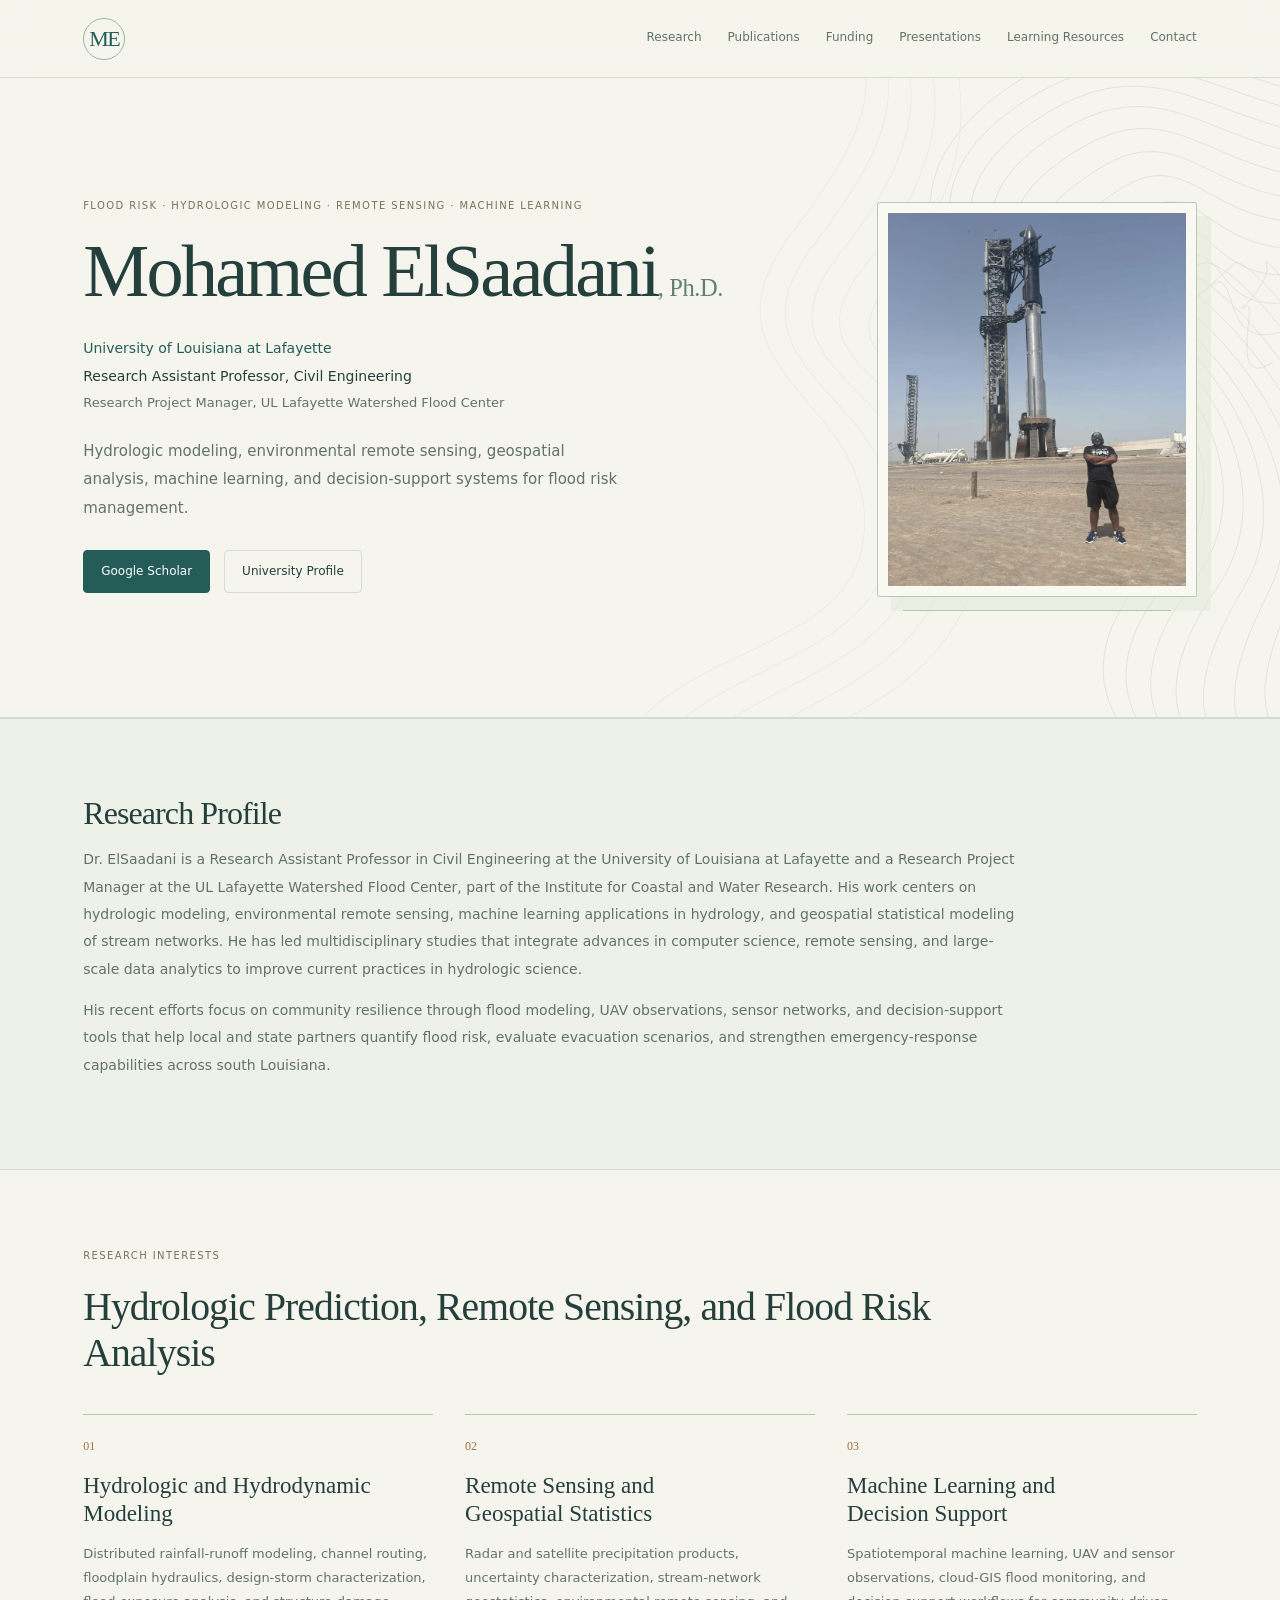
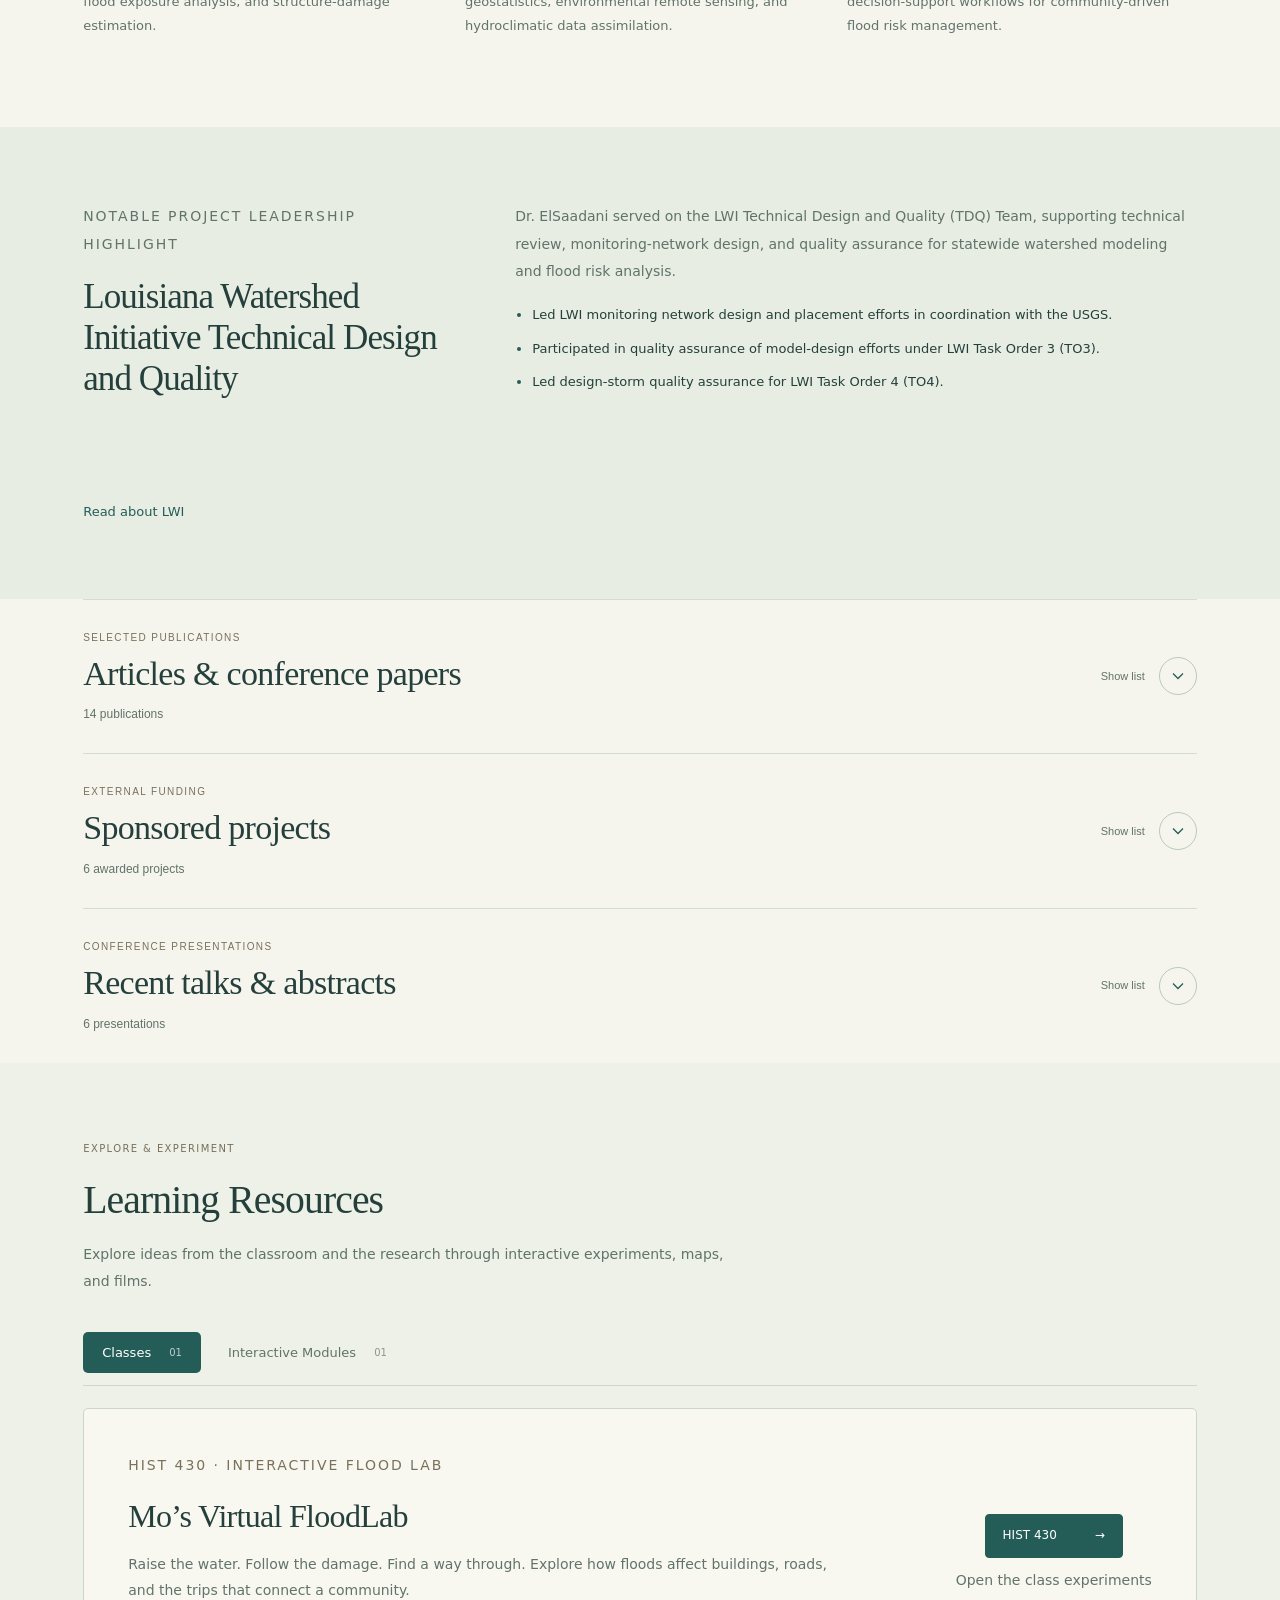
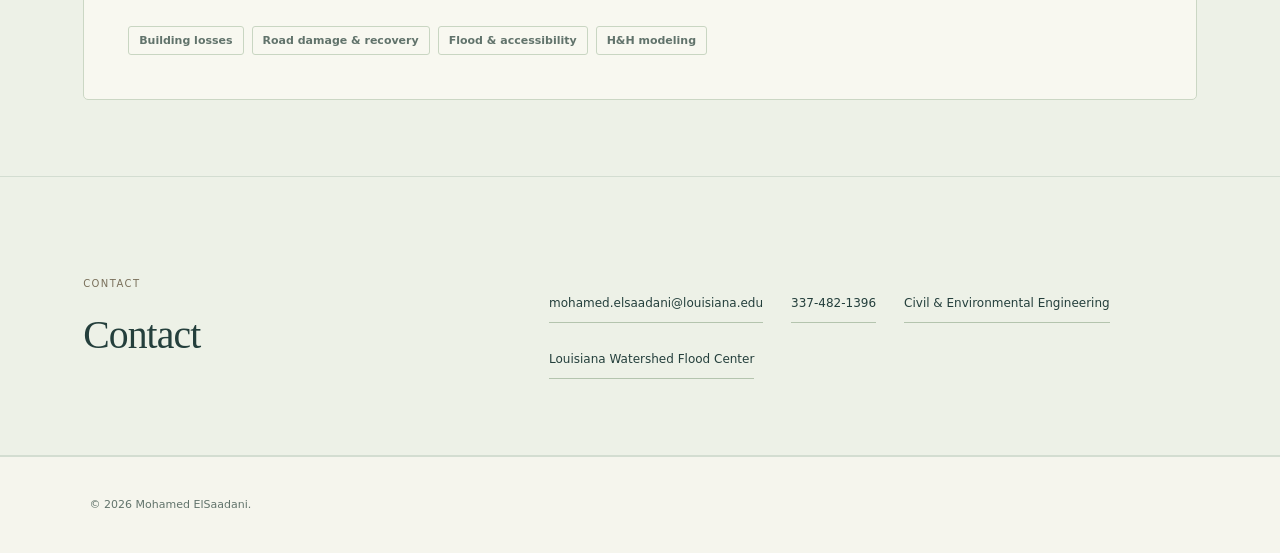
<file: index.html>
<!doctype html>
<html lang="en">
  <head>
    <meta charset="utf-8" />
    <meta http-equiv="Content-Security-Policy" content="default-src 'self'; script-src 'self' 'sha256-aiAibdXr4zorrBHYoEK4pJ7aDcI/mE4SyURngaMQX2s='; style-src 'self' 'unsafe-inline' https://fonts.googleapis.com; font-src 'self' https://fonts.gstatic.com; img-src 'self' data: blob: https://tile.openstreetmap.org; connect-src 'self'; worker-src 'self'; object-src 'none'; base-uri 'none'; form-action 'none'; frame-src 'none'">
    <meta name="referrer" content="strict-origin-when-cross-origin">
    <meta name="viewport" content="width=device-width, initial-scale=1" />
    <title>Mohamed ElSaadani, Ph.D. | Hydrology, Remote Sensing &amp; Flood Risk | UL Lafayette</title>
    <meta
      name="description"
      content="Mohamed ElSaadani, Ph.D. — Research Assistant Professor in Civil Engineering at the University of Louisiana at Lafayette and Research Project Manager at the UL Lafayette Watershed Flood Center. Hydrologic modeling, remote sensing, machine learning, and flood risk analysis."
    />
    <meta name="author" content="Mohamed ElSaadani" />
    <meta name="keywords" content="Mohamed ElSaadani, Elsaadani, mohamed elsaadani ph.d., mohamed elsaadani louisiana, UL Lafayette Watershed Flood Center, hydrologic modeling, remote sensing, flood risk, machine learning, Louisiana Watershed Initiative, Institute for Coastal and Water Research" />


    <meta name="robots" content="index,follow,max-image-preview:large,max-snippet:-1" />
    <meta name="googlebot" content="index,follow" />


    <link rel="canonical" href="https://melsaadani1.github.io/" />


    <meta property="og:type" content="profile" />
    <meta property="og:title" content="Mohamed ElSaadani, Ph.D. — UL Lafayette" />
    <meta property="og:description" content="Research Assistant Professor of Civil Engineering &amp; Research Project Manager, UL Lafayette Watershed Flood Center. Hydrologic modeling, remote sensing, machine learning, and flood risk analysis." />
    <meta property="og:site_name" content="Mohamed ElSaadani, Ph.D." />
    <meta property="og:url" content="https://melsaadani1.github.io/" />
    <meta property="og:image" content="https://melsaadani1.github.io/profile.jpg" />
    <meta property="og:image:alt" content="Mohamed ElSaadani, Ph.D." />
    <meta property="profile:first_name" content="Mohamed" />
    <meta property="profile:last_name" content="ElSaadani" />


    <meta name="twitter:card" content="summary_large_image" />
    <meta name="twitter:title" content="Mohamed ElSaadani, Ph.D. — UL Lafayette" />
    <meta name="twitter:description" content="Research Assistant Professor, UL Lafayette. Hydrology, remote sensing, and flood risk." />
    <meta name="twitter:image" content="https://melsaadani1.github.io/profile.jpg" />


    <script type="application/ld+json">
    {
      "@context": "https://schema.org",
      "@type": "Person",
      "name": "Mohamed ElSaadani",
      "givenName": "Mohamed",
      "familyName": "ElSaadani",
      "alternateName": ["Mohamed El Saadani", "Mohamed A. ElSaadani", "Mohamed ElSaadany"],
      "honorificSuffix": "Ph.D.",
      "jobTitle": "Research Assistant Professor of Civil Engineering; Research Project Manager, UL Lafayette Watershed Flood Center",
      "email": "mailto:mohamed.elsaadani@louisiana.edu",
      "url": "https://melsaadani1.github.io/",
      "image": "https://melsaadani1.github.io/profile.jpg",
      "worksFor": {
        "@type": "CollegeOrUniversity",
        "name": "University of Louisiana at Lafayette",
        "url": "https://louisiana.edu/",
        "department": "Civil Engineering; UL Lafayette Watershed Flood Center; Institute for Coastal and Water Research"
      },
      "alumniOf": [
        {"@type": "CollegeOrUniversity", "name": "University of Iowa"},
        {"@type": "CollegeOrUniversity", "name": "University of Louisiana at Lafayette"},
        {"@type": "CollegeOrUniversity", "name": "Cairo University"}
      ],
      "knowsAbout": [
        "Flood Risk", "Hydrologic Modeling", "Remote Sensing", "Machine Learning for Hydrology",
        "Louisiana Watershed Initiative", "Community Resilience", "Design Storms",
        "Radar Rainfall", "Satellite Rainfall"
      ],
      "sameAs": [
        "https://scholar.google.com/citations?user=o0lgBhgAAAAJ&hl=en",
        "https://orcid.org/0000-0002-0113-6175",
        "https://www.researchgate.net/profile/Mohamed-Elsaadani",
        "https://www.linkedin.com/in/mohamed-elsaadani-ph-d-9a96617b/",
        "https://louisiana.edu/directory/people/mohamed-elsaadani",
        "https://floodcenter.louisiana.edu/"
      ]
    }
    </script>

    <link rel="preconnect" href="https://fonts.googleapis.com" />
    <link rel="preconnect" href="https://fonts.gstatic.com" crossorigin />
    <link
      href="https://fonts.googleapis.com/css2?family=Inter:wght@400;500;600;700;800&family=Lora:wght@500;600&display=swap"
      rel="stylesheet"
    />
    <link rel="stylesheet" href="styles.css?v=20260926-learning" />
    <link rel="stylesheet" href="refinement.css?v=20261119-profile">
  </head>
  <body>
    <header class="site-header">
      <a class="brand" href="#top" aria-label="Mohamed ElSaadani home">
        <span>ME</span>
      </a>
      <nav aria-label="Primary navigation">
        <a href="#research">Research</a>
        <a href="#publications">Publications</a>
        <a href="#funding">Funding</a>
        <a href="#presentations">Presentations</a>
        <a href="#learning-resources">Learning Resources</a>
        <a href="#contact">Contact</a>
      </nav>
    </header>

    <main id="top">
      <section class="hero">
        <div class="hero-copy">
          <p class="eyebrow">Flood Risk &middot; Hydrologic Modeling &middot; Remote Sensing &middot; Machine Learning</p>
          <h1>Mohamed ElSaadani<span class="degree">, Ph.D.</span></h1>
          <p class="appointment">University of Louisiana at Lafayette</p>
          <p class="appointment professor">Research Assistant Professor, Civil Engineering</p>
          <p class="appointment secondary">Research Project Manager, UL Lafayette Watershed Flood Center</p>
          <p class="lede">
            Hydrologic modeling, environmental remote sensing, geospatial analysis, machine learning, and
            decision-support systems for flood risk management.
          </p>
          <div class="hero-actions" aria-label="Profile links">
            <a class="button primary" href="https://scholar.google.com/citations?user=o0lgBhgAAAAJ&hl=en">Google Scholar</a>
            <a class="button" href="https://louisiana.edu/directory/people/mohamed-elsaadani">University Profile</a>
          </div>
        </div>
        <aside class="profile-card" aria-label="Profile photo">
          <img
            class="profile-photo"
            src="profile.jpg"
            alt="Mohamed ElSaadani, Ph.D. — Research Assistant Professor, University of Louisiana at Lafayette"
            width="320" height="320"
            loading="eager"
            decoding="async"
          />
        </aside>
      </section>

      <section class="intro band">
        <div>
          <h2>Research Profile</h2>
          <p>
            Dr. ElSaadani is a Research Assistant Professor in Civil Engineering at the University of
            Louisiana at Lafayette and a Research Project Manager at the UL Lafayette Watershed Flood Center,
            part of the Institute for Coastal and Water Research. His work centers on hydrologic modeling,
            environmental remote sensing, machine learning applications in hydrology, and geospatial
            statistical modeling of stream networks. He has led multidisciplinary studies that integrate
            advances in computer science, remote sensing, and large-scale data analytics to improve current
            practices in hydrologic science.
          </p>
          <p>
            His recent efforts focus on community resilience through flood modeling, UAV observations, sensor
            networks, and decision-support tools that help local and state partners quantify flood risk,
            evaluate evacuation scenarios, and strengthen emergency-response capabilities across south
            Louisiana.
          </p>
        </div>
      </section>

      <section id="research" class="section">
        <div class="section-heading">
          <p class="eyebrow">Research Interests</p>
          <h2>Hydrologic Prediction, Remote Sensing, and Flood Risk Analysis</h2>
        </div>
        <div class="focus-grid">
          <article>
            <h3>Hydrologic and Hydrodynamic Modeling</h3>
            <p>
              Distributed rainfall-runoff modeling, channel routing, floodplain hydraulics, design-storm
              characterization, flood exposure analysis, and structure-damage estimation.
            </p>
          </article>
          <article>
            <h3>Remote Sensing and Geospatial Statistics</h3>
            <p>
              Radar and satellite precipitation products, uncertainty characterization, stream-network
              geostatistics, environmental remote sensing, and hydroclimatic data assimilation.
            </p>
          </article>
          <article>
            <h3>Machine Learning and Decision Support</h3>
            <p>
              Spatiotemporal machine learning, UAV and sensor observations, cloud-GIS flood monitoring, and
              decision-support workflows for community-driven flood risk management.
            </p>
          </article>
        </div>
      </section>

      <section class="lwi band">
        <div class="section-heading">
          <p class="eyebrow">Notable Project Leadership Highlight</p>
          <h2>Louisiana Watershed Initiative Technical Design and Quality</h2>
        </div>
        <div class="lwi-details">
          <p>
            Dr. ElSaadani served on the LWI Technical Design and Quality (TDQ) Team, supporting technical
            review, monitoring-network design, and quality assurance for statewide watershed modeling and flood
            risk analysis.
          </p>
          <ul>
            <li>Led LWI monitoring network design and placement efforts in coordination with the USGS.</li>
            <li>Participated in quality assurance of model-design efforts under LWI Task Order 3 (TO3).</li>
            <li>Led design-storm quality assurance for LWI Task Order 4 (TO4).</li>
          </ul>
        </div>
        <a class="text-link" href="https://locddr.la.gov/programs/louisiana-watershed-initiative">Read about LWI</a>
      </section>

      <section id="publications" class="section fold-section" aria-labelledby="publications-heading">
        <details class="section-disclosure">
          <summary>
            <h2 class="fold-heading" id="publications-heading">
              <span class="fold-title"><span class="eyebrow">Selected publications</span><span>Articles &amp; conference papers</span><span class="fold-count">14 publications</span></span>
              <span class="fold-control" aria-hidden="true"><span class="fold-open-label">Show list</span><span class="fold-close-label">Hide list</span><svg viewBox="0 0 24 24" fill="none"><path d="m6 9 6 6 6-6"/></svg></span>
            </h2>
          </summary>
          <div class="fold-content">
        <div class="publication-list">
          <article>
            <div class="pub-body">
              <h3><a href="https://doi.org/10.5194/nhess-26-5201-2026">Flood exposure and structure damage under deterministic design-storm and stochastic storm transposition rainfall scenarios: a case study in South Louisiana, USA</a></h3>
              <p><strong>M. ElSaadani</strong>, E. Habib, M. M. Morsy (2026). <em>Natural Hazards and Earth System Sciences</em>, 26, 5201–5218.</p>
              <p class="publication-recognition"><span>NHESS Highlight Paper</span></p>
            </div>
          </article>
          <article>
            <div class="pub-body">
              <h3><a href="https://www.sciencedirect.com/science/article/pii/S2212420926004073">Disparities in the identification of vulnerable communities due to design storm methods: A case study in the Vermilion River Watershed, Southern Louisiana, USA</a></h3>
              <p>C. Orgeron, <strong>M. ElSaadani</strong>, S. Hinojos, E. Habib (2026). <em>International Journal of Disaster Risk Reduction</em>, 144, 106395.</p>
            </div>
          </article>
          <article>
            <div class="pub-body">
              <h3><a href="https://www.frontiersin.org/journals/water/articles/10.3389/frwa.2026.1815142/full">Sustaining flood modeling systems as knowledge infrastructures: multi-level governance and inclusive stewardship—findings from Louisiana</a></h3>
              <p>E. H. Habib, L. Skilton, B. Miles, E. Meselhe, <strong>M. ElSaadani</strong>, K. Hu (2026). <em>Frontiers in Water</em>, 8, 1815142.</p>
            </div>
          </article>
          <article>
            <div class="pub-body">
              <div class="pub-title-line">
                <h3>A Stakeholder-Driven Approach for Enhancing Streamflow Monitoring Networks in Louisiana, USA</h3>
              </div>
              <p>E. Habib, <strong>M. ElSaadani</strong>, B. Miles, R. Miller, E. Meselhe, M. Allison, K. Hu (2025). <em>JAWRA Journal of the American Water Resources Association</em>, 61(2), e70007.</p>
            </div>
          </article>
          <article>
            <div class="pub-body">
              <h3><a href="https://ieeexplore.ieee.org/abstract/document/10646868">From Virtual Touch to Tesla Command: Unlocking Unauthenticated Control Chains From Smart Glasses for Vehicle Takeover</a></h3>
              <p>X. Zhang, Y. Tu, Y. Long, L. Shan, <strong>M. A. ElSaadani</strong>, K. Fu, Z. Lin, X. Hei (2024). <em>2024 IEEE Symposium on Security and Privacy (SP)</em>.</p>
              <p class="publication-award">Recipient of the prestigious <a href="https://sciences.louisiana.edu/node/599">Distinguished Paper Award</a> at IEEE S&amp;P 2024.</p>
            </div>
          </article>
          <article>
            <div class="pub-body">
              <div class="pub-title-line">
                <h3><a href="https://doi.org/10.3389/frwa.2023.1087076">Anchoring Tools to Communities: Perceptions of Flood Informational Tools</a></h3>
              </div>
              <p>E. H. Habib, B. Miles, L. Skilton, <strong>M. ElSaadani</strong>, A. C. Osland, E. Willis, R. Miller, T. Do, S. R. Barnes (2023). <em>Frontiers in Water</em>, 5, 1087076. <a class="publication-doi" href="https://doi.org/10.3389/frwa.2023.1087076">doi:10.3389/frwa.2023.1087076</a>.</p>
            </div>
          </article>
          <article>
            <div class="pub-body">
              <div class="pub-title-line">
                <h3><a href="https://doi.org/10.3389/frwa.2022.1016362">We Don't Want Your Water: Broadening Community Understandings of Flood Risk and Mitigation</a></h3>
              </div>
              <p>L. Skilton, A. C. Osland, E. Willis, E. H. Habib, S. R. Barnes, <strong>M. ElSaadani</strong>, B. Miles, T. Q. Do (2022). <em>Frontiers in Water</em>, 4, 1016362. <a class="publication-doi" href="https://doi.org/10.3389/frwa.2022.1016362">doi:10.3389/frwa.2022.1016362</a>.</p>
            </div>
          </article>
          <article>
            <div class="pub-body">
              <div class="pub-title-line">
                <h3><a href="https://doi.org/10.3389/frai.2021.636234">Assessment of a Spatiotemporal Deep Learning Approach for Hydroclimatic Prediction</a></h3>
              </div>
              <p><strong>M. ElSaadani</strong>, E. Habib, A. M. Abdelhameed, M. Bayoumi (2021). <em>Frontiers in Artificial Intelligence</em>, 4, 636234. <a class="publication-doi" href="https://doi.org/10.3389/frai.2021.636234">doi:10.3389/frai.2021.636234</a>.</p>
            </div>
          </article>
          <article>
            <div class="pub-body">
              <div class="pub-title-line">
                <h3><a href="https://doi.org/10.3390/rs12091477">Evaluation of Radar-Rainfall Products over Coastal Louisiana</a></h3>
              </div>
              <p>R. B. Sharif, E. H. Habib, <strong>M. ElSaadani</strong> (2020). <em>Remote Sensing</em>, 12(9), 1477. <a class="publication-doi" href="https://doi.org/10.3390/rs12091477">doi:10.3390/rs12091477</a>.</p>
            </div>
          </article>
          <article>
            <div class="pub-body">
              <div class="pub-title-line">
                <h3><a href="https://doi.org/10.1111/1752-1688.12627">An Investigation of Errors in Distributed Models' Stream Discharge Prediction Due to Channel Routing</a></h3>
              </div>
              <p><strong>M. ElSaadani</strong>, W. F. Krajewski, R. Goska, M. B. Smith (2018). <em>JAWRA Journal of the American Water Resources Association</em>, 54(3), 742-751. <a class="publication-doi" href="https://doi.org/10.1111/1752-1688.12627">doi:10.1111/1752-1688.12627</a>.</p>
            </div>
          </article>
          <article>
            <div class="pub-body">
              <div class="pub-title-line">
                <h3><a href="https://doi.org/10.1080/2150704X.2018.1475768">River-Network Based Characterization of Errors in Remotely Sensed Rainfall Products</a></h3>
              </div>
              <p><strong>M. ElSaadani</strong>, W. F. Krajewski, D. L. Zimmerman (2018). <em>Remote Sensing Letters</em>, 9(8), 743-752. <a class="publication-doi" href="https://doi.org/10.1080/2150704X.2018.1475768">doi:10.1080/2150704X.2018.1475768</a>.</p>
            </div>
          </article>
          <article>
            <div class="pub-body">
              <div class="pub-title-line">
                <h3><a href="https://doi.org/10.4236/jwarp.2017.97048">A Time-Based Framework for Evaluating Hydrologic Routing Methodologies Using Wavelet Transform</a></h3>
              </div>
              <p><strong>M. ElSaadani</strong>, W. F. Krajewski (2017). <em>Journal of Water Resource and Protection</em>, 9(7), 723-744. <a class="publication-doi" href="https://doi.org/10.4236/jwarp.2017.97048">doi:10.4236/jwarp.2017.97048</a>.</p>
            </div>
          </article>
          <article>
            <div class="pub-body">
              <div class="pub-title-line">
                <h3><a href="https://doi.org/10.1016/j.jag.2012.08.012">Inter-Comparison of Satellite Rainfall Products for Representing Rainfall Diurnal Cycle over the Nile Basin</a></h3>
              </div>
              <p>A. T. Haile, E. Habib, <strong>M. ElSaadani</strong>, T. H. M. Rientjes (2013). <em>International Journal of Applied Earth Observation and Geoinformation</em>, 21(1), 230-240. <a class="publication-doi" href="https://doi.org/10.1016/j.jag.2012.08.012">doi:10.1016/j.jag.2012.08.012</a>.</p>
            </div>
          </article>
          <article>
            <div class="pub-body">
              <div class="pub-title-line">
                <h3><a href="https://doi.org/10.1175/JAMC-D-11-0252.1">Climatology-Focused Evaluation of CMORPH and TMPA Satellite Rainfall Products over the Nile Basin</a></h3>
              </div>
              <p>E. Habib, <strong>M. ElSaadani</strong>, A. T. Haile (2012). <em>Journal of Applied Meteorology and Climatology</em>, 51(12), 2105-2121. <a class="publication-doi" href="https://doi.org/10.1175/JAMC-D-11-0252.1">doi:10.1175/JAMC-D-11-0252.1</a>.</p>
            </div>
          </article>
        </div>
          </div>
        </details>
      </section>

      <section id="funding" class="section fold-section" aria-labelledby="funding-heading">
        <details class="section-disclosure">
          <summary>
            <h2 class="fold-heading" id="funding-heading">
              <span class="fold-title"><span class="eyebrow">External funding</span><span>Sponsored projects</span><span class="fold-count">6 awarded projects</span></span>
              <span class="fold-control" aria-hidden="true"><span class="fold-open-label">Show list</span><span class="fold-close-label">Hide list</span><svg viewBox="0 0 24 24" fill="none"><path d="m6 9 6 6 6-6"/></svg></span>
            </h2>
          </summary>
          <div class="fold-content">
        <div class="funding-list">
          <article>
            <div>
              <div class="funding-title"><h3>Louisiana Watershed Initiative</h3><span>Project Manager</span></div>
              <p>Louisiana Office of Community Development &middot; watershed models, data, and flood-risk decision support</p>
            </div>
            <div class="funding-meta"><strong>$2.92M</strong><span class="status completed">Completed</span></div>
          </article>
          <article>
            <div>
              <div class="funding-title"><h3>Collaborative Research: RII Track-2 FEC: Reversing Disproportionate Climate Impacts of Hydroclimatic Extremes in Water-Rich Regions via Justice-Minded Research and Collaborative Adaptation Planning</h3><span>Senior Personnel</span></div>
              <p>National Science Foundation &middot; justice-minded adaptation planning for hydroclimatic extremes</p>
            </div>
            <div class="funding-meta"><strong>$2.95M</strong><span class="status ongoing">Ongoing</span></div>
          </article>
          <article>
            <div>
              <div class="funding-title"><h3>NSF-NFRF: A Collaboratively Designed and Managed Flood Resilience Framework for Affected Communities in the Caribbean Region</h3><span>Senior Personnel</span></div>
              <p>National Science Foundation NFRF &middot; collaboratively designed flood resilience</p>
            </div>
            <div class="funding-meta"><strong>$648.6K</strong><span class="status ongoing">Ongoing</span></div>
          </article>
          <article>
            <div>
              <div class="funding-title"><h3>Community-Scale Flood Prediction and Monitoring Using Machine-Learning Enabled Sensors and Cloud-Based GIS Solutions</h3><span>Co-PI</span></div>
              <p>Louisiana Board of Regents &middot; neighborhood-scale flood prediction, sensors, and cloud GIS</p>
            </div>
            <div class="funding-meta"><strong>$195.6K</strong><span class="status ongoing">Ongoing</span></div>
          </article>
          <article>
            <div>
              <div class="funding-title"><h3>CIVIC-PG Track A: Co-Created Pathways: Establishing Community and First Responder Collaboration for Equitable Evacuation and Emergency Sheltering During Extreme Floods</h3><span>Co-PI</span></div>
              <p>National Science Foundation CIVIC-PG &middot; community and first-responder collaboration</p>
            </div>
            <div class="funding-meta"><strong>$74.9K</strong><span class="status completed">Completed</span></div>
          </article>
          <article>
            <div>
              <div class="funding-title"><h3>Weather, Water, and Climate Forecasting (ETCD)</h3><span>Co-PI</span></div>
              <p>NOAA / UCAR &middot; operational water and climate forecasting applications</p>
            </div>
            <div class="funding-meta"><strong>$74.8K</strong><span class="status completed">Completed</span></div>
          </article>
        </div>
          </div>
        </details>
      </section>

      <section id="presentations" class="section fold-section" aria-labelledby="presentations-heading">
        <details class="section-disclosure">
          <summary>
            <h2 class="fold-heading" id="presentations-heading">
              <span class="fold-title"><span class="eyebrow">Conference presentations</span><span>Recent talks &amp; abstracts</span><span class="fold-count">6 presentations</span></span>
              <span class="fold-control" aria-hidden="true"><span class="fold-open-label">Show list</span><span class="fold-close-label">Hide list</span><svg viewBox="0 0 24 24" fill="none"><path d="m6 9 6 6 6-6"/></svg></span>
            </h2>
          </summary>
          <div class="fold-content">
        <div class="cards presentation-list">
          <article>
            <span>AGU25 &middot; Oral</span>
            <h3>Connecting Science and Communities</h3>
            <p>Cocreated and integrated approaches for understanding and addressing water hazards in a shifting hydroclimatic landscape.</p>
          </article>
          <article>
            <span>AGU25</span>
            <h3>Design Storm Methods & Vulnerable Communities</h3>
            <p>Disparities in identifying vulnerable communities due to design storm methods and spatial scale selection.</p>
          </article>
          <article>
            <span>AGU 2024</span>
            <h3>Neighborhood-Scale Flood Monitoring</h3>
            <p>Machine-learning enabled sensors and cloud-based GIS solutions for local flood monitoring.</p>
          </article>
          <article>
            <span>AGU 2024</span>
            <h3>Design Storm Selection & Structural Damage</h3>
            <p>Evaluating how design storm selection affects flood-induced structural damage assessments.</p>
          </article>
          <article>
            <span>AGU 2022</span>
            <h3>Community Flood Risk Understanding</h3>
            <p>Insights from a flood-prone community in South Louisiana.</p>
          </article>
          <article>
            <span>AGU 2020</span>
            <h3>Flood-Inducing Variables with Spatiotemporal ML</h3>
            <p>Modeling and forecasting hydroclimatic variables with machine-learning based approaches.</p>
          </article>
        </div>
          </div>
        </details>
      </section>

      <section id="learning-resources" class="section teaching" aria-labelledby="resources-title">
        <div class="section-heading">
          <p class="eyebrow">Explore &amp; Experiment</p>
          <h2 id="resources-title">Learning Resources</h2>
          <p>Explore ideas from the classroom and the research through interactive experiments, maps, and films.</p>
        </div>
        <div class="resource-tabs" role="tablist" aria-label="Learning resources">
          <button id="classes-tab" role="tab" aria-selected="true" aria-controls="classes">Classes <span>01</span></button>
          <button id="modules-tab" role="tab" aria-selected="false" aria-controls="interactive-modules" tabindex="-1">Interactive Modules <span>01</span></button>
        </div>
        <div id="classes" role="tabpanel" aria-labelledby="classes-tab" tabindex="0">
          <article class="course-card" aria-labelledby="course-title">
            <div class="course-copy">
              <p class="eyebrow">HIST 430 &middot; Interactive Flood Lab</p>
              <h3 id="course-title">Mo&rsquo;s Virtual FloodLab</h3>
              <p>Raise the water. Follow the damage. Find a way through. Explore how floods affect buildings, roads, and the trips that connect a community.</p>
              <ul class="course-topics" aria-label="Available experiments"><li>Building losses</li><li>Road damage &amp; recovery</li><li>Flood &amp; accessibility</li><li>H&amp;H modeling</li></ul>
            </div>
            <div class="course-action">
              <a class="button primary course-button" href="./mos-virtual-floodlab/" aria-describedby="course-help">HIST 430 <span aria-hidden="true">&rarr;</span></a>
              <p id="course-help">Open the class experiments</p>
            </div>
          </article>
        </div>
        <div id="interactive-modules" role="tabpanel" aria-labelledby="modules-tab" tabindex="0" hidden>
          <article class="course-card research-module" aria-labelledby="module-title">
            <div class="course-copy">
              <p class="eyebrow">ElSaadani et al. &middot; NHESS 2026</p>
              <h3 id="module-title">One watershed. Different design storms.</h3>
              <p>How does the rainfall pattern change who gets flooded? Follow the Vermilion River Basin study, then explore its rainfall, flood depth, building exposure, and terrain maps.</p>
              <ul class="course-topics" aria-label="Module contents"><li>Narrated research film</li><li>Interactive 3D watershed</li><li>Study maps</li></ul>
            </div>
            <div class="course-action">
              <a class="button primary course-button" href="./modules/nhess-2026/">Explore the module <span aria-hidden="true">&rarr;</span></a>
              <p>Watch the story. Explore the evidence.</p>
            </div>
          </article>
        </div>
      </section>


      <section id="contact" class="contact band">
        <div>
          <p class="eyebrow">Contact</p>
          <h2>Contact</h2>
        </div>
        <div class="contact-links">
          <a href="mailto:mohamed.elsaadani@louisiana.edu">mohamed.elsaadani@louisiana.edu</a>
          <a href="tel:+13374821396">337-482-1396</a>
          <a href="https://civil.louisiana.edu/about-us/faculty-staff">Civil & Environmental Engineering</a>
          <a href="https://floodcenter.louisiana.edu/">Louisiana Watershed Flood Center</a>
        </div>
      </section>
    </main>

    <footer>
      <p>&copy; <span id="year"></span> Mohamed ElSaadani.</p>
    </footer>

    <script src="script.js?v=20260927-folds"></script>
  </body>
</html>
</file>
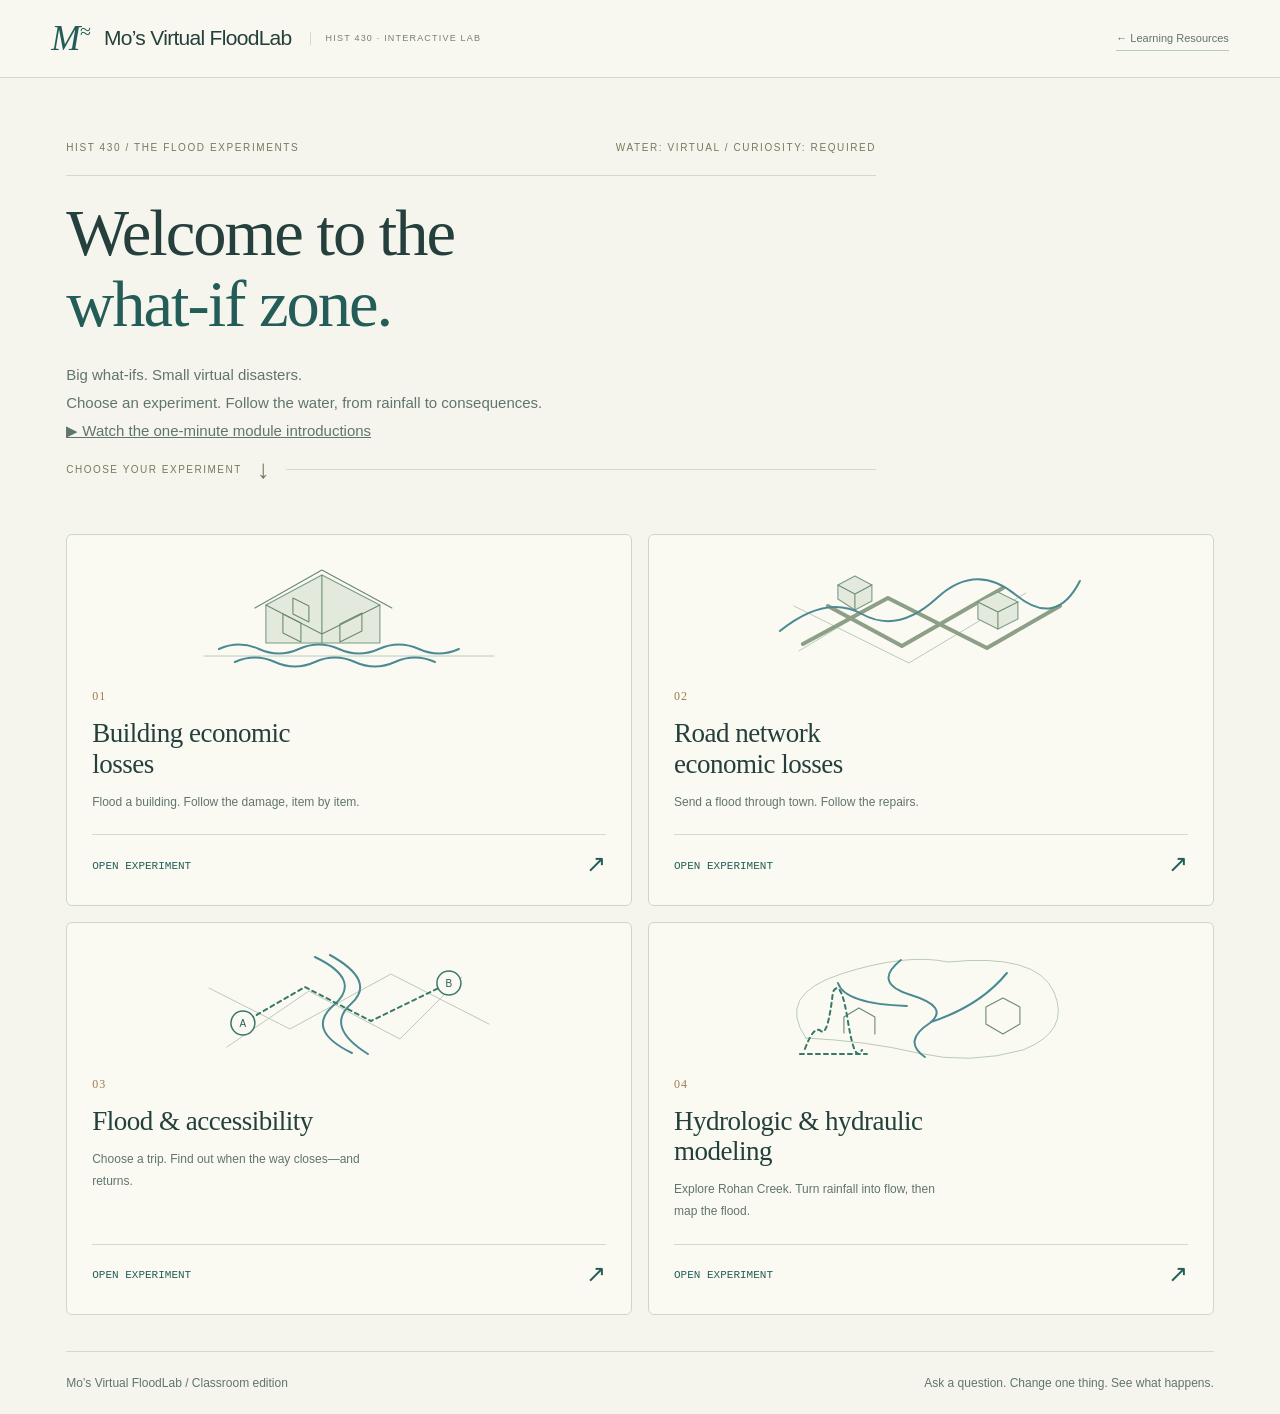
<file: mos-virtual-floodlab/index.html>
<!doctype html>
<html lang="en">
<head>
  <meta charset="utf-8">
  <meta http-equiv="Content-Security-Policy" content="default-src 'self'; script-src 'self' 'sha256-xAtMlUiJe37621sVZN7FuCORWiODFlAt4m+/AXDdLiQ='; style-src 'self' 'unsafe-inline' https://fonts.googleapis.com; font-src 'self' https://fonts.gstatic.com; img-src 'self' data: blob: https://tile.openstreetmap.org; connect-src 'self'; worker-src 'self'; object-src 'none'; base-uri 'none'; form-action 'none'; frame-src 'none'">
  <meta name="referrer" content="strict-origin-when-cross-origin"><meta name="viewport" content="width=device-width, initial-scale=1">
  <meta name="description" content="Welcome to Mo’s Virtual FloodLab. Choose an experiment and explore how flooding turns into economic losses, one what-if at a time.">
  <meta name="theme-color" content="#101e27"><title>Mo’s Virtual FloodLab</title>
  <link rel="icon" href="data:image/svg+xml,%3Csvg xmlns='http://www.w3.org/2000/svg' viewBox='0 0 64 64'%3E%3Crect width='64' height='64' rx='16' fill='%23101e27'/%3E%3Ctext x='12' y='46' fill='%23b1f4ce' font-size='43' font-family='sans-serif'%3EM%3C/text%3E%3C/svg%3E">
  <link rel="stylesheet" href="./style.css?v=visual-1">
  <link rel="stylesheet" href="./road.css?v=visual-1">
  <link rel="stylesheet" href="./vendor/leaflet/leaflet.css">
  <link rel="stylesheet" href="./access.css?v=visual-1">
  <link rel="stylesheet" href="./disclaimer.css?v=visual-1">
  <script type="importmap">{"imports":{"three":"./vendor/three.module.js","three/addons/controls/OrbitControls.js":"./vendor/OrbitControls.js"}}</script>
  <link rel="stylesheet" href="./refinement.css?v=1">
  <link rel="stylesheet" href="./hh-hub.css?v=20260928-1">
<link rel="stylesheet" href="./guides.css?v=20260928-intro2"></head>
<body data-module="home">
  <header class="topbar"><a class="brand" href="#home" aria-label="Mo’s Virtual FloodLab home"><span class="brand-mark">M<span>≈</span></span><span class="brand-name">Mo’s <span>Virtual FloodLab</span></span><span class="edition">HIST 430 · INTERACTIVE LAB</span></a><a class="resources-back" href="../#classes">← Learning Resources</a><div class="top-actions" hidden><button id="lesson-open" class="text-button">More challenges <span>↗</span></button><button id="about-open" class="icon-button" aria-label="About the model">?</button></div></header>
  <main>
    <section id="lab-welcome" class="lab-welcome" aria-labelledby="welcome-title">
      <div class="welcome-meta"><span>HIST 430 / THE FLOOD EXPERIMENTS</span><span>WATER: VIRTUAL / CURIOSITY: REQUIRED</span></div>
      <h1 id="welcome-title">Welcome to the<br><em>what-if zone.</em></h1>
      <p>Big what-ifs. Small virtual disasters.<br>Choose an experiment. Follow the water, from rainfall to consequences.</p>
      <p><a class="guide-library-link" href="./guides/">▶ Watch the one-minute module introductions</a></p>
      <div class="choose-prompt"><span>CHOOSE YOUR EXPERIMENT</span><span aria-hidden="true">↓</span></div>
    </section>
    <nav class="module-tabs" aria-label="Choose your experiment">
      <a id="building-module-link" class="module-tab" href="#buildings"><svg class="experiment-art" viewBox="0 0 320 120" aria-hidden="true"><path class="art-land" d="M15 98H305"/><path class="art-building" d="M77 85V47L133 17l58 30v38Z"/><path class="art-roof" d="m66 50 67-38 70 38M133 17v68M77 47l56 29 58-29"/><path class="art-detail" d="M94 56v19l18 9V65ZM151 66v18l22-11V55ZM120 48v16l-16-8V40Z"/><path class="art-water" d="M30 91q20-9 40 0t40 0t40 0t40 0t40 0t40 0M46 104q20-9 40 0t40 0t40 0t40 0t40 0"/></svg><span class="module-number">01</span><span class="module-copy"><strong>Building economic losses</strong><span>Flood a building. Follow the damage, item by item.</span></span><span class="module-status">OPEN EXPERIMENT <span aria-hidden="true">↗</span></span></a>
      <a id="road-module-link" class="module-tab road-tab" href="#roads"><svg class="experiment-art" viewBox="0 0 320 120" aria-hidden="true"><path class="art-land" d="m28 93 88-53 100 49 78-45M23 48l115 57 117-70"/><path class="art-road" d="m32 86 85-46 99 50 73-42M57 48l74 40 101-58"/><path class="art-building" d="M67 41V27l17-9 17 9v16l-17 9ZM207 61V44l20-10 20 10v17l-20 10Z"/><path class="art-detail" d="m67 27 17 9 17-9M84 36v16m123-8 20 10 20-10m-20 10v17"/><path class="art-water" d="M9 73q46-37 82-17t75-16 79-3 64-14"/></svg><span class="module-number">02</span><span class="module-copy"><strong>Road network economic losses</strong><span>Send a flood through town. Follow the repairs.</span></span><span class="module-status">OPEN EXPERIMENT <span aria-hidden="true">↗</span></span></a>
      <a id="access-module-link" class="module-tab" href="#accessibility"><svg class="experiment-art" viewBox="0 0 320 120" aria-hidden="true"><path class="art-land" d="m20 42 81 41 101-55 98 50M38 101l82-56 91 48 62-62"/><path class="art-water" d="M126 11q48 23 19 48t18 48M141 9q47 26 21 49t17 50"/><path class="art-route" d="m54 77 62-36 66 34 78-38"/><circle class="art-pin" cx="54" cy="77" r="12"/><circle class="art-pin" cx="260" cy="37" r="12"/><text x="54" y="81" text-anchor="middle">A</text><text x="260" y="41" text-anchor="middle">B</text></svg><span class="module-number">03</span><span class="module-copy"><strong>Flood &amp; accessibility</strong><span>Choose a trip. Find out when the way closes—and returns.</span></span><span class="module-status">OPEN EXPERIMENT <span aria-hidden="true">↗</span></span></a>
      <a class="module-tab" href="./hh-modeling/"><svg class="experiment-art" viewBox="0 0 320 120" aria-hidden="true"><path class="art-land" d="M35 92Q5 49 70 28T177 16Q266 7 283 46T252 104Q198 119 147 107T35 92Z"/><path class="art-water" d="M130 14Q101 37 140 49T159 77Q131 95 154 111M67 37Q74 58 136 60M236 27Q209 60 160 76"/><path class="art-detail" d="M215 78v-17l17-9 17 9v17l-17 10ZM73 87V71l15-9 16 9v17"/><path class="art-route" d="M29 108h67m-62-5q9-24 16-18t12-39q8-15 15 29t14 29"/></svg><span class="module-number">04</span><span class="module-copy"><strong>Hydrologic &amp; hydraulic modeling</strong><span>Explore Rohan Creek. Turn rainfall into flow, then map the flood.</span></span><span class="module-status">OPEN EXPERIMENT <span aria-hidden="true">↗</span></span></a>
    </nav>
    <section id="building-module" class="module-content" aria-label="Building economic losses" hidden>
    <section class="intro"><div><div class="eyebrow">EXPERIMENT 01 / BUILDING ECONOMIC LOSSES</div><h1>Every inch has a cost.</h1><p>Raise the water. Look inside. Find out what adds up.</p></div><div class="model-note"><span class="note-dot"></span> A learning model<span>Made-up values. Real connections.</span></div></section>
    <nav class="archetypes" aria-label="Choose a building">
      <button class="archetype active" data-building="house1" aria-pressed="true"><span class="archetype-code">01 / F1</span><span class="archetype-name">The one-story home</span><span class="archetype-desc">Crawlspace · 1 floor</span><span class="archetype-arrow">↗</span></button>
      <button class="archetype" data-building="house2" aria-pressed="false"><span class="archetype-code">02 / F3</span><span class="archetype-name">The two-story home</span><span class="archetype-desc">Crawlspace · 2 floors</span><span class="archetype-arrow">↗</span></button>
      <button class="archetype" data-building="clinic" aria-pressed="false"><span class="archetype-code">03 / F12</span><span class="archetype-name">The neighborhood clinic</span><span class="archetype-desc">Slab · medical equipment</span><span class="archetype-arrow">↗</span></button>
    </nav>
    <div class="workspace">
      <section class="scene-section" aria-label="Interactive 3D building">
        <div class="scene-toolbar"><div class="scene-label"><span class="live-dot"></span><span id="scene-title">F1 / CUTAWAY VIEW</span></div><div class="view-controls"><button id="cutaway" aria-pressed="true">Cutaway</button><select id="floor-view" aria-label="Floor visibility"><option value="all">All floors</option><option value="ground">Ground floor</option><option value="upper">Upper floor</option></select><button id="home-view" aria-label="Reset camera">Reset view</button><button id="fullscreen" aria-label="Expand 3D view">⛶</button></div></div>
        <div id="scene"><div id="loading">Building your view…</div><div id="hover-tip" class="hover-tip" hidden></div><div class="scene-water-label"><span>PEAK WATER LEVEL</span><strong id="water-label">4.3 <small>ft</small></strong><span id="floor-label">1.0 ft above first floor</span></div><div class="compass" aria-hidden="true">N<br><span>↑</span></div><div class="scene-hint">Drag to orbit <span>·</span> Scroll to zoom <span>·</span> Click an item</div><div id="damage-toast" class="damage-toast" aria-live="polite"></div><div class="scene-key"><span><i class="water-key"></i>Water</span><span><i class="damage-key"></i>Damage</span></div></div>
        <div class="water-controls"><div class="water-control-heading"><div><span class="eyebrow">SET THE FLOOD</span><label for="depth">Water level <small>above ground</small></label></div><div class="depth-number"><input id="depth-number" type="number" min="0" max="18" step="0.1" aria-label="Water level in feet above ground"><span>ft</span></div><button id="play" class="play-button" aria-pressed="false">▶ <span>Raise water</span></button></div><input id="depth" type="range" min="0" max="18" step="0.02" value="4.28" aria-label="Peak water depth above ground"><div class="slider-labels"><span>Ground · 0 ft</span><span id="floor-datum">First floor · 3.3 ft</span><span id="max-depth">18 ft</span></div><div class="presets"><span>Quick experiments</span><button data-inside="dry">Dry</button><button data-inside="1">1 ft inside</button><button data-inside="2">2 ft inside</button><button data-inside="3">3 ft inside</button><button data-inside="6">6 ft inside</button></div></div>
        <section id="inspector" class="inspector" aria-live="polite"><div class="inspector-top"><div><span id="item-category" class="eyebrow">SELECTED COMPONENT / CONTENTS</span><h2 id="item-name">Stove / range</h2></div><span id="item-state" class="state-pill">Partly damaged</span></div><div class="equation"><div><span>Assumed value</span><strong id="item-value">$1,200</strong></div><span class="operator">×</span><div><span>Damage percentage</span><strong id="item-damage">75%</strong></div><span class="operator">=</span><div class="item-loss-wrap"><span>Cost of damage</span><strong id="item-loss">$900</strong></div></div><div class="inspector-bottom"><p id="item-explanation"></p><button id="elevate" class="small-button">Raise item 2 ft ↑</button></div><div id="savings" class="savings" hidden></div></section>
      </section>
      <aside class="loss-panel"><div class="panel-heading"><div class="eyebrow">THE DAMAGE RECEIPT</div><h2>See what adds up.</h2><p>Each red object contributes to these totals.</p></div><div class="total-line"><div><span>Combined estimated loss</span><strong id="total-loss">$0</strong></div><span id="total-percent"></span></div><div class="loss-splits"><button id="contents-summary" class="loss-stat contents-stat"><span><i></i>Contents</span><strong id="contents-loss"></strong><small id="contents-percent"></small></button><button id="building-summary" class="loss-stat building-stat"><span><i></i>Building</span><strong id="building-loss"></strong><small id="building-percent"></small></button></div><div class="chart-heading"><span>Depth–damage functions</span><button id="chart-mode" class="text-button">Show dollars</button></div><div id="chart-container"><svg id="damage-chart" role="img" aria-label="Contents and building loss versus water depth"></svg><div id="chart-tooltip" hidden></div></div><div class="chart-foot"><span><i class="contents-line"></i>Contents</span><span><i class="building-line"></i>Building</span><span id="chart-unit">% of category value</span></div><div class="receipt-tabs" role="tablist" aria-label="Damage receipt category"><button id="contents-tab" role="tab" aria-selected="true" aria-controls="receipt" data-category="contents">Contents <span id="contents-count"></span></button><button id="building-tab" role="tab" aria-selected="false" aria-controls="receipt" data-category="building">Building <span id="building-count"></span></button></div><div class="receipt-head"><span>COMPONENT / VALUE</span><span>DAMAGE → LOSS</span></div><div id="receipt" role="tabpanel" aria-labelledby="contents-tab"></div><div class="receipt-total"><span id="receipt-total-label">Contents subtotal</span><strong id="receipt-subtotal"></strong></div><div class="receipt-note">Loss = sum of each component’s value × its damage fraction.</div></aside>
    </div>
    <footer><span>Built for curiosity, not prediction.</span><span>Archetypes informed by <a href="https://www.mdpi.com/2073-4441/12/8/2277" target="_blank" rel="noopener">Nofal &amp; van de Lindt (2020) ↗</a><button id="assumptions">Model assumptions</button></span></footer>
    </section>
    <section id="road-module" class="module-content road-module" aria-labelledby="road-title" hidden>
      <div class="road-intro"><div><span class="eyebrow">EXPERIMENT 02 / ROAD ECONOMIC LOSSES</span><h1 id="road-title">The water leaves. <br>The work remains.</h1><p>Choose a flood. Explore the red roads. Watch the town recover.</p></div><div class="road-intro-guide"><button id="road-guide-start" aria-haspopup="dialog">Guided experiment <span>↗</span></button><span>6 short steps · flood, inspect, repair</span></div></div>
      <div id="road-lab"></div>
    </section>
    <section id="access-module" class="module-content" aria-labelledby="access-title" hidden><div class="access-intro"><div><span class="eyebrow">EXPERIMENT 03 / FLOOD &amp; ACCESSIBILITY</span><h1 id="access-title">Is there still a way through?</h1><p>Two points. Real streets. A route that changes with the flood.</p></div><div><strong>6 inches changes the trip.</strong>Roads close at 6 in of water.<br>Watch detours, isolation and reconnection.</div></div><div id="access-lab"></div></section>
    <footer id="hub-footer"><span>Mo’s Virtual FloodLab / Classroom edition</span><span>Ask a question. Change one thing. See what happens.</span></footer>
  </main>
  <dialog id="about"><div class="dialog-header"><span class="eyebrow">ABOUT THIS DEMONSTRATION</span><button class="close-dialog" aria-label="Close assumptions">×</button></div><h2>A simple model.<br>A visible chain of cause and effect.</h2><p>The 3D layouts, replacement values, and component depth–damage curves are invented for teaching. They are not fitted or reproduced results from the cited paper.</p><dl><dt>What comes from the study?</dt><dd>Archetype F1 is a one-story home on a crawlspace; F3 has two stories on a crawlspace; F12 is a hospital/clinic. The houses use the study’s 1 m (3.28 ft) first-floor elevation. The clinic layout is a simplified one-story interpretation.</dd><dt>What does the water control mean?</dt><dd>Peak flood depth above ground. The second readout shows depth relative to the first floor. Indoor and outdoor water levels are assumed equal. Lowering the slider compares a smaller hypothetical flood; it does not repair damage from a previous event.</dd><dt>How are losses calculated?</dt><dd>Each component has a value and a piecewise linear depth–damage function relative to its floor. Loss is value × damage fraction. Category curves sum those losses, divided by each category’s own total value. Framing, roof, foundation, finishes, systems and contents are counted once. Land and indirect losses are excluded.</dd><dt>What does red mean?</dt><dd>More red means a larger modeled damage fraction. Red on an assembly represents repair loss, not a prediction of collapse or loss of structural safety. Foundations have small assumed repair fractions; sensitive contents can reach full replacement.</dd><dt>What is simplified?</dt><dd>There is no flood duration, velocity, contamination, water pressure, drying, or hydraulic simulation. The two-story model assumes a 3.2 m floor-to-floor height. Elevating an item shifts its damage curve up by 2 ft, without modeling installation costs or feasibility.</dd><dt>Why does 100% sometimes say “replace”?</dt><dd>In this demonstration, full loss of an individual item means its assumed replacement cost. Intermediate damage is an illustrative repair/replacement fraction, not a probability of failure.</dd></dl><a href="https://www.mdpi.com/2073-4441/12/8/2277" target="_blank" rel="noopener">Read the archetype study ↗</a></dialog>
  <dialog id="lesson" aria-labelledby="lesson-title"><div class="dialog-header"><span class="eyebrow">GUIDED EXPERIMENT <span id="lesson-counter">01 / 04</span></span><button class="close-dialog" aria-label="Close experiment">×</button></div><div class="lesson-number" id="lesson-number">01</div><h2 id="lesson-title"></h2><p id="lesson-text"></p><ol id="lesson-steps"></ol><div class="lesson-takeaway"><strong>What to notice</strong><p id="lesson-takeaway"></p></div><div class="lesson-actions"><button id="lesson-apply" class="primary-button">Set up this experiment ↗</button><button id="lesson-next" class="small-button">Next experiment →</button></div></dialog>
  <noscript>This tutorial needs JavaScript to display the building and calculate damage.</noscript>
  <script src="./vendor/leaflet/leaflet.js"></script>
  <script type="module" src="./src/app.js?v=20260928-intro2"></script>
</body>
</html>
</file>
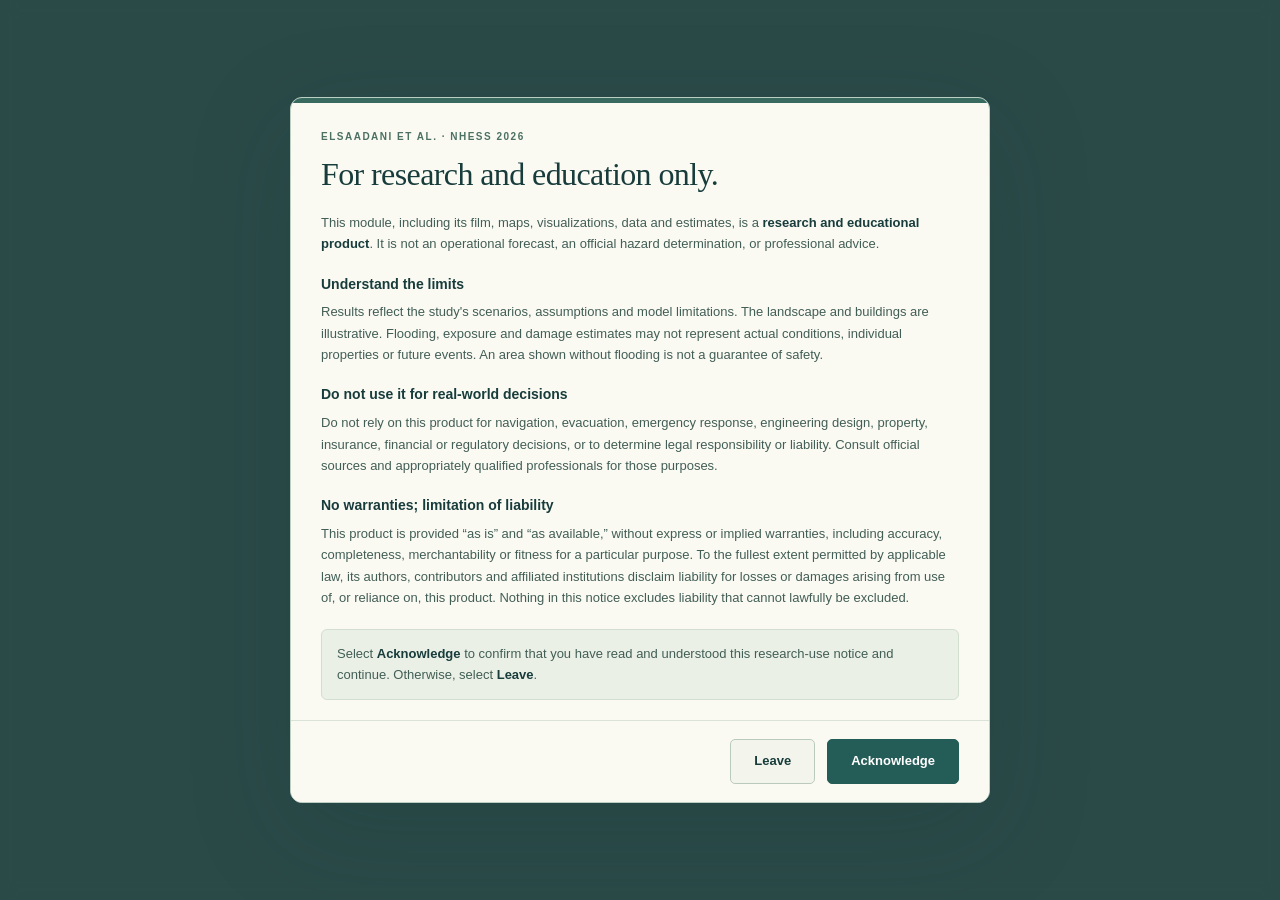
<file: modules/nhess-2026/index.html>
<!doctype html>
<html lang="en"><head><meta charset="utf-8"><meta name="viewport" content="width=device-width,initial-scale=1">
<meta name="description" content="Explore the Vermilion River Basin study through a narrated film and interactive maps of design rainfall, flooding, building exposure, and height above drainage.">
<meta name="theme-color" content="#163b3b"><title>Design storms in the Vermilion Basin · ElSaadani et al.</title>
<link rel="stylesheet" href="./module.css?v=1"><link rel="icon" href="data:,">
<link rel="stylesheet" href="./research-notice.css?v=1">
</head><body data-research-locked>
<dialog id="research-notice" open closedby="none" aria-modal="true" aria-labelledby="research-notice-title" aria-describedby="research-notice-intro">
  <div class="notice-heading"><p class="notice-kicker">ElSaadani et al. · NHESS 2026</p><h2 id="research-notice-title" tabindex="-1">For research and education only.</h2></div>
  <div class="notice-copy">
    <p id="research-notice-intro">This module, including its film, maps, visualizations, data and estimates, is a <strong>research and educational product</strong>. It is not an operational forecast, an official hazard determination, or professional advice.</p>
    <h3>Understand the limits</h3>
    <p>Results reflect the study's scenarios, assumptions and model limitations. The landscape and buildings are illustrative. Flooding, exposure and damage estimates may not represent actual conditions, individual properties or future events. An area shown without flooding is not a guarantee of safety.</p>
    <h3>Do not use it for real-world decisions</h3>
    <p>Do not rely on this product for navigation, evacuation, emergency response, engineering design, property, insurance, financial or regulatory decisions, or to determine legal responsibility or liability. Consult official sources and appropriately qualified professionals for those purposes.</p>
    <h3>No warranties; limitation of liability</h3>
    <p>This product is provided “as is” and “as available,” without express or implied warranties, including accuracy, completeness, merchantability or fitness for a particular purpose. To the fullest extent permitted by applicable law, its authors, contributors and affiliated institutions disclaim liability for losses or damages arising from use of, or reliance on, this product. Nothing in this notice excludes liability that cannot lawfully be excluded.</p>
    <p class="notice-understanding">Select <strong>Acknowledge</strong> to confirm that you have read and understood this research-use notice and continue. Otherwise, select <strong>Leave</strong>.</p>
    <p id="research-notice-error" role="status" hidden>The module could not start. Select Acknowledge to try again, or Leave to return to Learning Resources.</p>
    <noscript><p>JavaScript is required to acknowledge this notice and open the module. You can still select Leave.</p></noscript>
  </div>
  <div class="notice-actions"><a href="../../#interactive-modules">Leave</a><button id="research-acknowledge" type="button" disabled>Acknowledge</button></div>
</dialog>

<header data-research-content hidden inert class="site-bar"><a href="../../#interactive-modules">← Learning Resources</a><span>INTERACTIVE MODULE <b>01</b></span><a href="./map/">Open the map ↗</a></header>
<main data-research-content hidden inert>
  <section class="hero">
    <div class="hero-copy"><p class="eyebrow">ElSaadani et al. · NHESS 2026</p><h1>One watershed.<br>Different <em>design storms.</em></h1><p class="lede">Where the rain falls changes who gets flooded.</p><p>Explore how the spatial pattern of design rainfall changes modeled flood exposure and building damage in Louisiana’s Vermilion River Basin.</p>
      <div class="actions"><a class="button primary" href="#film">▶ Watch the film <small>3 min 33 sec</small></a><a class="button secondary" href="./map/">Explore the watershed ↗</a></div>
      <p class="authors">Mohamed ElSaadani · Emad Habib · Mohamed M. Morsy</p>
    </div>
    <a class="hero-visual" href="./map/" aria-label="Explore the interactive Vermilion watershed"><img src="./media/map-preview.png" alt="An illustrative three-dimensional view of Lafayette, the Vermilion River, and wooded wetlands" width="1000" height="620"><span class="image-caption"><span>LOUISIANA · VERMILION RIVER BASIN</span><b>Enter the interactive landscape ↗</b></span></a>
  </section>
  <section class="pathway" aria-label="Explore the study"><div><span>01</span><h2>Start with the story</h2><p>A short film introduces design storms, the comparison, and the findings.</p></div><div><span>02</span><h2>Follow the rainfall</h2><p>Compare the uniform Atlas 14 design storm with three spatial SST examples.</p></div><div><span>03</span><h2>Explore the consequences</h2><p>Look at flood depth, inundated-building clusters, and height above drainage.</p></div></section>
  <section id="film" class="film-section"><div class="section-head"><div><p class="eyebrow">The study, in a few minutes</p><h2>Why the design storm matters.</h2></div><p>From the rainfall assumption to flood exposure and structural damage.</p></div>
    <div class="player"><video id="film-player" controls playsinline preload="none" poster="./media/full-film-poster.jpg"><source src="./media/vermilion-design-storm-study.mp4" type="video/mp4"></video><div class="player-footer"><span>Narrated film · captions included</span><a href="./media/vermilion-design-storm-study.mp4" download>Download MP4 ↓</a></div></div>
    <h3 class="chapter-heading">Explore the chapters</h3><div id="chapters" class="chapters" aria-label="Film chapters"></div>
    <div class="map-invite"><div><h3>Now explore the maps yourself.</h3><p>Choose a map and a scenario, then move between the basin and its neighborhoods.</p></div><a class="button primary" href="./map/">Open the interactive map ↗</a></div>
  </section>
  <section class="study-note"><p class="eyebrow">About this module</p><h2>Research you can explore.</h2><p>This module accompanies <a href="https://doi.org/10.5194/nhess-26-5201-2026" target="_blank" rel="noopener">Flood exposure and structure damage under deterministic design-storm and stochastic storm transposition rainfall scenarios: a case study in South Louisiana, USA</a>. It presents study results using an illustrative 3D landscape.</p><p>The three SST examples are individual storms. SSTmax combines the greatest flood depth at each location across all 50 SST simulations; it is an ensemble envelope, not a single event. HAND describes height above the connected drainage channel, not flood depth.</p><p class="credit">Rainfall, flood, cluster, and HAND layers: study data. Terrain and buildings: illustrative. Roads © <a href="https://www.openstreetmap.org/copyright" target="_blank" rel="noopener">OpenStreetMap contributors</a>. Film includes AI narration; study chart by the authors, CC BY 4.0.</p></section>
</main><footer data-research-content hidden inert><a href="../../#interactive-modules">← Back to Learning Resources</a><span>ElSaadani et al. · Vermilion River Basin</span></footer>
<script src="./research-notice.js?v=1" data-entry="./module.js?v=1" defer></script></body></html>
</file>
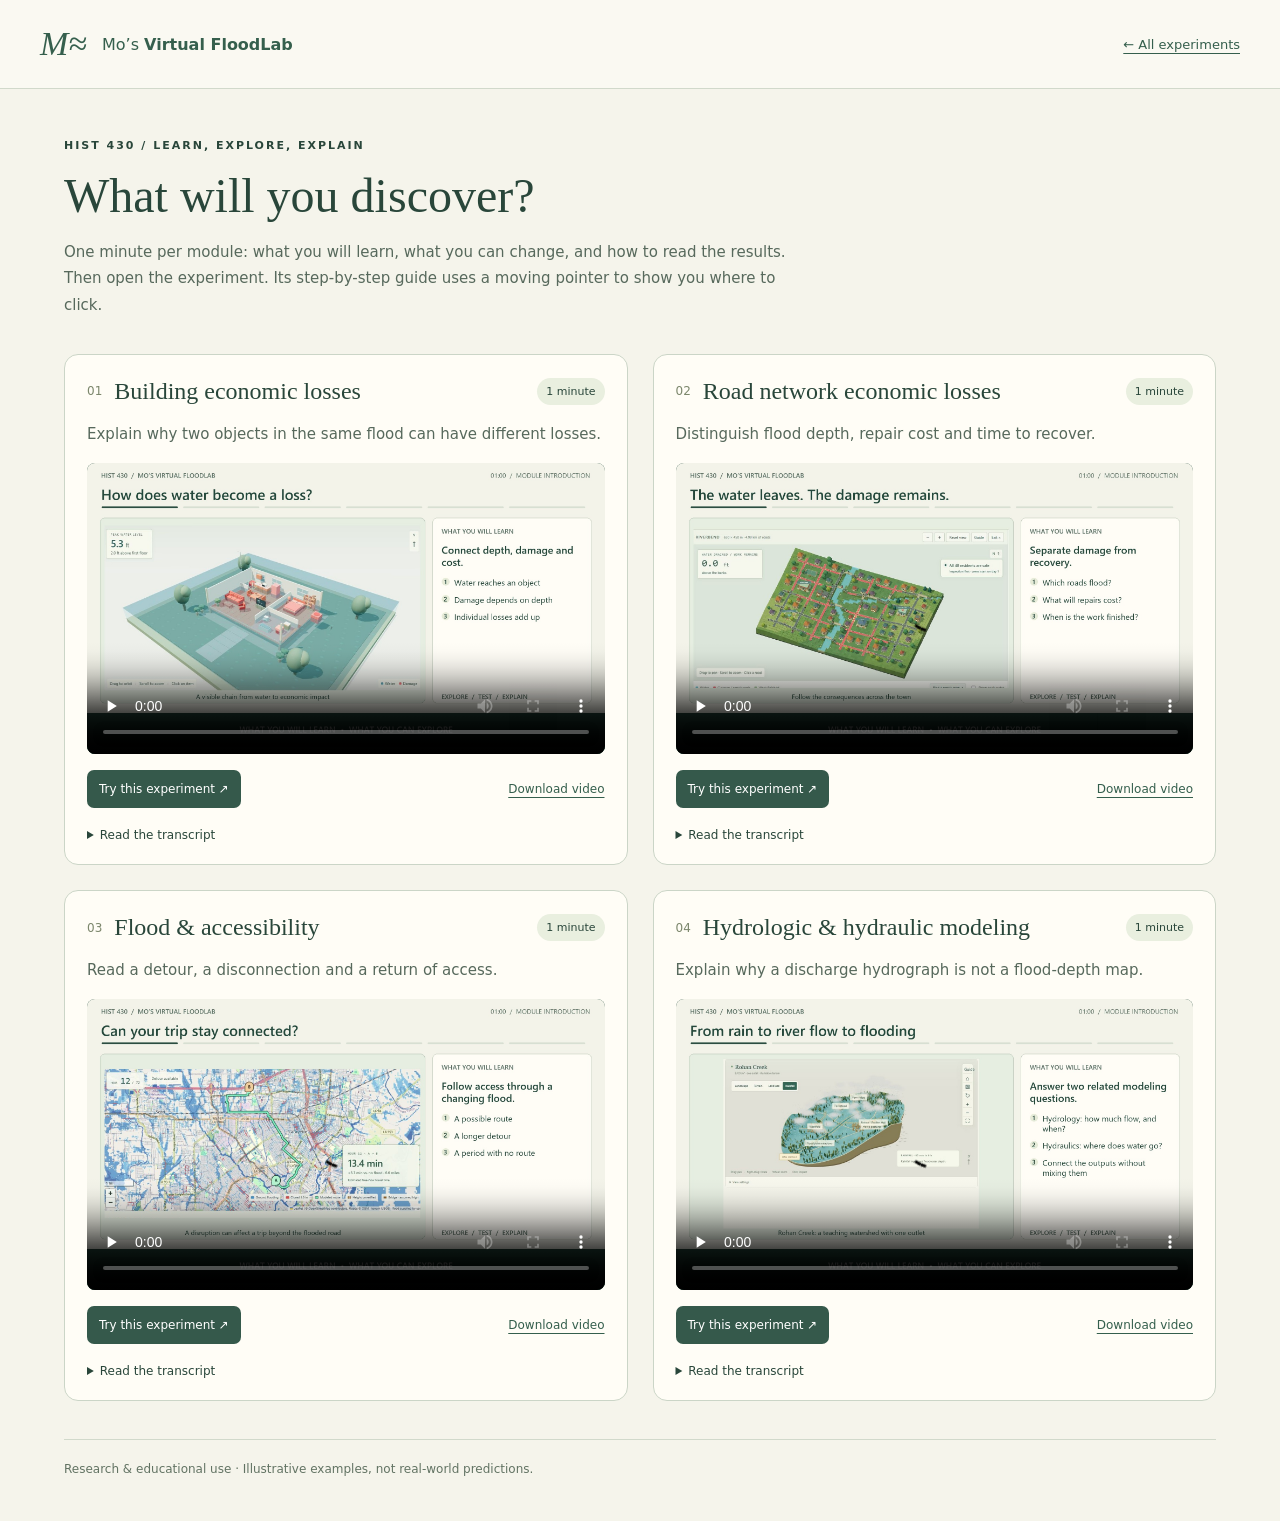
<file: mos-virtual-floodlab/guides/index.html>
<!doctype html>
<html lang="en"><head><meta charset="utf-8"><meta name="viewport" content="width=device-width,initial-scale=1"><title>Module introductions · HIST 430 · Mo’s Virtual FloodLab</title><meta name="description" content="One-minute introductions to what you will learn and explore in each HIST 430 flood experiment."><link rel="icon" href="data:,"><link rel="stylesheet" href="./library.css"></head><body>
<header><a href="../#home" class="brand">M≈ <span>Mo’s <b>Virtual FloodLab</b></span></a><a href="../#home">← All experiments</a></header>
<main><section class="intro"><span class="eyebrow">HIST 430 / LEARN, EXPLORE, EXPLAIN</span><h1>What will you discover?</h1><p>One minute per module: what you will learn, what you can change, and how to read the results. Then open the experiment. Its step-by-step guide uses a moving pointer to show you where to click.</p></section><div id="guide-library" class="library"></div><footer>Research & educational use · Illustrative examples, not real-world predictions.</footer></main><script type="module" src="./library.js?v=20260928-intro2"></script></body></html>
</file>
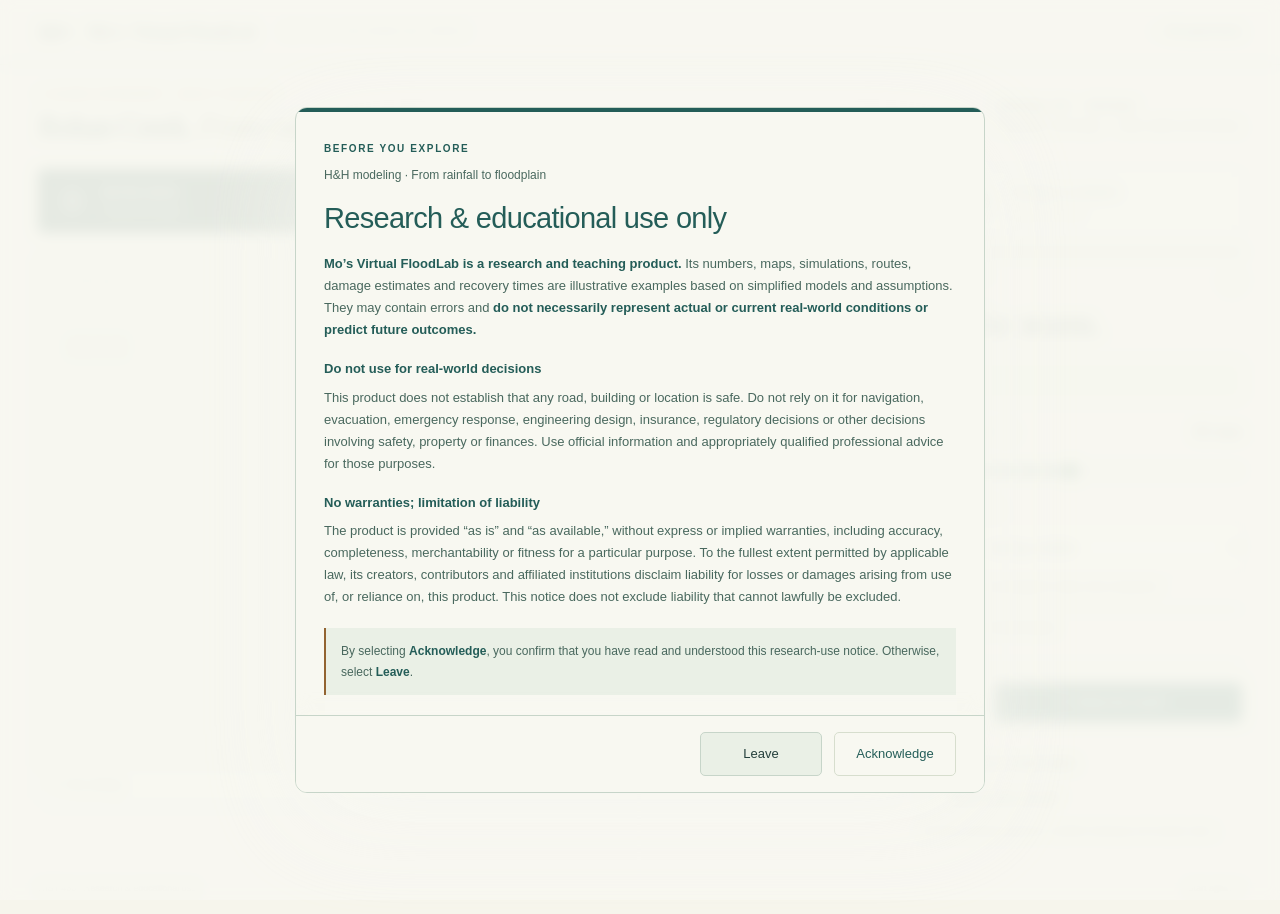
<file: mos-virtual-floodlab/hh-modeling/index.html>
<!doctype html>
<html lang="en"><head><meta charset="utf-8"><meta name="viewport" content="width=device-width,initial-scale=1"><meta name="theme-color" content="#e9eddf"><meta name="description" content="Explore Rohan Creek in four guided steps: rainfall, runoff, hydrographs, and illustrative flooding. An interactive HIST 430 teaching experiment."><link rel="canonical" href="https://melsaadani1.github.io/mos-virtual-floodlab/hh-modeling/"><title>Rohan Creek · Four steps from rain to flood · HIST 430</title><link rel="icon" href="data:,"><link rel="stylesheet" href="../disclaimer.css"><link rel="stylesheet" href="./style.css?v=20260928-1"><link rel="stylesheet" href="./journey.css?v=20260928-1"><link rel="stylesheet" href="./equations.css?v=20260928-1"><script type="importmap">{"imports":{"three":"../vendor/three.module.js","three/addons/controls/OrbitControls.js":"../vendor/OrbitControls.js"}}</script><link rel="stylesheet" href="../guides.css?v=20260928-intro2"></head><body>
<header class="masthead"><a href="../#home" class="wordmark"><span class="monogram">M≈</span> Mo’s <b>Virtual FloodLab</b></a><span class="course">HIST 430 / THE MODELING SERIES</span><a href="../#home" class="back-link">← All experiments</a></header>
<main id="experience" inert><section class="intro"><div><p class="eyebrow">A GUIDED EXPERIMENT · ABOUT 5 MINUTES</p><h1>Rohan Creek.<em> From rain to flood.</em></h1></div><p><strong>Hydrology: rain → discharge.</strong><br>Hydraulics: discharge → water depth and flooding.</p></section>
<div class="workspace" id="workspace">
<nav id="steps" class="stepper" aria-label="Four learning steps">
<button data-step="0" aria-current="step"><b>1</b><span>Set the storm<small>Choose the inputs</small></span></button>
<button data-step="1" disabled><b>2</b><span>Follow the runoff<small>Hydrology → flow</small></span></button>
<button data-step="2" disabled><b>3</b><span>See the flooding<small>Hydraulics → depth</small></span></button>
<button data-step="3" disabled><b>4</b><span>Change & compare<small>Cause and effect</small></span></button>
</nav>
<section class="laboratory" aria-label="Watershed laboratory">   <div class="world-wrap" id="world-wrap">
    <div id="world" role="region" aria-label="Explore the Rohan Creek watershed"><div id="loading"><span class="loading-orbit"></span><strong>Growing a small watershed…</strong></div></div>
    <div class="map-title"><span class="live-dot"></span><div><strong>Rohan Creek</strong><small><span id="basin-area">8.72</span> km² · one outlet · illustrative terrain</small></div></div>
    <div class="layer-tray" role="group" aria-label="Watershed input layers"><button data-layer="landscape" aria-pressed="true">Landscape</button><button data-layer="terrain" aria-pressed="false">Terrain</button><button data-layer="landuse" aria-pressed="false">Land use</button><button data-layer="rainfall" aria-pressed="false">Rainfall</button><button data-layer="mesh" aria-pressed="false">Mesh</button></div>
    <div class="camera-tools" aria-label="Camera controls"><button id="camera-home" title="Reset view" aria-label="Reset camera">⌂</button><button id="camera-top" title="Top view" aria-label="Top view">▧</button><button id="camera-rotate" title="Rotate view" aria-label="Rotate camera">↻</button><button id="camera-plus" title="Zoom in" aria-label="Zoom in">+</button><button id="camera-minus" title="Zoom out" aria-label="Zoom out">−</button><button id="expand" title="Expand laboratory" aria-label="Expand laboratory" aria-pressed="false">⛶</button></div>
    <div id="map-scenario" class="map-scenario" hidden></div><div class="north" aria-hidden="true">N<span>↑</span></div>
    <div class="map-legend" id="map-legend"><span class="legend-title">READ THE LANDSCAPE</span><p>A ridge defines the basin. Every tributary leads to the same outlet.</p></div>
    <div class="map-inspector" id="map-inspector" hidden><button id="inspect-close" aria-label="Close location details">×</button><span class="eyebrow">AT THIS LOCATION</span><h3 id="inspect-title">Selected location</h3><div id="inspect-values"></div></div>
    <div class="process-caption" id="process-caption" hidden></div><section class="process-lens" id="process-lens" aria-label="Selected water-cycle process" hidden></section>
    <div class="map-hint">Drag: pan <span>·</span> Right-drag: rotate <span>·</span> Wheel: zoom <span>·</span> Click: inspect</div>
    <div class="compute-cover" id="computing" hidden><span class="loading-orbit"></span><strong>Routing water across the mesh</strong><p>Balancing water between neighboring cells…</p><progress id="compute-progress" value="0" max="1"></progress><button id="cancel-compute">Cancel</button></div>
   </div>

<div id="process-strip" class="process-strip" aria-label="Water-cycle processes" hidden><span>WATCH THE PROCESSES</span><button data-process="rainfall">↓ Rain</button><button data-process="infiltration">↧ Infiltration</button><button data-process="evaporation">↑ Evapotranspiration</button><button data-process="overland">↘ Overland flow</button><button data-process="routing">→ Stream routing</button></div>
<div id="hydraulic-bar" class="hydraulic-bar" hidden><div class="output-switch" role="group" aria-label="Flood map output"><button data-output="depth" aria-pressed="true">Depth</button><button data-output="height" aria-pressed="false">Water elevation</button><button data-output="velocity" aria-pressed="false">Velocity</button><button data-output="extent" aria-pressed="false">Extent</button></div><button class="info" data-info="outputs" aria-label="Explain flood map outputs">i</button><div class="time-controls"><button id="replay">▶ Replay flood</button><label class="sr-only" for="flood-time">Flood time</label><input id="flood-time" type="range" min="0" max="96" step="1" value="0"><output id="clock">00:00</output><button id="peak-flood">Peak flood</button></div></div>
<section id="flood-readout" class="flood-readout" hidden><div><span>FLOODED LAND</span><strong id="area-reading">—</strong></div><div><span>DEPTH AT VILLAGE EDGE <button class="info" data-info="depth" aria-label="Explain water depth and elevation">i</button></span><strong id="depth-reading">—</strong></div><div><span>WATER ELEVATION THERE</span><strong id="level-reading">—</strong></div><button id="inspect-village">Locate village edge ↗</button></section>
<section id="hydro-results" class="results-panel" hidden><div class="chart-heading"><div><span class="panel-kicker">HYDROLOGY OUTPUT · DISCHARGE, NOT DEPTH</span><h2><span id="hydro-title">The outlet hydrograph</span> <button class="info" data-info="hydrograph" aria-label="Explain the hydrograph">i</button></h2></div><button id="pin-hydro" hidden>＋ Pin this run</button></div><div class="chart-area"><svg id="hydrograph" viewBox="0 0 640 210" role="img" aria-label="Discharge in cubic metres per second over 24 hours"></svg></div><div id="results-metrics" class="results-metrics"></div><div id="chart-key" class="chart-key"></div><details id="pinned-runs" hidden><summary>Saved hydrographs <span id="pin-count">0 runs</span></summary><div id="pin-list" role="list"></div><button id="clear-pins" hidden>Remove saved runs</button></details></section>
<div id="compare-panel" class="compare-panel" hidden><div class="comparison-heading"><div><span class="eyebrow">SAME WATERSHED · TWO EXPERIMENTS</span><h2>What changed?</h2></div><div class="scenario-switch"><button id="show-original" aria-pressed="false">Original flood</button><button id="show-changed" aria-pressed="true">Changed flood</button></div></div><p id="compare-story" role="status"></p><div class="table-scroll"><table><thead><tr><th>At peak flow</th><th>Original</th><th>Comparison</th></tr></thead><tbody id="compare-values"></tbody></table></div></div>
<details class="scene-options"><summary>View settings</summary><div class="view-options"><label><input id="flow-toggle" type="checkbox" checked> Flow traces</label><label><input id="cloud-toggle" type="checkbox" checked> Clouds</label><label><input id="labels-toggle" type="checkbox" checked> Place names</label></div></details>
</section>
<aside class="lesson-panel" aria-labelledby="lesson-title"><div class="lesson-heading"><span id="step-kicker" class="eyebrow">STEP 1 OF 4</span><button id="step-info" class="info" aria-label="Explain this step">i</button></div><h2 id="lesson-title">Set the storm.</h2><p id="lesson-copy"></p><div id="instruction" class="instruction" role="status"><span class="beacon-dot" aria-hidden="true"></span><span id="instruction-text"></span></div>
<section id="scenario-inputs"><div class="input-heading"><label for="rain">Rainfall total</label><button class="info" data-info="rainfall" aria-label="Explain rainfall input">i</button><output id="rain-value">85 mm</output></div><input id="rain" type="range" min="20" max="160" step="5" value="85"><div class="input-heading"><label for="infiltration">Infiltration</label><button class="info" data-info="infiltration" aria-label="Explain infiltration">i</button></div><select id="infiltration"><option value="2">Higher · more water enters soil</option><option value="1" selected>Medium · starting condition</option><option value="0.3">Lower · less water enters soil</option></select><p class="input-note">Keep one input unchanged to make a fair comparison.</p><details id="more-inputs"><summary>More storm & land inputs</summary><label>Duration<select id="duration"><option value="3">3 hours</option><option value="6" selected>6 hours</option><option value="9">9 hours</option></select></label><label>Land cover<select id="development"><option value="current">Existing land cover</option><option value="developed">More developed land</option></select></label><label>Rainfall pattern<select id="pattern"><option value="uniform">Uniform</option><option value="headwaters">Heavier upstream</option></select></label></details></section>
<div id="runoff-actions" hidden><ol class="process-checklist"><li id="check-infiltration">Watch water enter the soil</li><li id="check-overland">Watch runoff reach a stream</li><li id="check-hydrograph">Create a discharge hydrograph</li></ol><button id="run-hydro" class="primary">Create hydrograph →</button></div>
<div id="flood-actions" hidden><p class="model-link">Rainfall → runoff → discharge<br><strong>Discharge + terrain → flooding</strong></p><button id="show-mesh">Show the terrain mesh</button><button class="info" data-info="mesh" aria-label="Explain the terrain mesh">i</button><p class="input-note">Click the blue floodwater to read its depth and elevation. Replay shows the flood rising and receding.</p></div>
<div id="compare-actions" hidden><p class="input-note">The changed flood updates as you adjust an input.</p><div class="preset-buttons"><button id="more-rain">Try more rain</button><button id="less-infiltration">Try less infiltration</button><button id="restore-original">Restore original inputs</button></div></div>
<p id="run-status" class="run-status" role="status"></p><div class="lesson-nav"><button id="step-back" disabled>← Back</button><button id="step-next" class="primary">2 · Follow the runoff →</button></div>
<div class="lesson-extras"><button id="equations-open"><span class="info-symbol">i</span> Equations & model details</button><button id="budget-open"><span class="info-symbol">i</span> Where did the rain go?</button></div><p class="teaching-note">Illustrative teaching experiment. Synthetic landscape and example values.</p></aside></div><footer><span>HIST 430 · Research & educational use</span><button id="restart-guide">Start again ↺</button></footer></main>
<dialog id="details-dialog" aria-labelledby="details-title"><div class="dialog-head"><div><span class="eyebrow">A CLOSER LOOK</span><h2 id="details-title"></h2></div><button class="dialog-close" aria-label="Close explanation">×</button></div><div id="details-content"></div></dialog><dialog id="complete-dialog" aria-labelledby="complete-title"><button id="complete-close" type="button" aria-label="Close completion prompt" title="Keep experimenting">×</button><p class="eyebrow">FOUR STEPS COMPLETE</p><h2 id="complete-title">Experiment complete.</h2><p>You followed rainfall into runoff, discharge and flooding. What would you like to do next?</p><div class="completion-actions"><button id="complete-restart" class="primary">Restart experiment ↺</button><a id="complete-exit" href="../#home">Return to HIST 430 →</a></div></dialog><div id="toast" class="toast" role="status" hidden></div><script type="module" src="./app.mjs?v=20260928-intro2"></script></body></html>
</file>
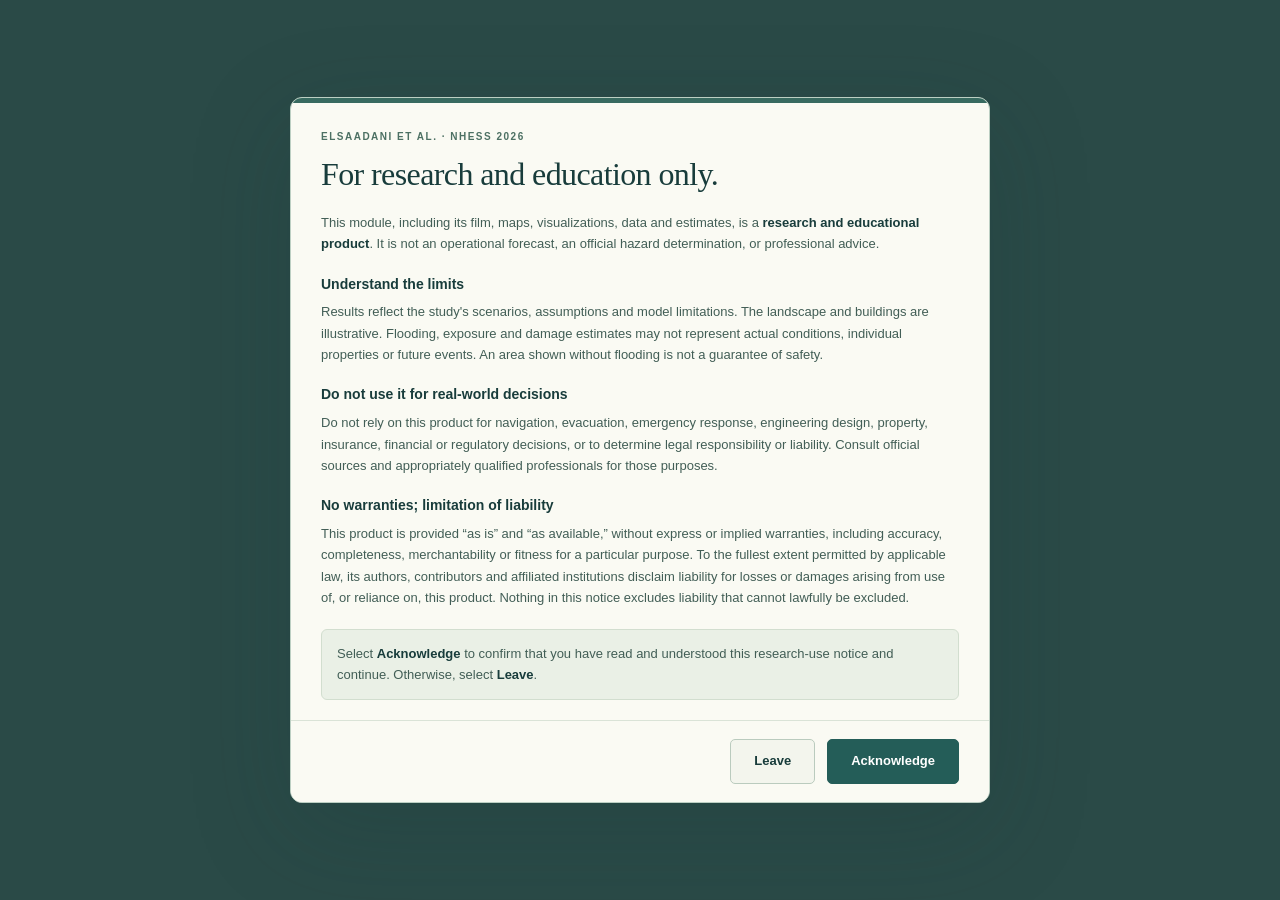
<file: modules/nhess-2026/map/index.html>
<!doctype html>
<html lang="en"><head><meta charset="utf-8"><meta name="viewport" content="width=device-width,initial-scale=1"><meta name="theme-color" content="#203d38">
<title>Explore the Vermilion watershed · NHESS 2026</title><link rel="icon" href="data:,"><link rel="stylesheet" href="./src/style.css?v=1">
<script type="importmap">{"imports":{"three":"./vendor/three.module.js","three/addons/controls/OrbitControls.js":"./vendor/OrbitControls.js"}}</script>
<link rel="stylesheet" href="../research-notice.css?v=1">
</head><body data-map="loading" data-research-locked>
<dialog id="research-notice" open closedby="none" aria-modal="true" aria-labelledby="research-notice-title" aria-describedby="research-notice-intro">
  <div class="notice-heading"><p class="notice-kicker">ElSaadani et al. · NHESS 2026</p><h2 id="research-notice-title" tabindex="-1">For research and education only.</h2></div>
  <div class="notice-copy">
    <p id="research-notice-intro">This module, including its film, maps, visualizations, data and estimates, is a <strong>research and educational product</strong>. It is not an operational forecast, an official hazard determination, or professional advice.</p>
    <h3>Understand the limits</h3>
    <p>Results reflect the study's scenarios, assumptions and model limitations. The landscape and buildings are illustrative. Flooding, exposure and damage estimates may not represent actual conditions, individual properties or future events. An area shown without flooding is not a guarantee of safety.</p>
    <h3>Do not use it for real-world decisions</h3>
    <p>Do not rely on this product for navigation, evacuation, emergency response, engineering design, property, insurance, financial or regulatory decisions, or to determine legal responsibility or liability. Consult official sources and appropriately qualified professionals for those purposes.</p>
    <h3>No warranties; limitation of liability</h3>
    <p>This product is provided “as is” and “as available,” without express or implied warranties, including accuracy, completeness, merchantability or fitness for a particular purpose. To the fullest extent permitted by applicable law, its authors, contributors and affiliated institutions disclaim liability for losses or damages arising from use of, or reliance on, this product. Nothing in this notice excludes liability that cannot lawfully be excluded.</p>
    <p class="notice-understanding">Select <strong>Acknowledge</strong> to confirm that you have read and understood this research-use notice and continue. Otherwise, select <strong>Leave</strong>.</p>
    <p id="research-notice-error" role="status" hidden>The module could not start. Select Acknowledge to try again, or Leave to return to Learning Resources.</p>
    <noscript><p>JavaScript is required to acknowledge this notice and open the module. You can still select Leave.</p></noscript>
  </div>
  <div class="notice-actions"><a href="../../../#interactive-modules">Leave</a><button id="research-acknowledge" type="button" disabled>Acknowledge</button></div>
</dialog>

<header data-research-content hidden inert class="masthead"><a class="brand" href="../"><svg viewBox="0 0 32 32" aria-hidden="true"><path d="M20 3C5 13 29 19 12 29"/></svg><span>Vermilion <b>Study explorer</b></span></a><a class="back-link" href="../../../#interactive-modules">Learning Resources</a><div class="header-actions"><a class="film-link" href="../#film">▶ Watch the film</a><button id="mobile-layers" aria-expanded="false" aria-controls="sidebar">Map controls</button><button id="clean" title="Hide panels (H)">Hide panels</button></div></header>
<main data-research-content hidden inert>
<button id="panel-shade" aria-label="Close map controls" tabindex="-1"></button>
<aside id="sidebar" aria-label="Map controls">
  <div class="panel-heading"><div><p class="eyebrow">EXPLORE THE STUDY</p><h1>Follow the water.</h1></div><button id="panel-close" aria-label="Close map controls">×</button></div>
  <section class="workflow-step"><h2><span>01</span> Choose a map</h2><div class="map-choices" role="group" aria-label="Map layer">
    <button id="surface-rainfall" aria-pressed="true" disabled><strong>Rainfall</strong><small>What falls from the sky</small></button>
    <button id="surface-flood" aria-pressed="false" disabled><strong>Flood depth</strong><small>Where water accumulates</small></button>
    <button id="surface-clusters" aria-pressed="false" disabled><strong>Building clusters</strong><small>Where exposure concentrates</small></button>
    <button id="surface-hand" aria-pressed="false" disabled><strong>Height above drainage</strong><small>Explore the HAND map</small></button>
    <button id="storm-toggle" class="landscape-choice" aria-pressed="false" disabled>Landscape only <span>No study overlay</span></button>
  </div></section>
  <section class="workflow-step" id="scenario-step"><h2><span>02</span> <b id="scenario-heading">Choose a storm</b></h2>
    <div class="storm-catalog" role="group" aria-label="Storm scenario">
      <button data-storm="atlas" aria-pressed="true"><img src="./data/rainfall/atlas.png" alt="Atlas 14 rainfall pattern"><span><strong>Atlas 14</strong><small>Uniform design rain</small></span></button>
      <button data-storm="sst1" aria-pressed="false"><img src="./data/rainfall/sst1.png" alt="SST 01 rainfall pattern"><span><strong>SST 01</strong><small>Spatial storm</small></span></button>
      <button data-storm="sst15" aria-pressed="false"><img src="./data/rainfall/sst15.png" alt="SST 15 rainfall pattern"><span><strong>SST 15</strong><small>Spatial storm</small></span></button>
      <button data-storm="sst23" aria-pressed="false"><img src="./data/rainfall/sst23.png" alt="SST 23 rainfall pattern"><span><strong>SST 23</strong><small>Spatial storm</small></span></button>
    </div>
    <div id="cluster-cases" role="group" aria-label="Building-cluster scenario" hidden><button data-cluster="atlas-clusters" aria-pressed="true">Atlas 14</button><button data-cluster="sstmax-clusters" aria-pressed="false">SSTmax <small>All 50 simulations</small></button></div>
    <p id="scenario-message" class="help" hidden></p>
  </section>
  <section class="workflow-step"><h2><span>03</span> Explore a place</h2>
    <label class="sr-only" for="place-select">Jump to a location</label><select id="place-select" data-world-control disabled><option value="">Whole watershed</option><option value="region">Lafayette, Scott &amp; swamp</option><optgroup label="Cities" id="town-options"></optgroup><optgroup label="Landscapes &amp; streams"><option value="uplands">Northern uplands</option><option value="wetlands">Cypress lowlands</option><option value="coast">Bay &amp; Gulf</option><option value="tributary">A city tributary</option><option value="vermilion">Vermilion banks</option></optgroup></select>
    <div class="place-shortcuts"><button id="region-view" data-world-control disabled>City + swamp</button><button data-landscape="abbeville" data-world-control disabled>Abbeville</button></div>
    <div id="location-card" hidden><span class="eyebrow" id="location-kicker"></span><h3 id="location-name"></h3><p id="location-description"></p><button id="street-view">Move closer ↗</button></div>
  </section>
  <details class="workflow-step display-settings"><summary><span>04</span> Adjust the display</summary><div class="settings-content">
    <div class="rain-settings"><label class="storm-check"><input id="storm-map" type="checkbox" checked> Rainfall color overlay</label><label class="storm-range" for="rain-opacity">Rainfall opacity <output id="rain-opacity-value">35%</output><input id="rain-opacity" type="range" min="15" max="100" value="35"></label></div>
    <div class="flood-settings"><label class="storm-range" for="flood-opacity">Flood color opacity <output id="flood-opacity-value">82%</output><input id="flood-opacity" type="range" min="15" max="100" value="82"></label></div>
    <div class="thematic-settings"><label class="storm-range" for="thematic-opacity">Map opacity <output id="thematic-opacity-value">72%</output><input id="thematic-opacity" type="range" min="15" max="100" value="72"></label></div>
    <div class="weather-settings"><h3>Illustrate the rainfall</h3><label class="storm-check"><input id="storm-clouds" type="checkbox"> Clouds</label><label class="storm-range" for="cloud-opacity">Cloud visibility <output id="cloud-opacity-value">100%</output><input id="cloud-opacity" type="range" min="0" max="100" value="100"></label><label class="storm-check"><input id="storm-rain" type="checkbox"> Falling rain</label><div class="weather-actions"><button id="storm-overview">Cloud overview</button><button id="storm-dive">Through clouds ↓</button><button id="storm-pause" aria-pressed="false">Pause</button></div><button id="storm-cloud-toggle" hidden>Show clouds</button><button id="storm-ground">Return to map view</button></div>
    <h3>Landscape details</h3><div class="layers"><label><input type="checkbox" data-layer="buildings" checked> Buildings</label><label><input type="checkbox" data-layer="roads" checked> Roads &amp; bridges</label><label><input type="checkbox" data-layer="vegetation" checked> Trees</label><label><input type="checkbox" data-layer="boundaries"> City boundaries</label><label><input type="checkbox" id="labels-toggle" checked> Place names</label></div>
    <label class="storm-range" for="sun">Light &amp; atmosphere<input id="sun" type="range" min="0" max="1" step=".01" value=".35"></label><button id="orbit" aria-pressed="false" data-world-control disabled>Slow camera orbit</button>
  </div></details>
  <details class="reading-guide" open><summary>How to read this map</summary><p id="landscape-caption" class="help">Follow the river, tributaries, cities, and coastal wetlands. Choose a study map above to explore rainfall, flooding, or exposure.</p><p id="storm-caption" class="help"></p><div id="thematic-controls" hidden><h3 id="thematic-title">Building exposure clusters</h3><p id="thematic-description" class="help"></p></div><p id="surface-note" class="help"></p><p class="help study-context">The 100-year, 24-hour design rainfall has a 1% annual exceedance probability. SST means stochastic storm transposition; the three SST maps are examples from 50 simulations.</p><p class="help">The terrain and buildings are illustrative. The colored overlays show the study data.</p></details>
  <a class="paper-link" href="https://doi.org/10.5194/egusphere-2026-1388" target="_blank" rel="noopener">Read the research ↗</a>
</aside>
<section id="stage" aria-label="Interactive 3D watershed">
  <canvas id="world" tabindex="0" aria-label="Interactive watershed. Drag to pan, scroll to zoom. Select Rotate to turn and tilt the view."></canvas><div id="labels" aria-hidden="true"></div>
  <div class="map-state"><span class="eyebrow" id="active-layer">VERMILION RIVER BASIN</span><strong id="active-scenario">Preparing the watershed…</strong><span id="surface-badge">Study explorer</span><span id="location-title">The Vermilion watershed</span><span id="location-subtitle">From the northern uplands to the coastal plain</span></div>
  <div class="camera-dock"><div class="navigation-tools" role="group" aria-label="Map navigation"><button id="nav-pan" class="active nav-mode" aria-pressed="true" title="Pan (P)">✥ Pan</button><button id="nav-rotate" class="nav-mode" aria-pressed="false" title="Rotate and tilt (R)">↻ Rotate</button><div class="zoom-tools"><button id="zoom-in" aria-label="Zoom in" title="Zoom in (+)">+</button><button id="zoom-out" aria-label="Zoom out" title="Zoom out (−)">−</button></div><button id="topdown" data-world-control disabled title="Look down on the current location">Top view</button><button id="overview" data-world-control disabled title="Reset to the whole watershed (O)">Reset view</button><button id="fullscreen" title="Expand the map and controls" aria-label="Toggle fullscreen">⛶ Expand</button></div><button id="north-up" class="compass" aria-label="Reset north" title="North up (N)"><span>N</span><svg id="north-arrow" viewBox="0 0 40 40"><path d="m20 5 7 27-7-5-7 5Z"/></svg></button></div>
  <div class="map-information"><div id="flood-readout" hidden><span class="eyebrow">MAXIMUM FLOOD DEPTH</span><strong id="flood-readout-value">Click the ground to read depth</strong><small>Study flood map · feet</small></div>
    <section id="rain-legend" aria-label="Total storm rainfall legend" hidden><div class="rain-legend-top"><strong id="rain-case-name">Atlas 14</strong><span id="map-legend-title">Total rainfall · inches</span></div><div class="rain-scale"><div class="rain-gradient"></div><div class="rain-ticks"><span>0</span><span>8</span><span>16</span><span>24</span><span>32</span></div></div><div class="rain-legend-foot"><span id="rain-case-note"></span><span id="rain-scale-note"></span></div></section>
    <section id="thematic-legend" hidden aria-label="Study map legend"><strong id="thematic-legend-title"></strong><div id="thematic-swatches"></div><small id="thematic-readout">Click the ground to inspect a value</small><p id="thematic-status" role="status"></p></section>
  </div>
  <div id="flood-status" role="status" hidden><span id="flood-status-text"></span><button id="flood-retry" hidden>Try again</button></div>
  <div class="bottom-bar"><span id="navigation-hint">Drag: pan · Scroll: zoom · Wheel drag: rotate</span><button id="snapshot" title="Save a picture of this view">Save image ↓</button></div>
  <a class="map-attribution" href="https://www.openstreetmap.org/copyright" target="_blank" rel="noopener">Roads © OpenStreetMap contributors</a>
  <button id="restore" hidden>Show controls <kbd>H</kbd></button><div id="toast" role="status"></div><div id="loading"><div class="loading-mark">≈</div><h2>Following the river.</h2><p>Preparing the watershed, cities, and study maps…</p><progress aria-label="Loading the watershed"></progress></div>
</section></main><script src="../research-notice.js?v=1" data-entry="./src/app.js?v=1" defer></script></body></html>
</file>
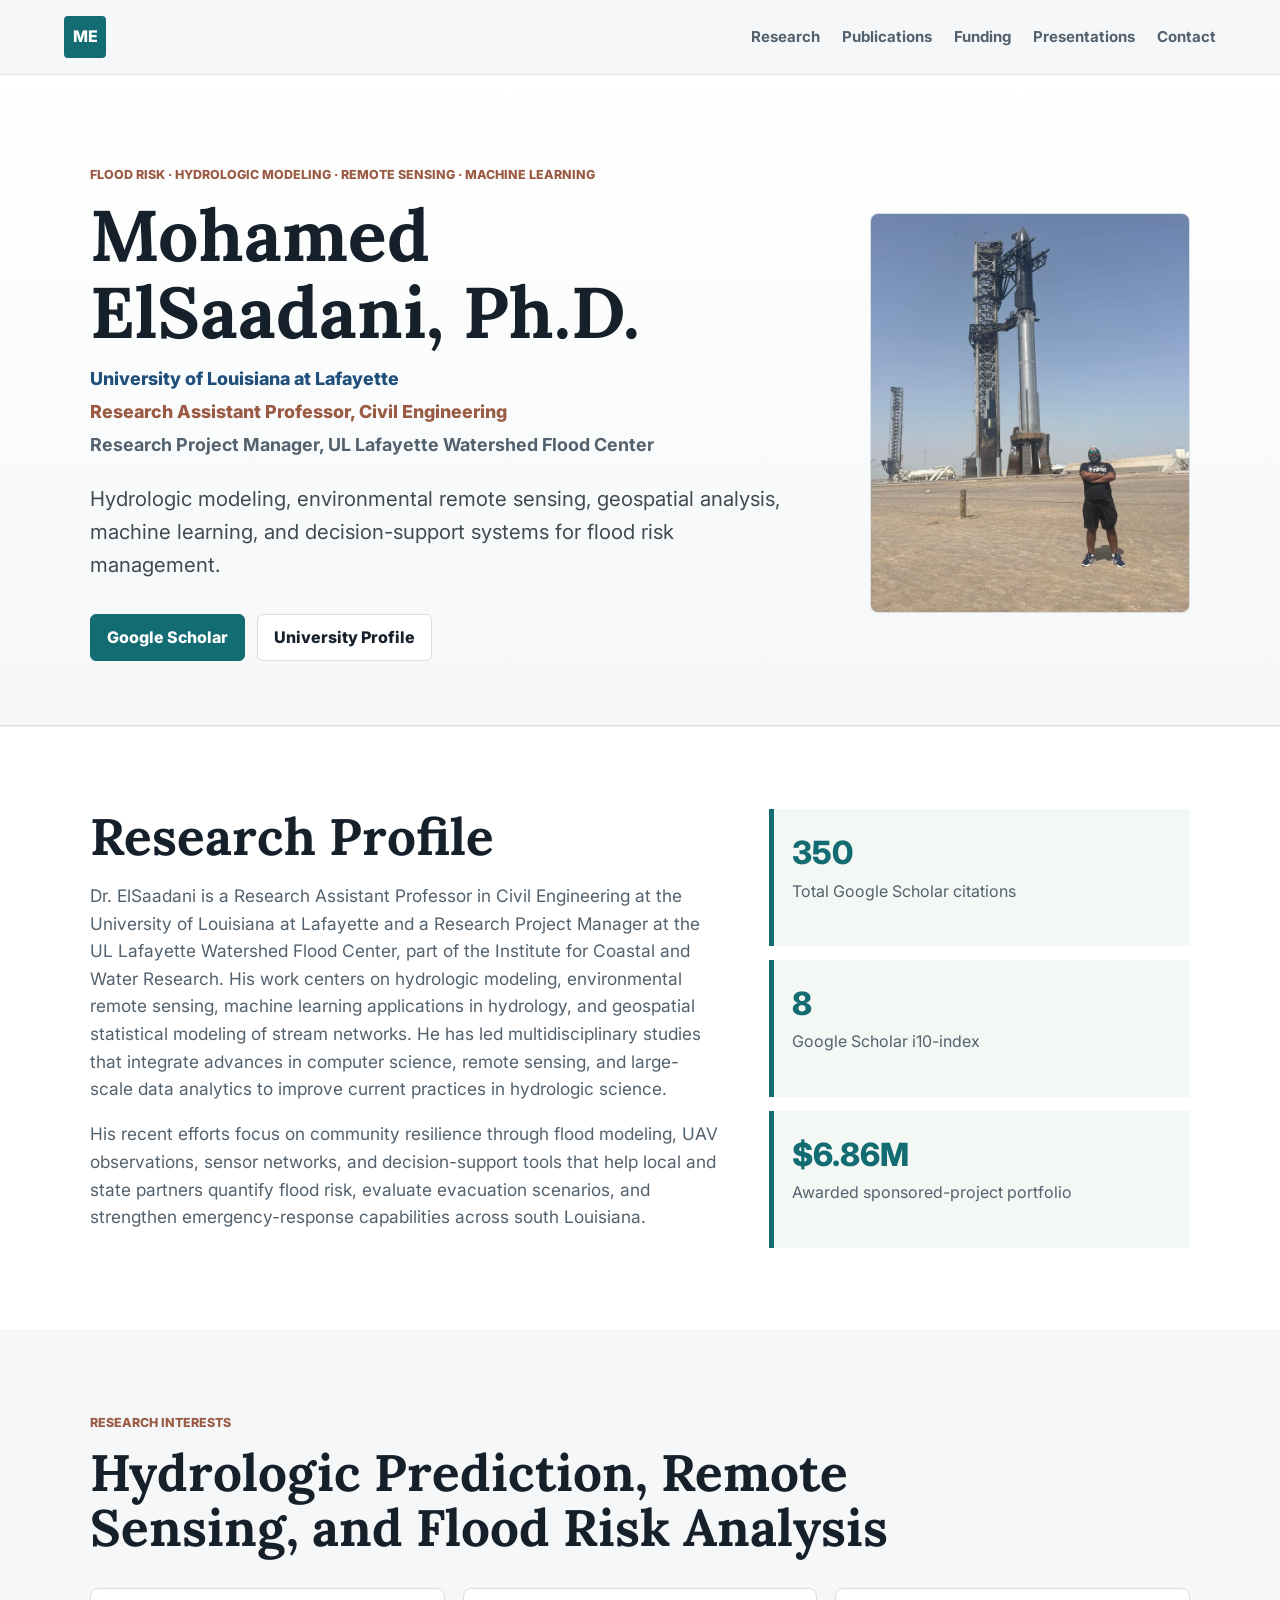
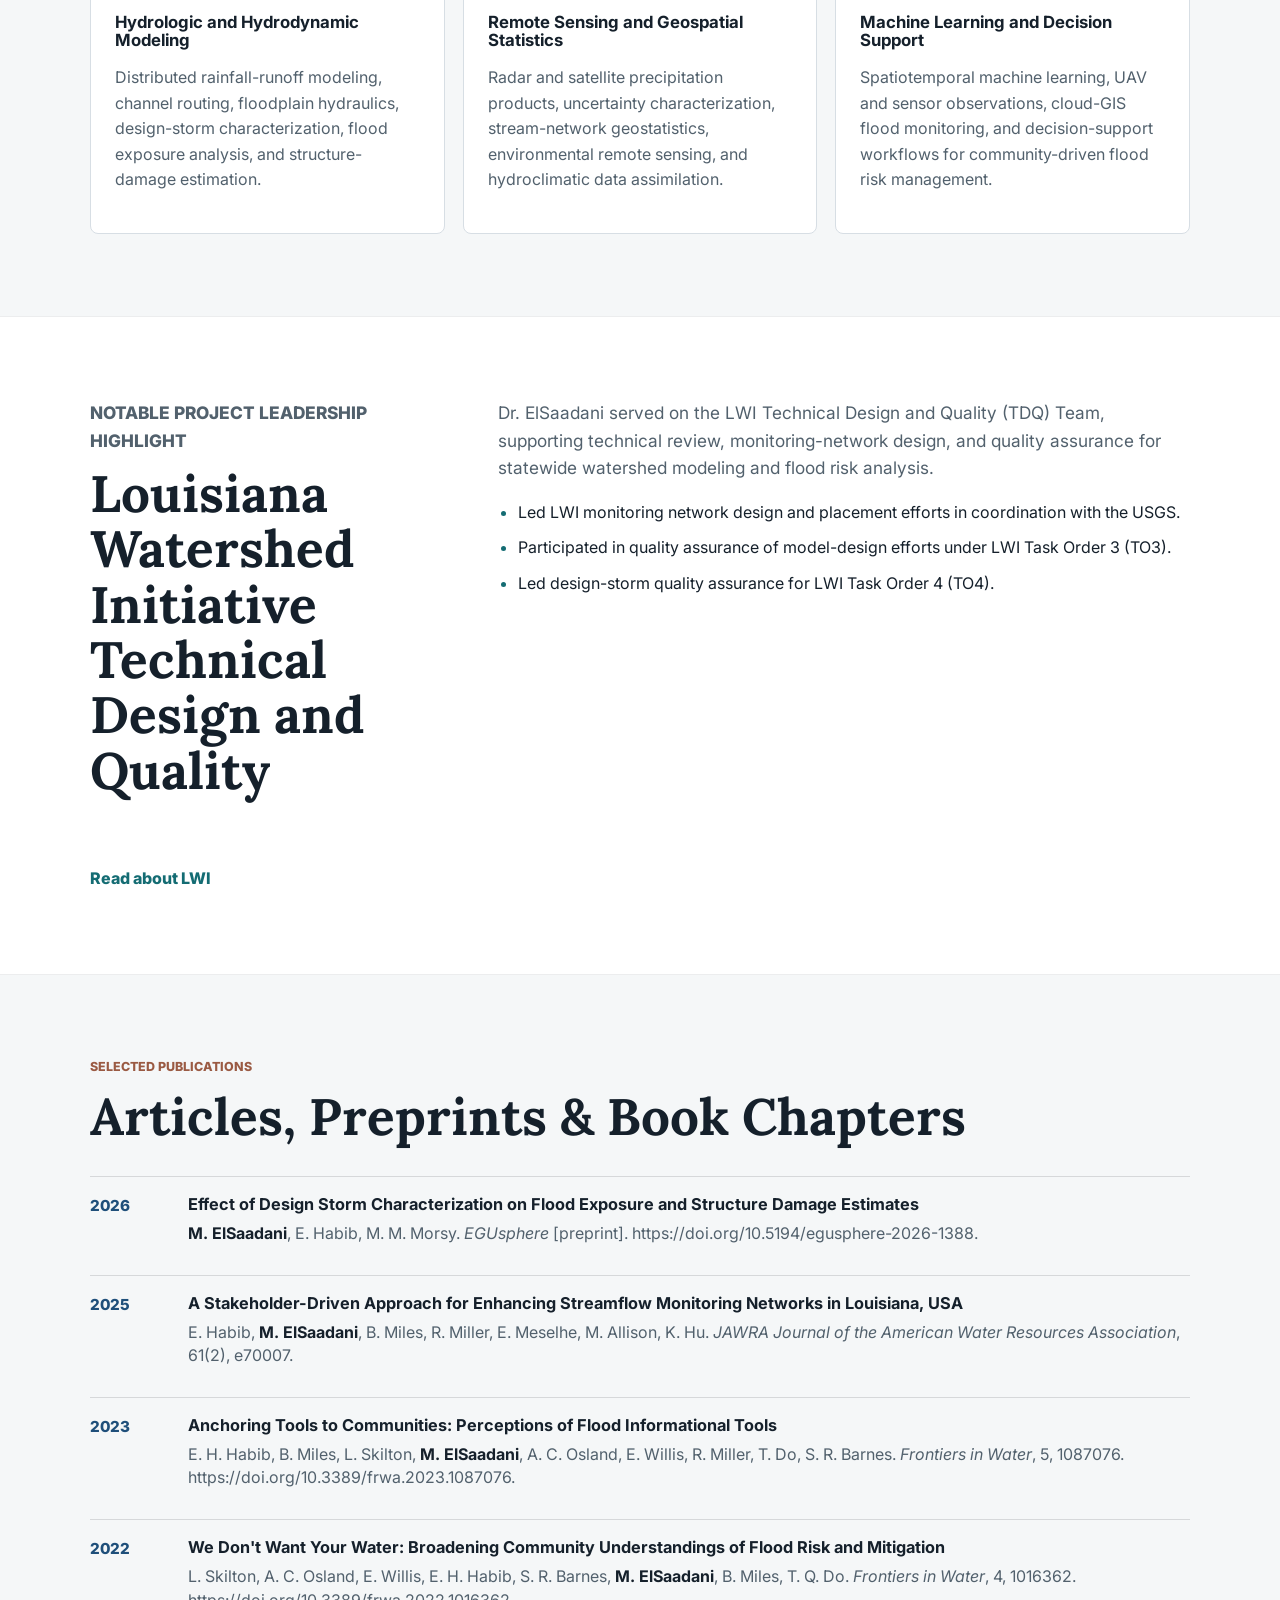
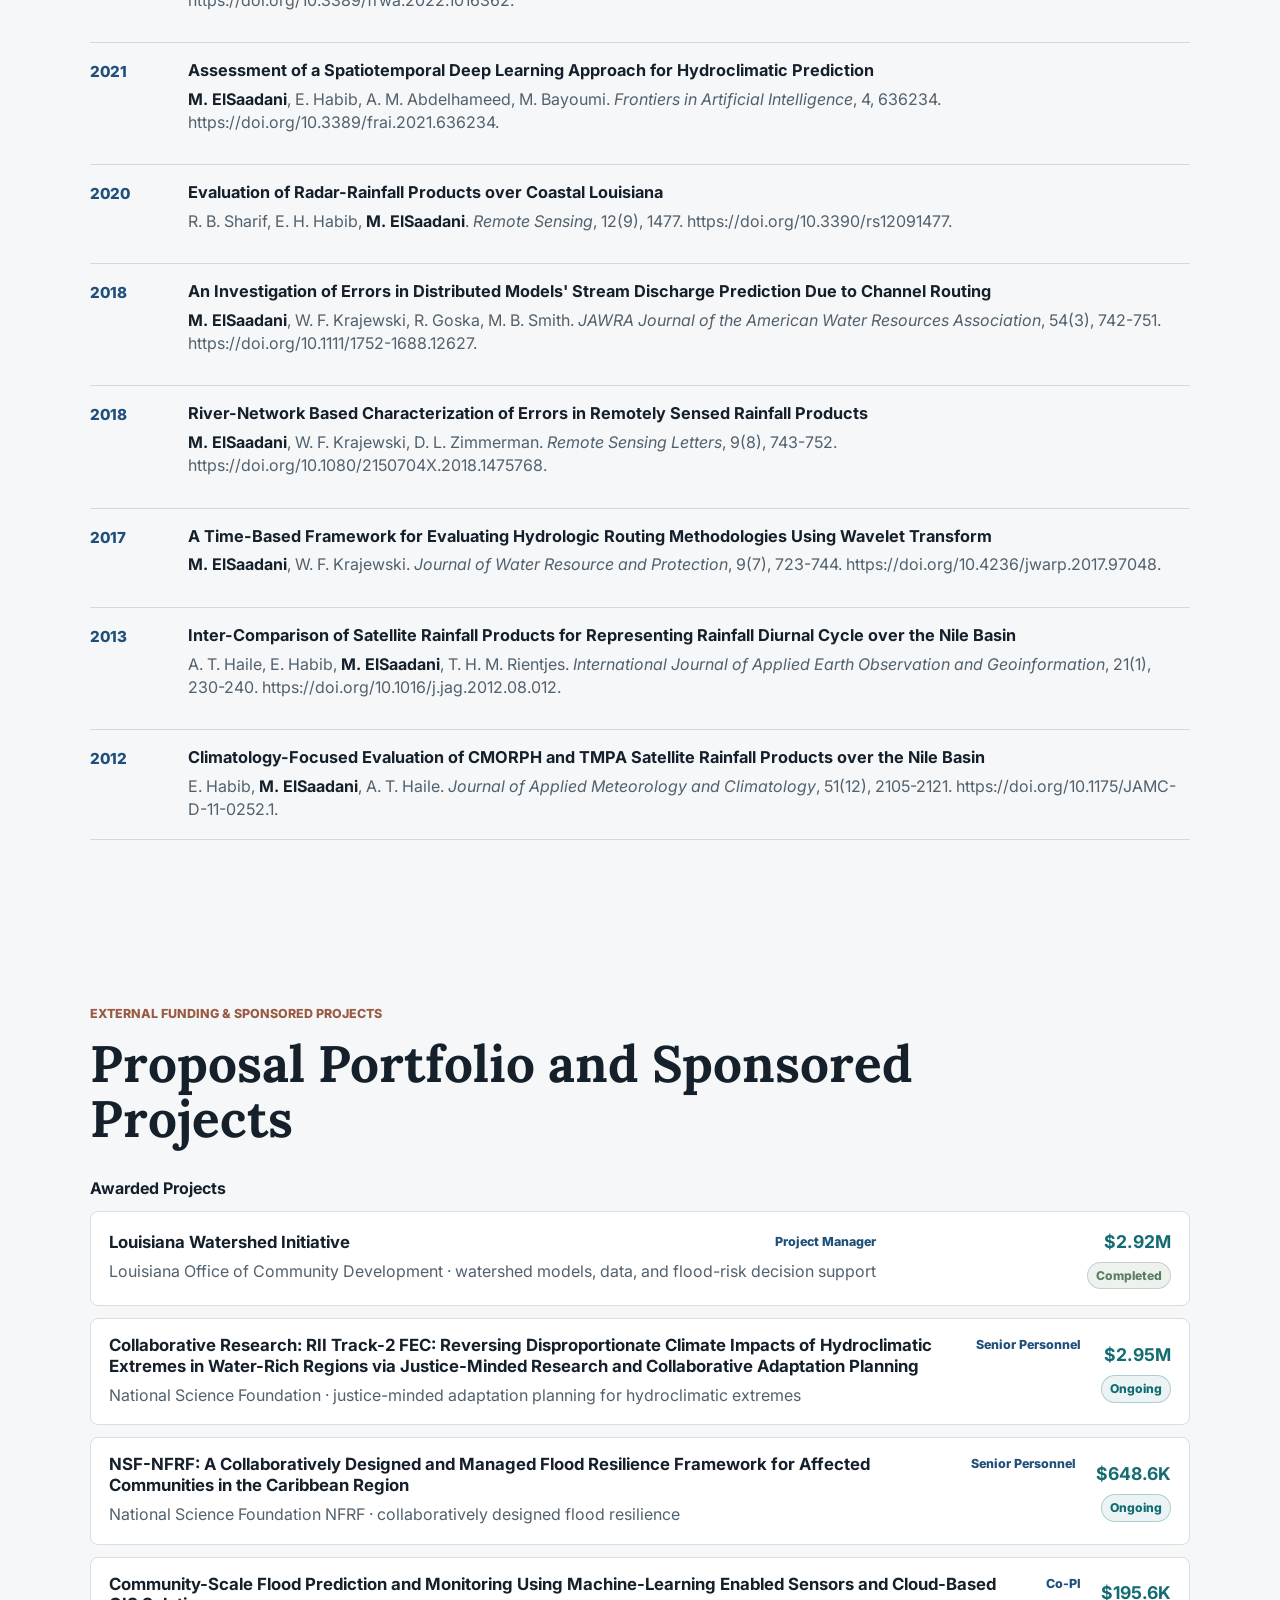
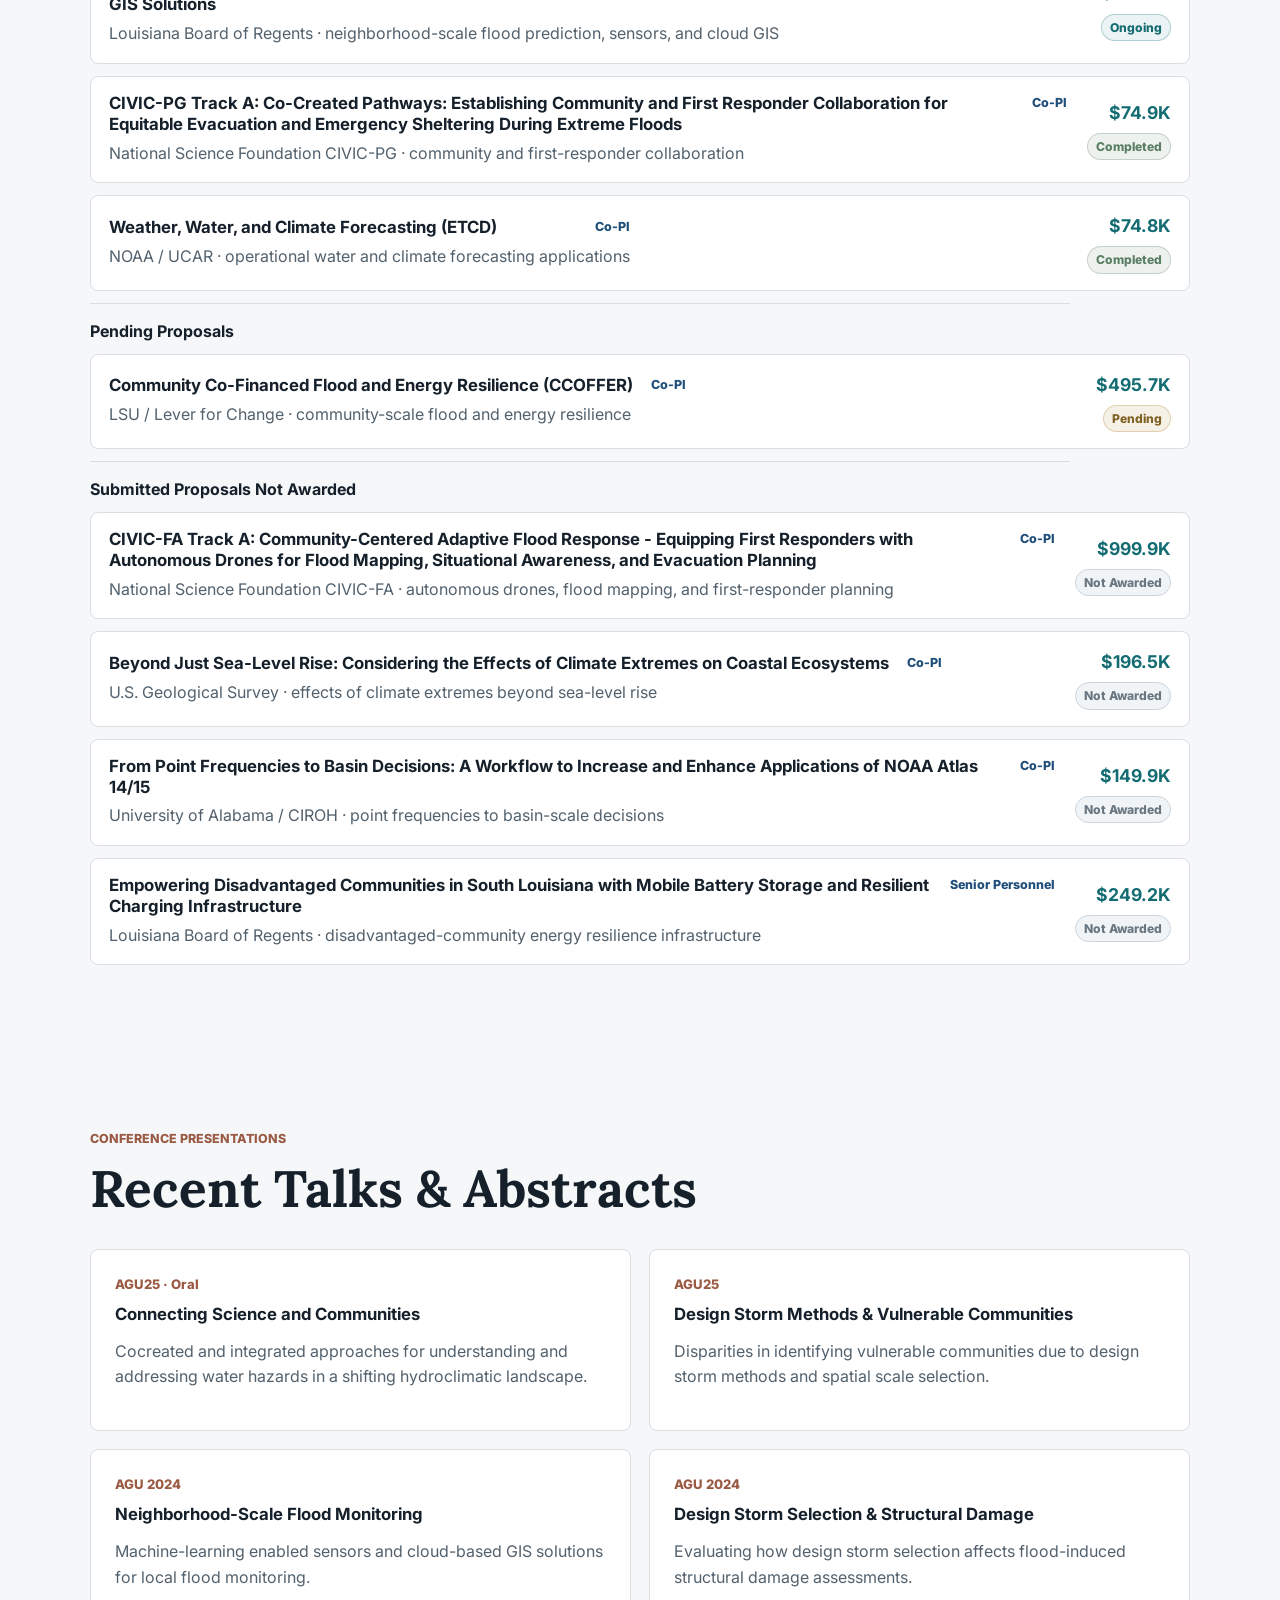
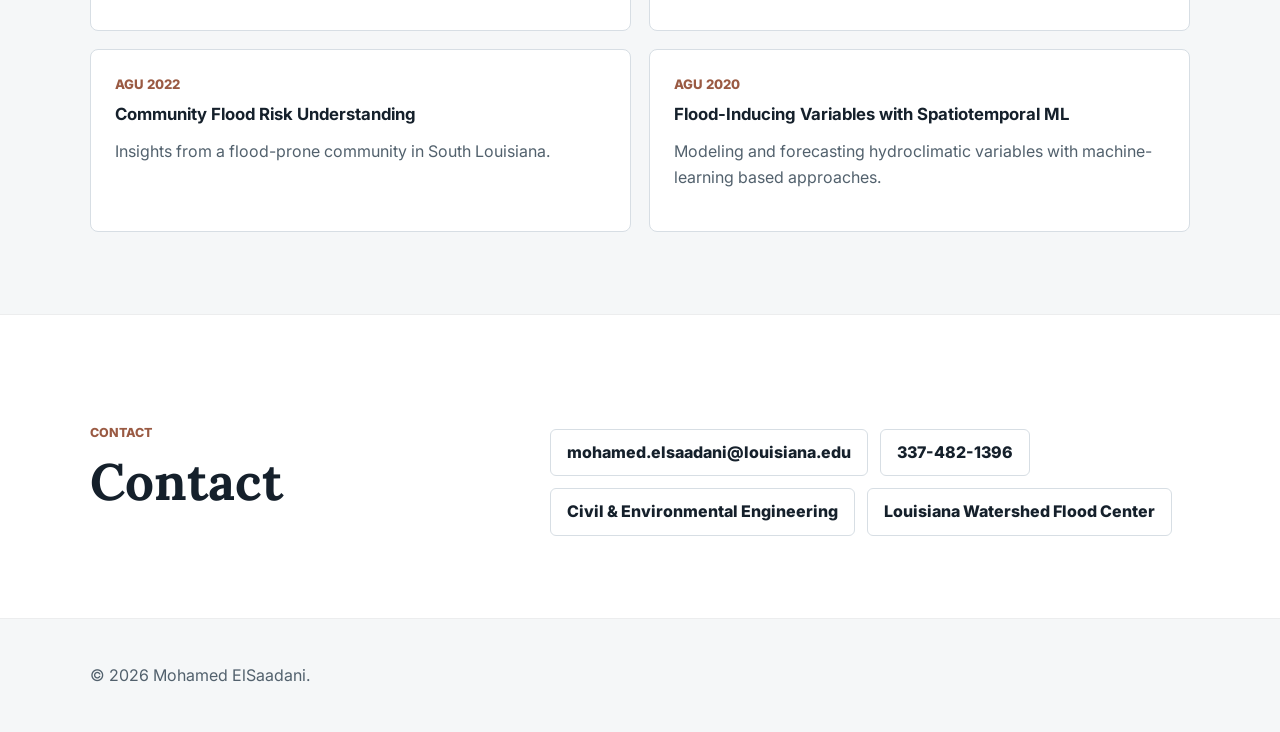
<file: INDEX~1.HTM>
﻿<!doctype html>
<html lang="en">
  <head>
    <meta charset="utf-8" />
    <meta name="viewport" content="width=device-width, initial-scale=1" />
    <title>Mohamed ElSaadani, Ph.D. | Hydrology, Remote Sensing &amp; Flood Risk | UL Lafayette</title>
    <meta
      name="description"
      content="Mohamed ElSaadani, Ph.D. — Research Assistant Professor in Civil Engineering at the University of Louisiana at Lafayette and Research Project Manager at the UL Lafayette Watershed Flood Center. Hydrologic modeling, remote sensing, machine learning, and flood risk analysis."
    />
    <meta name="author" content="Mohamed ElSaadani" />
    <meta name="keywords" content="Mohamed ElSaadani, Elsaadani, mohamed elsaadani ph.d., mohamed elsaadani louisiana, UL Lafayette Watershed Flood Center, hydrologic modeling, remote sensing, flood risk, machine learning, Louisiana Watershed Initiative, Institute for Coastal and Water Research" />

    <!-- Robots / indexing -->
    <meta name="robots" content="index,follow,max-image-preview:large,max-snippet:-1" />
    <meta name="googlebot" content="index,follow" />

    <!-- Canonical (your live URL) -->
    <link rel="canonical" href="https://melsaadani1.github.io/" />

    <!-- Open Graph -->
    <meta property="og:type" content="profile" />
    <meta property="og:title" content="Mohamed ElSaadani, Ph.D. — UL Lafayette" />
    <meta property="og:description" content="Research Assistant Professor of Civil Engineering &amp; Research Project Manager, UL Lafayette Watershed Flood Center. Hydrologic modeling, remote sensing, machine learning, and flood risk analysis." />
    <meta property="og:site_name" content="Mohamed ElSaadani, Ph.D." />
    <meta property="og:url" content="https://melsaadani1.github.io/" />
    <meta property="og:image" content="https://melsaadani1.github.io/profile.jpg" />
    <meta property="og:image:alt" content="Mohamed ElSaadani, Ph.D." />
    <meta property="profile:first_name" content="Mohamed" />
    <meta property="profile:last_name" content="ElSaadani" />

    <!-- Twitter -->
    <meta name="twitter:card" content="summary_large_image" />
    <meta name="twitter:title" content="Mohamed ElSaadani, Ph.D. — UL Lafayette" />
    <meta name="twitter:description" content="Research Assistant Professor, UL Lafayette. Hydrology, remote sensing, and flood risk." />
    <meta name="twitter:image" content="https://melsaadani1.github.io/profile.jpg" />

    <!-- Structured data: Person schema. This is the single most important tag for
         making name searches ("mohamed elsaadani") surface this page. -->
    <script type="application/ld+json">
    {
      "@context": "https://schema.org",
      "@type": "Person",
      "name": "Mohamed ElSaadani",
      "givenName": "Mohamed",
      "familyName": "ElSaadani",
      "alternateName": ["Mohamed El Saadani", "Mohamed A. ElSaadani", "Mohamed ElSaadany"],
      "honorificSuffix": "Ph.D.",
      "jobTitle": "Research Assistant Professor of Civil Engineering; Research Project Manager, UL Lafayette Watershed Flood Center",
      "email": "mailto:mohamed.elsaadani@louisiana.edu",
      "url": "https://melsaadani1.github.io/",
      "image": "https://melsaadani1.github.io/profile.jpg",
      "worksFor": {
        "@type": "CollegeOrUniversity",
        "name": "University of Louisiana at Lafayette",
        "url": "https://louisiana.edu/",
        "department": "Civil Engineering; UL Lafayette Watershed Flood Center; Institute for Coastal and Water Research"
      },
      "alumniOf": [
        {"@type": "CollegeOrUniversity", "name": "University of Iowa"},
        {"@type": "CollegeOrUniversity", "name": "University of Louisiana at Lafayette"},
        {"@type": "CollegeOrUniversity", "name": "Cairo University"}
      ],
      "knowsAbout": [
        "Flood Risk", "Hydrologic Modeling", "Remote Sensing", "Machine Learning for Hydrology",
        "Louisiana Watershed Initiative", "Community Resilience", "Design Storms",
        "Radar Rainfall", "Satellite Rainfall"
      ],
      "sameAs": [
        "https://scholar.google.com/citations?user=o0lgBhgAAAAJ&hl=en",
        "https://orcid.org/0000-0002-0113-6175",
        "https://www.researchgate.net/profile/Mohamed-Elsaadani",
        "https://www.linkedin.com/in/mohamed-elsaadani-ph-d-9a96617b/",
        "https://louisiana.edu/directory/people/mohamed-elsaadani",
        "https://floodcenter.louisiana.edu/"
      ]
    }
    </script>

    <link rel="preconnect" href="https://fonts.googleapis.com" />
    <link rel="preconnect" href="https://fonts.gstatic.com" crossorigin />
    <link
      href="https://fonts.googleapis.com/css2?family=Inter:wght@400;500;600;700;800&family=Lora:wght@500;600&display=swap"
      rel="stylesheet"
    />
    <link rel="stylesheet" href="styles.css" />
  </head>
  <body>
    <header class="site-header">
      <a class="brand" href="#top" aria-label="Mohamed ElSaadani home">
        <span>ME</span>
      </a>
      <nav aria-label="Primary navigation">
        <a href="#research">Research</a>
        <a href="#publications">Publications</a>
        <a href="#funding">Funding</a>
        <a href="#presentations">Presentations</a>
        <a href="#contact">Contact</a>
      </nav>
    </header>

    <main id="top">
      <section class="hero">
        <div class="hero-copy">
          <p class="eyebrow">Flood Risk &middot; Hydrologic Modeling &middot; Remote Sensing &middot; Machine Learning</p>
          <h1>Mohamed ElSaadani, Ph.D.</h1>
          <p class="appointment">University of Louisiana at Lafayette</p>
          <p class="appointment professor">Research Assistant Professor, Civil Engineering</p>
          <p class="appointment secondary">Research Project Manager, UL Lafayette Watershed Flood Center</p>
          <p class="lede">
            Hydrologic modeling, environmental remote sensing, geospatial analysis, machine learning, and
            decision-support systems for flood risk management.
          </p>
          <div class="hero-actions" aria-label="Profile links">
            <a class="button primary" href="https://scholar.google.com/citations?user=o0lgBhgAAAAJ&hl=en">Google Scholar</a>
            <a class="button" href="https://louisiana.edu/directory/people/mohamed-elsaadani">University Profile</a>
          </div>
        </div>
        <aside class="profile-card" aria-label="Profile photo">
          <img
            class="profile-photo"
            src="profile.jpg"
            alt="Mohamed ElSaadani, Ph.D. — Research Assistant Professor, University of Louisiana at Lafayette"
            width="320" height="320"
            loading="eager"
            decoding="async"
          />
        </aside>
      </section>

      <section class="intro band">
        <div>
          <h2>Research Profile</h2>
          <p>
            Dr. ElSaadani is a Research Assistant Professor in Civil Engineering at the University of
            Louisiana at Lafayette and a Research Project Manager at the UL Lafayette Watershed Flood Center,
            part of the Institute for Coastal and Water Research. His work centers on hydrologic modeling,
            environmental remote sensing, machine learning applications in hydrology, and geospatial
            statistical modeling of stream networks. He has led multidisciplinary studies that integrate
            advances in computer science, remote sensing, and large-scale data analytics to improve current
            practices in hydrologic science.
          </p>
          <p>
            His recent efforts focus on community resilience through flood modeling, UAV observations, sensor
            networks, and decision-support tools that help local and state partners quantify flood risk,
            evaluate evacuation scenarios, and strengthen emergency-response capabilities across south
            Louisiana.
          </p>
        </div>
        <dl class="stats">
          <div><dt>350</dt><dd>Total Google Scholar citations</dd></div>
          <div><dt>8</dt><dd>Google Scholar i10-index</dd></div>
          <div><dt>$6.86M</dt><dd>Awarded sponsored-project portfolio</dd></div>
        </dl>
      </section>

      <section id="research" class="section">
        <div class="section-heading">
          <p class="eyebrow">Research Interests</p>
          <h2>Hydrologic Prediction, Remote Sensing, and Flood Risk Analysis</h2>
        </div>
        <div class="focus-grid">
          <article>
            <h3>Hydrologic and Hydrodynamic Modeling</h3>
            <p>
              Distributed rainfall-runoff modeling, channel routing, floodplain hydraulics, design-storm
              characterization, flood exposure analysis, and structure-damage estimation.
            </p>
          </article>
          <article>
            <h3>Remote Sensing and Geospatial Statistics</h3>
            <p>
              Radar and satellite precipitation products, uncertainty characterization, stream-network
              geostatistics, environmental remote sensing, and hydroclimatic data assimilation.
            </p>
          </article>
          <article>
            <h3>Machine Learning and Decision Support</h3>
            <p>
              Spatiotemporal machine learning, UAV and sensor observations, cloud-GIS flood monitoring, and
              decision-support workflows for community-driven flood risk management.
            </p>
          </article>
        </div>
      </section>

      <section class="lwi band">
        <div class="section-heading">
          <p class="eyebrow">Notable Project Leadership Highlight</p>
          <h2>Louisiana Watershed Initiative Technical Design and Quality</h2>
        </div>
        <div class="lwi-details">
          <p>
            Dr. ElSaadani served on the LWI Technical Design and Quality (TDQ) Team, supporting technical
            review, monitoring-network design, and quality assurance for statewide watershed modeling and flood
            risk analysis.
          </p>
          <ul>
            <li>Led LWI monitoring network design and placement efforts in coordination with the USGS.</li>
            <li>Participated in quality assurance of model-design efforts under LWI Task Order 3 (TO3).</li>
            <li>Led design-storm quality assurance for LWI Task Order 4 (TO4).</li>
          </ul>
        </div>
        <a class="text-link" href="https://locddr.la.gov/programs/louisiana-watershed-initiative">Read about LWI</a>
      </section>

      <section id="publications" class="section">
        <div class="section-heading">
          <p class="eyebrow">Selected Publications</p>
          <h2>Articles, Preprints & Book Chapters</h2>
        </div>
        <div class="publication-list">
          <article>
            <p class="year">2026</p>
            <div class="pub-body">
              <div class="pub-title-line">
                <h3>Effect of Design Storm Characterization on Flood Exposure and Structure Damage Estimates</h3>
              </div>
              <p><strong>M. ElSaadani</strong>, E. Habib, M. M. Morsy. <em>EGUsphere</em> [preprint]. https://doi.org/10.5194/egusphere-2026-1388.</p>
            </div>
          </article>
          <article>
            <p class="year">2025</p>
            <div class="pub-body">
              <div class="pub-title-line">
                <h3>A Stakeholder-Driven Approach for Enhancing Streamflow Monitoring Networks in Louisiana, USA</h3>
              </div>
              <p>E. Habib, <strong>M. ElSaadani</strong>, B. Miles, R. Miller, E. Meselhe, M. Allison, K. Hu. <em>JAWRA Journal of the American Water Resources Association</em>, 61(2), e70007.</p>
            </div>
          </article>
          <article>
            <p class="year">2023</p>
            <div class="pub-body">
              <div class="pub-title-line">
                <h3>Anchoring Tools to Communities: Perceptions of Flood Informational Tools</h3>
              </div>
              <p>E. H. Habib, B. Miles, L. Skilton, <strong>M. ElSaadani</strong>, A. C. Osland, E. Willis, R. Miller, T. Do, S. R. Barnes. <em>Frontiers in Water</em>, 5, 1087076. https://doi.org/10.3389/frwa.2023.1087076.</p>
            </div>
          </article>
          <article>
            <p class="year">2022</p>
            <div class="pub-body">
              <div class="pub-title-line">
                <h3>We Don't Want Your Water: Broadening Community Understandings of Flood Risk and Mitigation</h3>
              </div>
              <p>L. Skilton, A. C. Osland, E. Willis, E. H. Habib, S. R. Barnes, <strong>M. ElSaadani</strong>, B. Miles, T. Q. Do. <em>Frontiers in Water</em>, 4, 1016362. https://doi.org/10.3389/frwa.2022.1016362.</p>
            </div>
          </article>
          <article>
            <p class="year">2021</p>
            <div class="pub-body">
              <div class="pub-title-line">
                <h3>Assessment of a Spatiotemporal Deep Learning Approach for Hydroclimatic Prediction</h3>
              </div>
              <p><strong>M. ElSaadani</strong>, E. Habib, A. M. Abdelhameed, M. Bayoumi. <em>Frontiers in Artificial Intelligence</em>, 4, 636234. https://doi.org/10.3389/frai.2021.636234.</p>
            </div>
          </article>
          <article>
            <p class="year">2020</p>
            <div class="pub-body">
              <div class="pub-title-line">
                <h3>Evaluation of Radar-Rainfall Products over Coastal Louisiana</h3>
              </div>
              <p>R. B. Sharif, E. H. Habib, <strong>M. ElSaadani</strong>. <em>Remote Sensing</em>, 12(9), 1477. https://doi.org/10.3390/rs12091477.</p>
            </div>
          </article>
          <article>
            <p class="year">2018</p>
            <div class="pub-body">
              <div class="pub-title-line">
                <h3>An Investigation of Errors in Distributed Models' Stream Discharge Prediction Due to Channel Routing</h3>
              </div>
              <p><strong>M. ElSaadani</strong>, W. F. Krajewski, R. Goska, M. B. Smith. <em>JAWRA Journal of the American Water Resources Association</em>, 54(3), 742-751. https://doi.org/10.1111/1752-1688.12627.</p>
            </div>
          </article>
          <article>
            <p class="year">2018</p>
            <div class="pub-body">
              <div class="pub-title-line">
                <h3>River-Network Based Characterization of Errors in Remotely Sensed Rainfall Products</h3>
              </div>
              <p><strong>M. ElSaadani</strong>, W. F. Krajewski, D. L. Zimmerman. <em>Remote Sensing Letters</em>, 9(8), 743-752. https://doi.org/10.1080/2150704X.2018.1475768.</p>
            </div>
          </article>
          <article>
            <p class="year">2017</p>
            <div class="pub-body">
              <div class="pub-title-line">
                <h3>A Time-Based Framework for Evaluating Hydrologic Routing Methodologies Using Wavelet Transform</h3>
              </div>
              <p><strong>M. ElSaadani</strong>, W. F. Krajewski. <em>Journal of Water Resource and Protection</em>, 9(7), 723-744. https://doi.org/10.4236/jwarp.2017.97048.</p>
            </div>
          </article>
          <article>
            <p class="year">2013</p>
            <div class="pub-body">
              <div class="pub-title-line">
                <h3>Inter-Comparison of Satellite Rainfall Products for Representing Rainfall Diurnal Cycle over the Nile Basin</h3>
              </div>
              <p>A. T. Haile, E. Habib, <strong>M. ElSaadani</strong>, T. H. M. Rientjes. <em>International Journal of Applied Earth Observation and Geoinformation</em>, 21(1), 230-240. https://doi.org/10.1016/j.jag.2012.08.012.</p>
            </div>
          </article>
          <article>
            <p class="year">2012</p>
            <div class="pub-body">
              <div class="pub-title-line">
                <h3>Climatology-Focused Evaluation of CMORPH and TMPA Satellite Rainfall Products over the Nile Basin</h3>
              </div>
              <p>E. Habib, <strong>M. ElSaadani</strong>, A. T. Haile. <em>Journal of Applied Meteorology and Climatology</em>, 51(12), 2105-2121. https://doi.org/10.1175/JAMC-D-11-0252.1.</p>
            </div>
          </article>
        </div>
      </section>

      <section id="funding" class="section">
        <div class="section-heading">
          <p class="eyebrow">External Funding & Sponsored Projects</p>
          <h2>Proposal Portfolio and Sponsored Projects</h2>
        </div>
        <div class="funding-list">
          <h3 class="funding-subheading">Awarded Projects</h3>
          <article>
            <div>
              <div class="funding-title"><h3>Louisiana Watershed Initiative</h3><span>Project Manager</span></div>
              <p>Louisiana Office of Community Development &middot; watershed models, data, and flood-risk decision support</p>
            </div>
            <div class="funding-meta"><strong>$2.92M</strong><span class="status completed">Completed</span></div>
          </article>
          <article>
            <div>
              <div class="funding-title"><h3>Collaborative Research: RII Track-2 FEC: Reversing Disproportionate Climate Impacts of Hydroclimatic Extremes in Water-Rich Regions via Justice-Minded Research and Collaborative Adaptation Planning</h3><span>Senior Personnel</span></div>
              <p>National Science Foundation &middot; justice-minded adaptation planning for hydroclimatic extremes</p>
            </div>
            <div class="funding-meta"><strong>$2.95M</strong><span class="status ongoing">Ongoing</span></div>
          </article>
          <article>
            <div>
              <div class="funding-title"><h3>NSF-NFRF: A Collaboratively Designed and Managed Flood Resilience Framework for Affected Communities in the Caribbean Region</h3><span>Senior Personnel</span></div>
              <p>National Science Foundation NFRF &middot; collaboratively designed flood resilience</p>
            </div>
            <div class="funding-meta"><strong>$648.6K</strong><span class="status ongoing">Ongoing</span></div>
          </article>
          <article>
            <div>
              <div class="funding-title"><h3>Community-Scale Flood Prediction and Monitoring Using Machine-Learning Enabled Sensors and Cloud-Based GIS Solutions</h3><span>Co-PI</span></div>
              <p>Louisiana Board of Regents &middot; neighborhood-scale flood prediction, sensors, and cloud GIS</p>
            </div>
            <div class="funding-meta"><strong>$195.6K</strong><span class="status ongoing">Ongoing</span></div>
          </article>
          <article>
            <div>
              <div class="funding-title"><h3>CIVIC-PG Track A: Co-Created Pathways: Establishing Community and First Responder Collaboration for Equitable Evacuation and Emergency Sheltering During Extreme Floods</h3><span>Co-PI</span></div>
              <p>National Science Foundation CIVIC-PG &middot; community and first-responder collaboration</p>
            </div>
            <div class="funding-meta"><strong>$74.9K</strong><span class="status completed">Completed</span></div>
          </article>
          <article>
            <div>
              <div class="funding-title"><h3>Weather, Water, and Climate Forecasting (ETCD)</h3><span>Co-PI</span></div>
              <p>NOAA / UCAR &middot; operational water and climate forecasting applications</p>
            </div>
            <div class="funding-meta"><strong>$74.8K</strong><span class="status completed">Completed</span></div>
          </article>

          <h3 class="funding-subheading">Pending Proposals</h3>
          <article>
            <div>
              <div class="funding-title"><h3>Community Co-Financed Flood and Energy Resilience (CCOFFER)</h3><span>Co-PI</span></div>
              <p>LSU / Lever for Change &middot; community-scale flood and energy resilience</p>
            </div>
            <div class="funding-meta"><strong>$495.7K</strong><span class="status pending">Pending</span></div>
          </article>

          <h3 class="funding-subheading">Submitted Proposals Not Awarded</h3>
          <article>
            <div>
              <div class="funding-title"><h3>CIVIC-FA Track A: Community-Centered Adaptive Flood Response - Equipping First Responders with Autonomous Drones for Flood Mapping, Situational Awareness, and Evacuation Planning</h3><span>Co-PI</span></div>
              <p>National Science Foundation CIVIC-FA &middot; autonomous drones, flood mapping, and first-responder planning</p>
            </div>
            <div class="funding-meta"><strong>$999.9K</strong><span class="status not-awarded">Not Awarded</span></div>
          </article>
          <article>
            <div>
              <div class="funding-title"><h3>Beyond Just Sea-Level Rise: Considering the Effects of Climate Extremes on Coastal Ecosystems</h3><span>Co-PI</span></div>
              <p>U.S. Geological Survey &middot; effects of climate extremes beyond sea-level rise</p>
            </div>
            <div class="funding-meta"><strong>$196.5K</strong><span class="status not-awarded">Not Awarded</span></div>
          </article>
          <article>
            <div>
              <div class="funding-title"><h3>From Point Frequencies to Basin Decisions: A Workflow to Increase and Enhance Applications of NOAA Atlas 14/15</h3><span>Co-PI</span></div>
              <p>University of Alabama / CIROH &middot; point frequencies to basin-scale decisions</p>
            </div>
            <div class="funding-meta"><strong>$149.9K</strong><span class="status not-awarded">Not Awarded</span></div>
          </article>
          <article>
            <div>
              <div class="funding-title"><h3>Empowering Disadvantaged Communities in South Louisiana with Mobile Battery Storage and Resilient Charging Infrastructure</h3><span>Senior Personnel</span></div>
              <p>Louisiana Board of Regents &middot; disadvantaged-community energy resilience infrastructure</p>
            </div>
            <div class="funding-meta"><strong>$249.2K</strong><span class="status not-awarded">Not Awarded</span></div>
          </article>
        </div>
      </section>

      <section id="presentations" class="section">
        <div class="section-heading">
          <p class="eyebrow">Conference Presentations</p>
          <h2>Recent Talks & Abstracts</h2>
        </div>
        <div class="cards two-col">
          <article>
            <span>AGU25 &middot; Oral</span>
            <h3>Connecting Science and Communities</h3>
            <p>Cocreated and integrated approaches for understanding and addressing water hazards in a shifting hydroclimatic landscape.</p>
          </article>
          <article>
            <span>AGU25</span>
            <h3>Design Storm Methods & Vulnerable Communities</h3>
            <p>Disparities in identifying vulnerable communities due to design storm methods and spatial scale selection.</p>
          </article>
          <article>
            <span>AGU 2024</span>
            <h3>Neighborhood-Scale Flood Monitoring</h3>
            <p>Machine-learning enabled sensors and cloud-based GIS solutions for local flood monitoring.</p>
          </article>
          <article>
            <span>AGU 2024</span>
            <h3>Design Storm Selection & Structural Damage</h3>
            <p>Evaluating how design storm selection affects flood-induced structural damage assessments.</p>
          </article>
          <article>
            <span>AGU 2022</span>
            <h3>Community Flood Risk Understanding</h3>
            <p>Insights from a flood-prone community in South Louisiana.</p>
          </article>
          <article>
            <span>AGU 2020</span>
            <h3>Flood-Inducing Variables with Spatiotemporal ML</h3>
            <p>Modeling and forecasting hydroclimatic variables with machine-learning based approaches.</p>
          </article>
        </div>
      </section>

      <section id="contact" class="contact band">
        <div>
          <p class="eyebrow">Contact</p>
          <h2>Contact</h2>
        </div>
        <div class="contact-links">
          <a href="mailto:mohamed.elsaadani@louisiana.edu">mohamed.elsaadani@louisiana.edu</a>
          <a href="tel:+13374821396">337-482-1396</a>
          <a href="https://civil.louisiana.edu/about-us/faculty-staff">Civil & Environmental Engineering</a>
          <a href="https://floodcenter.louisiana.edu/">Louisiana Watershed Flood Center</a>
        </div>
      </section>
    </main>

    <footer>
      <p>&copy; <span id="year"></span> Mohamed ElSaadani.</p>
    </footer>

    <script src="script.js"></script>
  </body>
</html>
</file>
<file: styles.css>
:root {
  --ink: #15202b;
  --muted: #52616d;
  --paper: #f5f7f8;
  --surface: #ffffff;
  --line: #d7dee4;
  --teal: #146c73;
  --green: #5b7f62;
  --clay: #9a5a43;
  --gold: #b58a38;
  --blue: #1f4f7a;
  --shadow: 0 10px 28px rgba(21, 32, 43, 0.08);
}

* {
  box-sizing: border-box;
}

html {
  scroll-behavior: smooth;
}

body {
  margin: 0;
  color: var(--ink);
  background: var(--paper);
  font-family: Inter, system-ui, -apple-system, BlinkMacSystemFont, "Segoe UI", sans-serif;
  line-height: 1.6;
}

a {
  color: inherit;
}

.site-header {
  position: sticky;
  top: 0;
  z-index: 10;
  display: flex;
  align-items: center;
  justify-content: space-between;
  gap: 24px;
  padding: 16px clamp(20px, 5vw, 72px);
  background: rgba(245, 247, 248, 0.92);
  border-bottom: 1px solid rgba(23, 32, 38, 0.08);
  backdrop-filter: blur(18px);
}

.brand {
  display: grid;
  place-items: center;
  width: 42px;
  height: 42px;
  color: #fff;
  text-decoration: none;
  background: var(--teal);
  border-radius: 4px;
  font-weight: 800;
}

nav {
  display: flex;
  flex-wrap: wrap;
  gap: 8px 22px;
  color: var(--muted);
  font-size: 0.94rem;
  font-weight: 700;
}

nav a {
  text-decoration: none;
}

nav a:hover,
.text-link:hover {
  color: var(--teal);
}

.hero {
  display: grid;
  grid-template-columns: minmax(0, 1fr) 320px;
  align-items: center;
  gap: clamp(32px, 6vw, 76px);
  min-height: 560px;
  padding: clamp(56px, 7vw, 92px) clamp(20px, 7vw, 96px) 64px;
  background: linear-gradient(180deg, #ffffff 0%, var(--paper) 100%);
  border-bottom: 1px solid var(--line);
}

.eyebrow {
  margin: 0 0 12px;
  color: var(--clay);
  font-size: 0.78rem;
  font-weight: 800;
  letter-spacing: 0;
  text-transform: uppercase;
}

h1,
h2,
h3 {
  margin: 0;
  line-height: 1.08;
}

h1,
h2 {
  font-family: Lora, Georgia, serif;
}

h1 {
  max-width: 820px;
  font-size: clamp(2.8rem, 5.6vw, 5.4rem);
}

h2 {
  font-size: clamp(2rem, 4vw, 3.8rem);
}

h3 {
  font-size: 1.05rem;
}

.lede {
  max-width: 760px;
  margin: 24px 0 0;
  color: #3f4b51;
  font-size: clamp(1.08rem, 1.6vw, 1.28rem);
}

.appointment {
  margin: 14px 0 0;
  color: var(--blue);
  font-weight: 800;
  font-size: 1.12rem;
}

.appointment.secondary {
  margin-top: 4px;
  color: var(--muted);
  font-weight: 700;
}

.appointment.professor {
  margin-top: 4px;
  color: var(--clay);
  font-weight: 800;
}

.hero-actions,
.contact-links {
  display: flex;
  flex-wrap: wrap;
  gap: 12px;
  margin-top: 32px;
}

.button,
.contact-links a {
  display: inline-flex;
  align-items: center;
  min-height: 44px;
  padding: 10px 16px;
  border: 1px solid var(--line);
  border-radius: 6px;
  background: var(--surface);
  color: var(--ink);
  text-decoration: none;
  font-weight: 800;
}

.button.primary {
  border-color: var(--teal);
  background: var(--teal);
  color: #fff;
}

.profile-card {
  align-self: center;
  overflow: hidden;
  padding: 0;
  border: 1px solid var(--line);
  border-radius: 8px;
  background: var(--surface);
}

.profile-photo {
  display: block;
  width: 100%;
  height: auto;
  aspect-ratio: 4 / 5;
  object-fit: cover;
  object-position: 57% 55%;
}

.photo-fallback {
  display: grid;
  place-items: center;
  min-height: 400px;
  padding: 24px;
  border: 1px dashed #a9b6bf;
  background: #eef3f4;
  color: var(--muted);
  text-align: center;
}

.photo-fallback span {
  color: var(--blue);
  font-size: 3.2rem;
  font-weight: 800;
}

.photo-fallback p {
  max-width: 220px;
  margin: 10px 0 0;
}

.section,
.band {
  padding: 82px clamp(20px, 7vw, 96px);
}

.band {
  background: #fff;
  border-block: 1px solid rgba(23, 32, 38, 0.08);
}

.intro {
  display: grid;
  grid-template-columns: minmax(0, 1.2fr) minmax(300px, 0.8fr);
  gap: 48px;
}

.intro p,
.lwi p,
.compact p {
  max-width: 940px;
  color: var(--muted);
  font-size: 1.08rem;
}

.stats {
  display: grid;
  gap: 14px;
  margin: 0;
}

.stats div {
  padding: 18px;
  border-left: 5px solid var(--teal);
  background: #f4f8f5;
}

.stats dt {
  color: var(--teal);
  font-size: 2rem;
  font-weight: 800;
}

.stats dd {
  margin: 0;
  color: var(--muted);
}

.section-heading {
  max-width: 960px;
  margin-bottom: 32px;
}

.focus-grid,
.cards {
  display: grid;
  grid-template-columns: repeat(3, minmax(0, 1fr));
  gap: 18px;
}

.focus-grid article,
.cards article,
.funding-list article {
  border: 1px solid var(--line);
  border-radius: 8px;
  background: var(--surface);
}

.focus-grid article,
.cards article {
  padding: 24px;
}

.focus-grid p,
.cards p,
.funding-list p {
  color: var(--muted);
}

.lwi {
  display: grid;
  grid-template-columns: minmax(280px, 0.7fr) minmax(0, 1.3fr);
  gap: 36px;
  align-items: start;
}

.lwi-details {
  max-width: 920px;
}

.lwi-details p {
  margin-top: 0;
}

.lwi-details ul {
  display: grid;
  gap: 10px;
  margin: 18px 0 0;
  padding-left: 20px;
  color: var(--ink);
}

.lwi-details li::marker {
  color: var(--teal);
}

.text-link {
  width: max-content;
  color: var(--teal);
  font-weight: 800;
  text-decoration: none;
}

.publication-list,
.funding-list {
  display: grid;
  gap: 12px;
}

.publication-list article {
  display: grid;
  grid-template-columns: 74px minmax(0, 1fr);
  gap: 24px;
  padding: 18px 0;
  border-top: 1px solid rgba(23, 32, 38, 0.14);
}

.publication-list article:last-child {
  border-bottom: 1px solid rgba(23, 32, 38, 0.14);
}

.publication-list .year {
  margin: 0;
  color: var(--blue);
  font-size: 0.95rem;
  font-weight: 800;
}

.publication-list h3 {
  margin: 0;
  font-size: 1.02rem;
  line-height: 1.22;
}

.publication-list p {
  margin: 0;
  color: var(--muted);
  line-height: 1.45;
}

.pub-body {
  min-width: 0;
}

.pub-title-line {
  display: flex;
  align-items: baseline;
  justify-content: space-between;
  gap: 18px;
  margin-bottom: 7px;
}

.funding-title span {
  flex: 0 0 auto;
  color: var(--blue);
  font-size: 0.78rem;
  font-weight: 800;
  white-space: nowrap;
}

.pub-body strong {
  color: var(--ink);
}

.funding-title {
  display: flex;
  align-items: flex-start;
  justify-content: space-between;
  gap: 18px;
  margin-bottom: 6px;
}

.funding-list h3 {
  max-width: 980px;
  margin: 0;
  line-height: 1.24;
}

.funding-subheading {
  margin: 22px 0 0;
  padding-top: 18px;
  border-top: 1px solid var(--line);
  color: var(--ink);
  font-size: 1rem;
}

.funding-subheading:first-child {
  margin-top: 0;
  padding-top: 0;
  border-top: 0;
}

.funding-list p {
  margin: 0;
}

.two-col {
  grid-template-columns: repeat(2, minmax(0, 1fr));
}

.cards span {
  display: block;
  margin-bottom: 10px;
  color: var(--clay);
  font-size: 0.82rem;
  font-weight: 800;
}

.funding-list article {
  display: flex;
  align-items: center;
  justify-content: space-between;
  gap: 20px;
  padding: 16px 18px;
}

.funding-meta {
  display: grid;
  justify-items: end;
  gap: 6px;
  flex: 0 0 auto;
}

.funding-list strong {
  color: var(--teal);
  font-size: 1.1rem;
}

.status {
  display: inline-flex;
  align-items: center;
  min-height: 24px;
  padding: 3px 8px;
  border: 1px solid var(--line);
  border-radius: 999px;
  color: var(--muted);
  background: #f8fafb;
  font-size: 0.76rem;
  font-weight: 800;
}

.status.ongoing {
  border-color: rgba(20, 108, 115, 0.28);
  color: var(--teal);
  background: rgba(20, 108, 115, 0.08);
}

.status.completed {
  border-color: rgba(91, 127, 98, 0.28);
  color: var(--green);
  background: rgba(91, 127, 98, 0.1);
}

.status.pending {
  border-color: rgba(181, 138, 56, 0.32);
  color: #806225;
  background: rgba(181, 138, 56, 0.12);
}

.status.not-awarded {
  border-color: #ccd4db;
  color: #697782;
  background: #f1f4f6;
}

.compact {
  max-width: 1100px;
}

.teaching {
  scroll-margin-top: 90px;
  background: linear-gradient(135deg, #eef5f3, var(--paper) 70%);
}

.teaching .section-heading > p:last-child {
  margin: 18px 0 0;
  color: var(--muted);
  font-size: 1.08rem;
}

.course-card {
  display: flex;
  align-items: center;
  justify-content: space-between;
  gap: 36px;
  padding: clamp(24px, 4vw, 44px);
  border: 1px solid var(--line);
  border-top: 4px solid var(--teal);
  border-radius: 8px;
  background: var(--surface);
  box-shadow: var(--shadow);
}

.course-copy {
  max-width: 710px;
}

.course-copy h3 {
  font-family: Lora, Georgia, serif;
  font-size: clamp(1.5rem, 3vw, 2rem);
  line-height: 1.2;
}

.course-copy > p:not(.eyebrow) {
  margin: 16px 0 22px;
  color: var(--muted);
}

.course-topics {
  display: flex;
  flex-wrap: wrap;
  gap: 8px;
  margin: 0;
  padding: 0;
  list-style: none;
}

.course-topics li {
  padding: 5px 10px;
  border: 1px solid #d9e8e4;
  border-radius: 4px;
  color: var(--teal);
  background: #f3f8f6;
  font-size: 0.8rem;
  font-weight: 600;
}

.course-action {
  flex: 0 0 auto;
  text-align: center;
}

.course-button {
  justify-content: space-between;
  gap: 38px;
  min-height: 54px;
  padding: 14px 22px;
}

.course-button:hover {
  background: #0f555b;
}

.course-button:focus-visible,
nav a:focus-visible {
  outline: 3px solid var(--gold);
  outline-offset: 5px;
}

.course-action p {
  margin: 10px 0 0;
  color: var(--muted);
  font-size: 0.8rem;
}

.contact {
  display: grid;
  grid-template-columns: minmax(280px, 0.8fr) minmax(0, 1.2fr);
  gap: 34px;
  align-items: center;
}

footer {
  padding: 28px clamp(20px, 7vw, 96px);
  color: var(--muted);
}

@media (max-width: 920px) {
  .hero,
  .intro,
  .lwi,
  .contact {
    grid-template-columns: 1fr;
  }

  .hero {
    min-height: 0;
  }

  .focus-grid,
  .two-col {
    grid-template-columns: 1fr;
  }

  .profile-card {
    max-width: 360px;
  }
}

@media (max-width: 640px) {
  .teaching {
    scroll-margin-top: 160px;
  }

  .course-card {
    align-items: flex-start;
    flex-direction: column;
    gap: 28px;
  }

  .course-action {
    width: 100%;
  }

  .course-button {
    width: 100%;
  }

  .site-header {
    align-items: flex-start;
    flex-direction: column;
  }

  nav {
    width: 100%;
    justify-content: space-between;
    gap: 8px;
    font-size: 0.84rem;
  }

  .hero,
  .section,
  .band {
    padding-inline: 18px;
  }

  .funding-list article {
    display: block;
  }

  .publication-list article {
    grid-template-columns: 1fr;
    gap: 6px;
  }

  .pub-title-line,
  .funding-title {
    align-items: flex-start;
    flex-direction: column;
    gap: 6px;
  }

  .funding-list strong {
    display: block;
    margin-top: 10px;
  }

  .funding-meta {
    justify-items: start;
    margin-top: 10px;
  }
}

[hidden]{display:none!important}
#learning-resources{scroll-margin-top:110px}
.resource-tabs{display:flex;gap:8px;margin:28px 0 22px;border-bottom:1px solid var(--line);padding-bottom:12px}
.resource-tabs button{display:flex;align-items:center;gap:18px;border:1px solid transparent;background:transparent;padding:12px 18px;border-radius:5px;font:600 14px Inter,system-ui,sans-serif;color:var(--muted);cursor:pointer}
.resource-tabs button[aria-selected=true]{background:var(--teal);color:white}
.resource-tabs span{font-size:10px;opacity:.7;font-variant-numeric:tabular-nums}
.resource-tabs button:focus-visible,[role=tabpanel]:focus-visible{outline:3px solid var(--gold);outline-offset:4px}
.research-module{border-top-color:var(--gold);background:linear-gradient(120deg,#fff,#f5f9f8)}
@media(max-width:640px){#learning-resources{scroll-margin-top:185px}.resource-tabs{gap:5px}.resource-tabs button{gap:9px;padding:11px;font-size:12px}.resource-tabs span{display:none}}
</file>
<file: refinement.css>
/* A quiet companion to the NHESS study module. */
:root{--ink:#243f3c;--muted:#61736b;--paper:#f5f5ed;--surface:#fafaf4;--line:#d3ddd1;--teal:#245d58;--green:#647d62;--clay:#8b6c49;--gold:#a97438;--blue:#355c53;--shadow:none}
body{font-weight:400;background:var(--paper)}
.site-header{height:78px;padding-inline:clamp(24px,6.5vw,100px);background:#f5f5edf2;border-color:var(--line);backdrop-filter:blur(12px)}
.brand{font:22px Georgia,serif;letter-spacing:-1.5px;width:42px;height:42px;border-radius:50%;background:transparent;color:var(--teal);border:1px solid #9db4a2;font-weight:400}
nav{font-size:12px;font-weight:500;gap:10px 26px}
nav a{padding-block:7px;border-bottom:1px solid transparent;transition:border-color .2s,color .2s}
nav a:hover{border-color:#8ea58e}
.hero{position:relative;isolation:isolate;background:var(--paper);grid-template-columns:minmax(0,1fr) minmax(250px,320px);min-height:640px;gap:70px;padding:76px max(6.5vw,calc((100vw - 1130px)/2)) 82px;overflow:hidden}
.hero:before{content:'';position:absolute;right:-80px;top:-65px;width:760px;height:780px;background:url('./assets/contours.svg') center/contain no-repeat;opacity:.42;z-index:-1;pointer-events:none}
.hero-copy{max-width:710px}
.eyebrow{font-size:10px;font-weight:500;letter-spacing:.14em;color:#7a705b;line-height:1.9;margin-bottom:19px}
h1,h2{font-family:Georgia,'Times New Roman',serif;font-weight:400}
h1{font-size:clamp(48px,5.8vw,76px);line-height:1.02;letter-spacing:-2.7px;max-width:690px;margin-bottom:29px}
h1 .degree{font-size:.33em;letter-spacing:-.4px;white-space:nowrap;color:#648074}
h2{font-size:clamp(30px,3.1vw,43px);line-height:1.17;letter-spacing:-.9px}
h3{font-weight:500;line-height:1.4}
.appointment{font-size:14px;font-weight:500;line-height:1.55;margin-top:7px;color:var(--teal)}
.appointment.professor{color:var(--ink);font-size:14px;font-weight:500;margin-top:6px}
.appointment.secondary{font-size:13px;font-weight:400;line-height:1.7;color:var(--muted);max-width:460px}
.lede{font-size:15px;line-height:1.9;color:var(--muted);max-width:545px;margin-top:23px}
.hero-actions{margin-top:28px;gap:14px}
.button,.contact-links a{font-size:12px;font-weight:500;min-height:43px;padding:11px 17px;border-radius:4px;background:transparent;transition:background .18s,border-color .18s}
.button:hover,.contact-links a:hover{background:#e6edde;border-color:#a9bda9}
.button.primary{background:var(--teal);border-color:var(--teal)}
.button.primary:hover{background:#1b4b45;color:white}
.profile-card{position:relative;overflow:visible;padding:10px;border:1px solid #b7c8b6;border-radius:2px;background:#f9f9f1;box-shadow:14px 14px 0 #e5eadd9c;transform:translateY(5px)}
.profile-card:after{content:'';height:34px;position:absolute;left:25px;right:25px;bottom:-49px;border-top:1px solid #b4c3ac}
.profile-photo{aspect-ratio:4/5;border-radius:0;filter:saturate(.78)}
.section,.band{padding:76px max(6.5vw,calc((100vw - 1130px)/2));scroll-margin-top:75px}
.band{background:#eef1e7;border-color:var(--line)}
.intro{grid-template-columns:minmax(0,1fr)}
.intro h2{font-size:32px}
.intro p,.lwi p,.compact p{font-size:14px;line-height:1.95}
.stats{gap:0}
.stats div{padding:18px 0 18px 25px;background:transparent;border-left:1px solid #9bb19b;border-bottom:1px solid #d8e0d1}
.stats div:last-child{border-bottom:0}
.stats dt{font:38px/1.15 Georgia,serif;color:var(--teal)}
.stats dd{font-size:11px;margin-top:7px}
.section-heading{margin-bottom:37px;max-width:850px}
.focus-grid{gap:32px;counter-reset:focus}
.focus-grid article{padding:24px 0 0;background:transparent;border:0;border-top:1px solid #b8c7b2;border-radius:0;counter-increment:focus}
.focus-grid article:before{content:'0' counter(focus);display:block;font:12px Georgia,serif;color:#997647;margin-bottom:18px}
.focus-grid h3{font:23px/1.25 Georgia,serif;max-width:290px}
.focus-grid p,.cards p{font-size:13px;line-height:1.85}
.lwi{gap:65px;position:relative;background:#e7ede2;border:0}
.lwi h2{font-size:35px}
.lwi-details ul{font-size:13px;line-height:1.8;padding-left:17px}
.text-link{font-weight:500;font-size:13px;text-underline-offset:5px}
.publication-list{gap:0}
.publication-list article{padding:25px 0;grid-template-columns:70px minmax(0,1fr);gap:30px;border-color:var(--line)}
.publication-list article:last-child{border-color:var(--line)}
.publication-list .year{font:20px/1.3 Georgia,serif;color:#8b7658}
.publication-list h3{font:21px/1.35 Georgia,serif;letter-spacing:-.2px}
.publication-list p{font-size:12px;line-height:1.9;margin-top:8px}
.pub-body strong{font-weight:500}
.funding-list{gap:0}
.funding-list article{padding:21px 0;border:0;border-bottom:1px solid var(--line);border-radius:0;background:transparent;gap:30px}
.funding-list h3{font-size:14px;line-height:1.7}
.funding-list p{font-size:12px;line-height:1.8;margin-top:4px}
.funding-title{margin-bottom:2px}
.funding-title span{font-size:10px;font-weight:500;line-height:2.1;color:#71816c}
.funding-list strong{font:23px Georgia,serif;font-weight:400}
.funding-subheading{font-size:11px;font-weight:600;letter-spacing:.1em;text-transform:uppercase;color:#7c775f;margin:27px 0 5px;padding-top:24px}
.funding-meta{gap:9px}
.status{font-size:10px;font-weight:400;background:#edf0e8;padding:2px 7px;min-height:22px;border-radius:3px}
.status.not-awarded{background:#eef0e9;color:#667668;border-color:#d4dbcf}
.cards{gap:0 36px}
.cards article{border:0;border-top:1px solid var(--line);background:transparent;border-radius:0;padding:25px 0}
.cards span{font-size:10px;font-weight:500;letter-spacing:.08em;color:#8b7658}
.cards h3{font:22px/1.3 Georgia,serif}
.teaching{background:#edf1e7}
.teaching .section-heading>p:last-child{font-size:14px;line-height:1.9;max-width:650px}
.resource-tabs{gap:8px;border-color:#cdd8c6}
.resource-tabs button{font-family:inherit;font-size:13px;font-weight:500}
.course-card{background:#f8f8f0;border:1px solid #cbd7c4;box-shadow:none;border-radius:5px}
.course-copy h3{font:32px/1.2 Georgia,serif;font-weight:400;letter-spacing:-.7px}
.course-card p,.study-card p{font-size:14px;line-height:1.85}
.course-code,.module-code{color:#7b795c;font-weight:500;font-size:10px;letter-spacing:.12em}
.course-topics li,.module-topics li{background:transparent;border-color:#c9d6c2;color:var(--muted);font-size:11px;border-radius:3px}
.contact-links a{border:0;border-bottom:1px solid #b4c4ae;padding:8px 0;border-radius:0;min-height:38px}
.contact-links{gap:18px 28px}
.contact{background:#edf1e7}
footer{background:var(--paper);border-top:1px solid var(--line);font-size:11px;color:var(--muted)}
a:focus-visible,button:focus-visible{outline:3px solid #a97438;outline-offset:4px}
@media(min-width:1500px){.hero{min-height:680px}}
@media(max-width:1000px){.hero{gap:40px;grid-template-columns:minmax(0,1fr) 260px;padding-top:58px;min-height:570px}h1{font-size:59px}.hero .eyebrow{max-width:370px}.profile-card{padding:8px}.intro{gap:40px}.focus-grid{gap:23px}.funding-title{display:block}.lwi{gap:35px}}
@media(max-width:720px){.site-header{height:auto;min-height:74px;padding:15px 22px;align-items:flex-start;gap:18px}.brand{flex:none;width:37px;height:37px;font-size:20px}nav{font-size:10px;gap:1px 15px;justify-content:flex-end;max-width:290px}nav a{padding:3px 0}.hero{padding:43px 24px 56px;grid-template-columns:minmax(0,1fr);gap:34px;min-height:0}.hero:before{top:300px;right:-170px;width:680px;opacity:.3}h1{font-size:58px;letter-spacing:-2px;max-width:500px;margin-bottom:26px}.hero .eyebrow{max-width:360px;font-size:9px}.lede{font-size:14px}.profile-card{width:min(290px,83%);justify-self:center;margin:5px 0 12px}.profile-photo{aspect-ratio:5/4;object-position:57% 67%}.profile-card:after{display:none}.section,.band{padding:48px 24px;scroll-margin-top:100px}.intro{grid-template-columns:1fr;gap:25px}.stats{grid-template-columns:repeat(3,minmax(0,1fr));gap:12px}.stats div{padding:8px 0 8px 12px;border-bottom:0}.stats dt{font-size:27px}.stats dd{font-size:9px;line-height:1.5}.focus-grid{grid-template-columns:1fr;gap:19px}.focus-grid article{padding-top:20px}.focus-grid article:before{margin-bottom:10px}.focus-grid h3{max-width:none;font-size:24px}.lwi{grid-template-columns:1fr;gap:20px}.lwi h2{font-size:31px}.publication-list article{grid-template-columns:44px minmax(0,1fr);gap:15px;padding:22px 0}.publication-list .year{font-size:16px}.publication-list h3{font-size:19px}.publication-list p{font-size:11px;overflow-wrap:anywhere}.funding-list article{align-items:start;gap:15px}.funding-list h3{font-size:13px}.funding-list strong{font-size:20px}.funding-meta{min-width:75px}.funding-title span{font-size:9px}.cards{grid-template-columns:1fr}.section-heading{margin-bottom:25px}.contact-links{gap:12px 22px}.contact-links a{font-size:11px}.course-card h3,.study-card h3{font-size:29px}}
@media(prefers-reduced-motion:reduce){*{transition:none!important;scroll-behavior:auto!important}}
@media(max-width:720px){.site-header{flex-direction:row;align-items:center}nav{max-width:270px;gap:4px 14px}.course-copy h3{font-size:29px}}

/* Compact, keyboard-accessible lists; closed on every fresh page load. */
.fold-section{padding-block:0;scroll-margin-top:88px}
.section-disclosure{border-top:1px solid var(--line)}
.section-disclosure>summary{display:block;list-style:none;cursor:pointer;padding:30px 0;touch-action:manipulation}
.section-disclosure>summary::-webkit-details-marker{display:none}
.section-disclosure>summary::marker{content:''}
.section-disclosure>summary:focus-visible{outline:2px solid var(--gold);outline-offset:7px;border-radius:3px}
.fold-heading{display:flex;justify-content:space-between;align-items:center;gap:24px;margin:0;font-size:34px;line-height:1.2;letter-spacing:-.7px}
.fold-title{display:flex;flex-direction:column;gap:8px}
.fold-title .eyebrow{display:block;font:500 10px/1.6 Inter,'Segoe UI',sans-serif;letter-spacing:.14em;margin:0;color:#7a705b}
.fold-count{font:400 12px/1.5 Inter,'Segoe UI',sans-serif;color:var(--muted);letter-spacing:0;margin-top:3px}
.fold-control{display:flex;align-items:center;gap:14px;flex:none;font:400 11px/1.4 Inter,'Segoe UI',sans-serif;color:var(--muted);letter-spacing:0}
.fold-control svg{height:38px;width:38px;padding:8px;border:1px solid #b9cbb6;border-radius:50%;stroke:var(--teal);stroke-width:1.5;transition:transform .18s,background .18s}
.section-disclosure>summary:hover .fold-control svg{background:#e7edde}
.fold-close-label{display:none}
.section-disclosure[open] .fold-open-label{display:none}
.section-disclosure[open] .fold-close-label{display:inline}
.section-disclosure[open] .fold-control svg{transform:rotate(180deg)}
.fold-content{padding-bottom:34px}
.fold-section .publication-list article{display:block;padding:22px 0;border-color:var(--line)}
.fold-section .publication-list h3{font-size:22px;max-width:1000px}
.publication-list h3 a{color:inherit;text-decoration:none;text-underline-offset:4px;text-decoration-thickness:1px}
.publication-list h3 a:hover{text-decoration:underline;text-decoration-color:#8da78f}
.publication-list .publication-doi{font-size:inherit;color:var(--teal);overflow-wrap:anywhere;text-underline-offset:3px}
.publication-list .publication-recognition{display:flex;flex-wrap:wrap;gap:7px;margin-top:11px}
.publication-recognition>span{display:inline-flex;align-items:center;padding:3px 8px;border:1px solid #cbd6bb;border-radius:3px;color:#486347;background:#edf1e3;font-size:10px;line-height:1.5}
.publication-recognition>span:last-child{color:#806336;border-color:#dcd1b6;background:#f4eedf}
.publication-list .publication-award{font-size:11px;color:#806336;margin-top:11px;padding-left:11px;border-left:2px solid #b7995a}
.publication-award a{color:inherit;font-weight:500;text-underline-offset:3px}
.fold-section .funding-list article:first-child{border-top:1px solid var(--line)}
.fold-section .presentation-list{grid-template-columns:minmax(0,1fr);gap:0}
.presentation-list article{padding:22px 0}
.presentation-list h3{font-size:22px}
.presentation-list article>span{margin-bottom:8px;font-size:10px}
.presentation-list p{max-width:880px}
@media(max-width:720px){.fold-section{padding-block:0;scroll-margin-top:105px}.section-disclosure>summary{padding:24px 0}.fold-heading{font-size:28px;gap:15px}.fold-title{gap:6px}.fold-title .eyebrow{font-size:9px}.fold-count{font-size:11px}.fold-control{gap:0}.fold-control>span{display:none!important}.fold-control svg{height:36px;width:36px}.fold-content{padding-bottom:25px}.fold-section .publication-list h3,.presentation-list h3{font-size:20px}.fold-section .publication-list article{padding:20px 0}.publication-list .publication-award{font-size:11px}}
</file>
<file: mos-virtual-floodlab/style.css>
@charset "UTF-8";
:root{color-scheme:light;--bg:#f8f8f1;--panel:#f8f8f1;--panel2:#f8f8f1;--line:#eaf0e6;--text:#243f3c;--muted:#49685e;--mint:#245d58;--orange:#aa4946;--red:#aa4946;--cyan:#2c7180;font-family:Inter,"Segoe UI",Arial,sans-serif;font-synthesis:none}*{box-sizing:border-box}body{margin:0;background:var(--bg);color:var(--text);font-size:15px;line-height:1.5}button,input,select{font:inherit}button,a,input,select{-webkit-tap-highlight-color:transparent}button{cursor:pointer}button:disabled{cursor:default;opacity:.5}button:focus-visible,a:focus-visible,input:focus-visible,select:focus-visible,summary:focus-visible{outline:2px solid var(--mint);outline-offset:4px}button{color:inherit}a{color:inherit}button{border:0}button:hover{filter:brightness(1.13)}button[hidden],[hidden]{display:none!important}.topbar{height:80px;padding:0 4%;border-bottom:1px solid var(--line);display:flex;align-items:center;justify-content:space-between;gap:20px}.brand{display:flex;gap:7px;align-items:center;font-size:22px;font-weight:750;text-decoration:none;letter-spacing:-.8px}.brand-mark{font-family:Georgia,serif;font-style:italic;color:var(--mint);font-size:39px;margin-right:7px;line-height:1}.brand-mark span{font-size:20px;vertical-align:top}.brand-light{font-weight:350;margin-left:-6px}.edition{font-size:10px;font-weight:500;letter-spacing:1.8px;color:var(--muted);margin-left:18px;padding-left:20px;border-left:1px solid var(--line)}.top-actions{display:flex;gap:24px;align-items:center}.text-button{background:none;padding:0;color:var(--mint);font-size:13px}.text-button span{margin-left:12px}.icon-button{background:var(--panel2);border:1px solid var(--line);height:31px;width:31px;border-radius:50%}main{max-width:1700px;margin:auto;padding:32px 4% 0}.intro{display:flex;align-items:center;justify-content:space-between;margin-bottom:27px;gap:20px}.eyebrow{font-size:10px;font-weight:600;letter-spacing:1.7px;color:var(--mint)}h1{font-size:clamp(28px,3vw,44px);line-height:1.12;letter-spacing:-1.7px;margin:9px 0 9px;font-weight:520}p{margin:0;color:var(--muted)}.intro p{font-size:15px}.model-note{font-size:12px;color:var(--text)}.model-note>span:last-child{display:block;color:var(--muted);margin-top:4px}.note-dot,.live-dot{display:inline-block;width:6px;height:6px;background:var(--mint);border-radius:50%;margin-right:6px}.archetypes{display:grid;grid-template-columns:repeat(3,1fr);gap:12px;margin-bottom:24px}.archetype{position:relative;background:var(--panel);border:1px solid var(--line);border-radius:9px;text-align:left;padding:17px 20px;display:grid;grid-template-columns:1fr;transition:background .2s,border-color .2s}.archetype.active{border-color:var(--mint);background:#f8f8f1}.archetype-code{font-size:10px;letter-spacing:1.4px;color:var(--muted);margin-bottom:5px}.archetype.active .archetype-code{color:var(--mint)}.archetype-name{font-size:16px;font-weight:560}.archetype-desc{font-size:12px;color:var(--muted);margin-top:3px}.archetype-arrow{position:absolute;right:18px;top:17px;font-size:22px;color:var(--muted)}.archetype.active .archetype-arrow{color:var(--mint)}.workspace{display:grid;grid-template-columns:minmax(0,1fr) 370px;gap:23px;align-items:start}.scene-section{min-width:0}.scene-toolbar{display:flex;justify-content:space-between;align-items:center;background:var(--panel);border:1px solid var(--line);border-bottom:0;padding:12px 16px;border-radius:10px 10px 0 0;gap:10px}.scene-label{font-size:10px;letter-spacing:1px;color:#49685e;white-space:nowrap}.view-controls{display:flex;gap:5px;align-items:center}.view-controls button,.view-controls select{font-size:11px;border:1px solid var(--line);background:#f8f8f1;border-radius:4px;padding:5px 8px;min-height:29px}.view-controls button[aria-pressed=true]{color:var(--mint);border-color:#c7d5c9}.view-controls select{max-width:105px;color:var(--text)}#scene{height:510px;position:relative;overflow:hidden;background:#eaf0e6;border:1px solid var(--line);border-top:0}#scene canvas{display:block;width:100%;height:100%;touch-action:none}#loading{position:absolute;inset:0;display:grid;place-content:center;font-size:16px;color:var(--mint)}.scene-water-label{position:absolute;left:20px;top:17px;pointer-events:none;display:flex;flex-direction:column;z-index:2;text-shadow:0 1px 10px #f8f8f1}.scene-water-label>span:first-child{font-size:9px;letter-spacing:1.4px;color:#49685e}.scene-water-label strong{font-size:36px;font-weight:500;letter-spacing:-1px;line-height:1.3}.scene-water-label small{font-size:18px;font-weight:400;color:#49685e}.scene-water-label>span:last-child{font-size:11px;color:#49685e}.scene-hint{position:absolute;bottom:15px;left:18px;font-size:10px;color:#243f3c;pointer-events:none}.scene-hint span{margin:0 7px;color:#49685e}.compass{position:absolute;right:22px;top:21px;font-size:10px;text-align:center;color:#49685e;pointer-events:none}.compass span{font-size:25px}.scene-key{position:absolute;right:18px;bottom:15px;display:flex;gap:12px;font-size:10px;color:#243f3c;pointer-events:none}.scene-key span{display:flex;gap:5px;align-items:center}.scene-key i{width:7px;height:7px;border-radius:2px}.water-key{background:var(--cyan)}.damage-key{background:var(--red)}.hover-tip{position:absolute;z-index:3;pointer-events:none;background:#f8f8f1ef;backdrop-filter:blur(10px);padding:10px 14px;border:1px solid #c7d5c9;border-radius:6px;box-shadow:0 8px 20px #f8f8f133;max-width:230px;font-size:12px}.hover-tip b{display:block;font-weight:550;margin-bottom:3px}.hover-tip span{color:var(--red)}.damage-toast{position:absolute;left:50%;bottom:47px;transform:translate(-50%,10px);opacity:0;background:#f8f8f1ef;box-shadow:0 4px 30px #f8f8f133;padding:10px 16px;border-radius:6px;border:1px solid #c7d5c9;color:var(--text);font-size:12px;transition:opacity .2s,transform .2s;pointer-events:none;text-align:center;max-width:85%;width:max-content}.damage-toast.visible{opacity:1;transform:translate(-50%,0)}.water-controls{padding:20px;background:var(--panel);border:1px solid var(--line);border-top:0;border-radius:0 0 10px 10px}.water-control-heading{display:flex;align-items:center;gap:12px}.water-control-heading>div:first-child{flex:1}.water-control-heading label{display:block;font-size:16px;margin-top:4px}.water-control-heading label small{font-size:11px;color:var(--muted);margin-left:5px}.depth-number{display:flex;align-items:baseline;border-bottom:1px solid #c7d5c9;padding:3px 0}.depth-number input{background:none;border:0;color:var(--mint);width:65px;font-size:24px;font-variant-numeric:tabular-nums;text-align:right;appearance:textfield;outline-offset:0}.depth-number input::-webkit-inner-spin-button{appearance:none}.depth-number span{color:var(--mint);margin-left:6px;font-size:13px}.play-button{background:var(--mint);color:#f8f8f1;font-size:12px;padding:10px 12px;border-radius:5px;margin-left:6px;min-width:108px}#depth{width:100%;accent-color:var(--mint);cursor:pointer;margin:21px 0 8px;height:6px}.slider-labels{display:flex;justify-content:space-between;color:var(--muted);font-size:10px}.slider-labels span:nth-child(2){color:var(--mint)}.presets{display:flex;flex-wrap:wrap;align-items:center;gap:6px;margin-top:21px}.presets>span{color:var(--muted);font-size:11px;margin-right:7px}.presets button{background:#eaf0e6;border:1px solid var(--line);border-radius:5px;padding:5px 9px;font-size:11px}.presets button.active{background:#eaf0e6;color:var(--mint);border-color:#c7d5c9}.inspector{margin-top:19px;background:var(--panel);padding:21px;border:1px solid var(--line);border-radius:10px}.inspector-top{display:flex;align-items:center;justify-content:space-between;gap:12px}.inspector h2{font-size:20px;letter-spacing:-.4px;margin:6px 0 0;font-weight:500}.state-pill{font-size:10px;border-radius:4px;padding:5px 8px;background:#eaf0e6;color:#aa4946;white-space:nowrap}.state-pill.dry{background:#f8f8f1;color:var(--mint)}.equation{display:grid;grid-template-columns:1fr auto 1fr auto 1.1fr;gap:15px;align-items:center;margin-top:22px}.equation>div{display:flex;flex-direction:column;gap:3px}.equation span{font-size:10px;color:var(--muted)}.equation strong{font-size:24px;font-weight:450;font-variant-numeric:tabular-nums}.equation .operator{font-size:22px;color:#c7d5c9}.equation .item-loss-wrap strong{color:var(--red)}.inspector-bottom{border-top:1px solid var(--line);padding-top:15px;margin-top:18px;display:flex;align-items:center;gap:14px}.inspector-bottom p{font-size:12px;flex:1}.small-button{background:#eaf0e6;border:1px solid #eaf0e6;border-radius:4px;color:var(--mint);font-size:11px;padding:8px 12px;white-space:nowrap}.savings{font-size:12px;color:var(--mint);margin-top:12px}.loss-panel{background:var(--panel);border:1px solid var(--line);border-radius:10px;padding:23px;min-width:0}.panel-heading h2{font-size:25px;letter-spacing:-.8px;margin:7px 0 6px;font-weight:500}.panel-heading p{font-size:12px}.total-line{margin:24px 0 18px;display:flex;justify-content:space-between;align-items:center;gap:10px}.total-line>div{display:flex;flex-direction:column;gap:6px}.total-line>div>span{font-size:11px;color:var(--muted)}.total-line strong{font-size:38px;font-weight:450;letter-spacing:-1.3px;font-variant-numeric:tabular-nums}.total-line>span{font-size:11px;color:var(--muted);max-width:62px;text-align:right}.loss-splits{display:grid;grid-template-columns:1fr 1fr;border-top:1px solid var(--line);border-bottom:1px solid var(--line);padding:16px 0}.loss-stat{text-align:left;padding:0;background:transparent;display:flex;flex-direction:column;gap:4px}.loss-stat+button{padding-left:16px;border-left:1px solid var(--line)}.loss-stat>span{font-size:11px;color:var(--muted);display:flex;align-items:center;gap:6px}.loss-stat i{width:6px;height:6px;border-radius:50%;background:var(--mint)}.building-stat i{background:var(--orange)}.loss-stat strong{font-size:22px;letter-spacing:-.6px;font-weight:500;font-variant-numeric:tabular-nums}.contents-stat strong{color:var(--mint)}.building-stat strong{color:var(--orange)}.loss-stat small{font-size:10px;color:var(--muted)}.chart-heading{display:flex;justify-content:space-between;margin:22px 0 5px;font-size:12px}.chart-heading button{font-size:10px}#chart-container{position:relative}#damage-chart{display:block;width:100%;height:185px;overflow:visible}#damage-chart text{font-family:inherit;fill:var(--muted);font-size:10px}#chart-tooltip{position:absolute;top:25px;right:10px;background:#f8f8f1f5;pointer-events:none;padding:9px 12px;border:1px solid #c7d5c9;border-radius:4px;font-size:11px;white-space:pre-line;box-shadow:0 4px 20px #f8f8f133}.chart-foot{display:flex;gap:13px;font-size:9px;color:var(--muted);align-items:center;margin:2px 0 23px;flex-wrap:wrap}.chart-foot>span{display:flex;gap:5px;align-items:center}.chart-foot span:last-child{margin-left:auto}.chart-foot i{width:12px;height:2px}.contents-line{background:var(--mint)}.building-line{background:var(--orange)}.receipt-tabs{display:flex;border-bottom:1px solid var(--line);gap:20px}.receipt-tabs button{background:none;color:var(--muted);padding:0 0 11px;font-size:12px;position:relative}.receipt-tabs button[aria-selected=true]{color:var(--text)}.receipt-tabs button[aria-selected=true]:after{position:absolute;content:'';bottom:-1px;left:0;right:0;height:2px;background:var(--mint)}.receipt-tabs span{font-size:10px;margin-left:3px;background:#eaf0e6;padding:1px 5px;border-radius:4px}.receipt-head{display:flex;justify-content:space-between;font-size:8px;letter-spacing:1px;color:#49685e;margin:17px 0 4px}.receipt-row{width:100%;background:none;border-bottom:1px solid #eaf0e6;padding:11px 0;display:grid;grid-template-columns:minmax(0,1fr) auto;gap:3px 8px;text-align:left;position:relative}.receipt-row.active{background:#eaf0e6;margin-left:-9px;padding-left:9px;padding-right:9px;width:calc(100% + 18px);border-radius:4px;border-bottom-color:transparent}.receipt-name{font-size:11px;white-space:normal}.receipt-row .receipt-value{color:var(--muted);font-size:10px}.receipt-row .receipt-cost{font-size:12px;grid-column:2;grid-row:1;font-variant-numeric:tabular-nums;text-align:right}.receipt-row .receipt-fraction{grid-column:2;grid-row:2;text-align:right;font-size:9px;color:var(--red);font-variant-numeric:tabular-nums}.receipt-row.is-dry .receipt-fraction{color:var(--muted)}.receipt-meter{grid-column:1 / -1;height:2px;background:#eaf0e6;margin-top:4px}.receipt-meter span{height:100%;background:var(--red);display:block}.receipt-total{display:flex;justify-content:space-between;margin-top:18px;font-size:12px}.receipt-total strong{color:var(--mint);font-weight:500}.receipt-note{font-size:10px;color:var(--muted);margin-top:15px;border-top:1px solid var(--line);padding-top:14px}footer{display:flex;justify-content:space-between;gap:20px;padding:28px 0 23px;color:var(--muted);font-size:10px}footer>span:last-child{display:flex;gap:7px;flex-wrap:wrap}footer a{color:#49685e;text-decoration:none}footer button{background:none;color:var(--muted);font-size:10px;margin-left:8px;padding:0;text-decoration:underline}dialog{background:var(--panel);color:var(--text);border:1px solid #c7d5c9;border-radius:12px;max-width:610px;width:calc(100% - 32px);padding:28px;box-shadow:0 25px 100px #f8f8f188}dialog::backdrop{background:#f8f8f1bd;backdrop-filter:blur(6px)}.dialog-header{display:flex;justify-content:space-between;align-items:center}.close-dialog{background:none;font-size:28px;color:var(--muted);line-height:1}dialog h2{font-size:30px;line-height:1.16;letter-spacing:-1px;font-weight:450;margin:22px 0 17px}dialog p,dialog dd{font-size:14px;line-height:1.7;color:var(--muted)}dialog dt{margin-top:18px;font-size:14px;color:var(--text)}dialog dd{margin:4px 0}dialog a{color:var(--mint);font-size:13px}.lesson-number{font-size:70px;line-height:1;margin:26px 0;color:var(--mint);font-weight:300;letter-spacing:-4px}.lesson-actions{display:flex;gap:15px;justify-content:space-between;margin-top:26px}.primary-button{background:var(--mint);color:#f8f8f1;padding:12px 20px;border-radius:5px;font-size:13px}#scene:fullscreen{height:100vh;border:0}.lesson-chip{display:block}.fatal{padding:35px;text-align:center}.fatal p{margin:12px 0}
@media(min-width:1550px){#scene{height:580px}.workspace{grid-template-columns:minmax(0,1fr) 400px}.receipt-name{font-size:12px}.receipt-row{padding-top:13px;padding-bottom:13px}}
@media(max-width:1150px){.workspace{grid-template-columns:minmax(0,1fr) 330px;gap:17px}.loss-panel{padding:18px}main{padding-left:25px;padding-right:25px}.view-controls button,.view-controls select{font-size:10px;padding:5px}.scene-label{font-size:9px}#scene{height:450px}.scene-key{display:none}.equation{gap:10px}.equation strong{font-size:21px}.archetype{padding:15px}.archetype-name{font-size:14px}}
@media(max-width:900px){.workspace{grid-template-columns:1fr}.loss-panel{display:block}.scene-section{max-width:100%}#scene{height:520px}.loss-panel{padding:23px}.loss-splits{max-width:100%}#damage-chart{height:230px}.model-note{display:none}.receipt-row{padding:12px 0}.receipt-name{font-size:14px}.receipt-head{font-size:10px}.receipt-value,.receipt-row .receipt-value{font-size:12px}.receipt-row .receipt-cost{font-size:15px}.receipt-row .receipt-fraction{font-size:12px}.chart-heading{font-size:15px}.chart-foot{font-size:11px}.total-line{margin-top:18px}.receipt-tabs button{font-size:15px}.total-line strong{font-size:40px}.edition{display:none}}
@media(max-width:560px){body{font-size:14px}.topbar{height:65px;padding:0 18px}.brand{font-size:19px}.top-actions{gap:15px}.top-actions .text-button{font-size:10px;max-width:110px;text-align:right}.top-actions .text-button span{display:none}main{padding:23px 14px 0}.intro{margin-bottom:22px}h1{font-size:32px}.intro p{font-size:12px}.archetypes{gap:6px;margin-bottom:16px}.archetype{padding:12px 10px}.archetype-code{font-size:9px}.archetype-name{font-size:12px;line-height:1.4}.archetype-desc{font-size:9px}.archetype-arrow{display:none}.scene-toolbar{padding:10px;flex-wrap:wrap;gap:8px}.scene-label{font-size:9px}.view-controls{margin-left:auto}.view-controls button,.view-controls select{font-size:10px;min-height:32px}.view-controls #home-view{font-size:0}.view-controls #home-view:after{content:'↺';font-size:17px}.view-controls select{max-width:90px}#scene{height:400px}.scene-water-label{left:15px;top:14px}.scene-water-label strong{font-size:30px}.scene-water-label>span:first-child{font-size:8px}.scene-water-label>span:last-child{font-size:10px}.scene-hint{font-size:9px;left:12px;bottom:12px}.water-controls{padding:16px}.water-control-heading{gap:8px}.water-control-heading label{font-size:14px}.water-control-heading label small{display:block;margin:0;font-size:10px}.depth-number input{font-size:22px;width:54px}.play-button{min-width:0;padding:10px}.play-button span{display:none}.presets{gap:5px}.presets>span{width:100%;margin-bottom:3px}.presets button{padding:7px 8px;font-size:10px}.inspector{padding:16px}.inspector .eyebrow{font-size:8px}.inspector h2{font-size:18px}.state-pill{font-size:9px}.equation{gap:8px}.equation strong{font-size:20px}.equation span{font-size:9px}.inspector-bottom{align-items:start}.inspector-bottom p{font-size:11px}.inspector-bottom button{font-size:10px;padding:7px}.loss-panel{padding:20px}footer{flex-direction:column;gap:8px;padding-top:22px;font-size:9px}footer>span:last-child{gap:5px}dialog{padding:23px}dialog h2{font-size:27px}}
@media(prefers-reduced-motion:reduce){*,*:before,*:after{scroll-behavior:auto!important;transition:none!important;animation:none!important}}

/* Keep the information students use readable on both classroom and laptop displays. */
.scene-label,.view-controls button,.view-controls select{font-size:12px}
.scene-hint,.scene-key,.scene-water-label>span:last-child{font-size:12px}
.eyebrow{font-size:11px}.archetype-code{font-size:11px}.archetype-desc{font-size:13px}
.presets>span,.presets button,.slider-labels{font-size:12px}
.inspector-bottom p,.small-button{font-size:13px}.equation span{font-size:12px}
.panel-heading p,.total-line>div>span,.total-line>span,.loss-stat>span{font-size:13px}
.loss-stat small,.chart-heading button,.chart-foot,.receipt-note{font-size:12px}
.chart-heading,.receipt-tabs button,.receipt-total{font-size:14px}
.receipt-head{font-size:10px}.receipt-name{font-size:14px}.receipt-row .receipt-value,.receipt-row .receipt-fraction{font-size:12px}.receipt-row .receipt-cost{font-size:14px}
#damage-chart text{font-size:11px}.state-pill{font-size:12px}
@media(max-width:1150px) and (min-width:901px){.scene-toolbar{flex-wrap:wrap}.view-controls{margin-left:auto}}
@media(max-width:560px){.view-controls button,.view-controls select,.scene-label{font-size:10px}.archetype-desc,.archetype-code{font-size:10px}.scene-hint{font-size:10px}.scene-water-label>span:last-child{font-size:11px}.equation span{font-size:10px}.state-pill{font-size:10px}.inspector-bottom{flex-wrap:wrap}.inspector-bottom p{font-size:12px}.presets>span,.presets button{font-size:11px}.slider-labels{font-size:10px}}

/* Expanded lab: the same live controls, with a permanent water dock. */
.expanded-tools,.expanded-panel-title{display:none}
body.lab-expanded{overflow:hidden}
#lab-workspace.is-expanded{position:fixed;inset:0;z-index:100;display:grid;grid-template-columns:minmax(0,1fr);grid-template-rows:auto minmax(0,1fr) auto;gap:0;align-items:stretch;width:100%;height:100%;height:100dvh;max-width:none;margin:0;padding:0;background:var(--bg);overflow:hidden}
#lab-workspace.is-expanded:fullscreen{height:100%;width:100%}
#lab-workspace.is-expanded .scene-section{display:contents}
#lab-workspace.is-expanded .scene-toolbar{grid-column:1 / -1;grid-row:1;z-index:15;flex-wrap:wrap;border-radius:0;border:0;border-bottom:1px solid var(--line);padding:10px 14px;gap:8px 16px}
#lab-workspace.is-expanded .scene-label{display:none}
#lab-workspace.is-expanded .expanded-tools{display:flex;flex:1;flex-wrap:wrap;align-items:center;gap:7px}
#lab-workspace.is-expanded .expanded-tools button,#lab-workspace.is-expanded .expanded-tools select,#lab-workspace.is-expanded .view-controls button,#lab-workspace.is-expanded .view-controls select{min-height:36px;border:1px solid var(--line);border-radius:5px;background:var(--panel2);color:var(--text);padding:6px 10px;font-size:13px}
#lab-workspace.is-expanded .expanded-tools select{max-width:230px}
#lab-workspace.is-expanded .expanded-tools button[aria-expanded=true]{color:var(--mint);border-color:#c7d5c9;background:#eaf0e6}
#lab-workspace.is-expanded #fullscreen{color:var(--mint);white-space:nowrap;min-width:66px}
#lab-workspace.is-expanded #scene{grid-column:1;grid-row:2;height:100%;min-height:0;min-width:0;border:0}
#lab-workspace.is-expanded .water-controls{grid-column:1 / -1;grid-row:3;z-index:20;border:0;border-top:1px solid #c7d5c9;border-radius:0;padding:12px max(18px,env(safe-area-inset-right)) max(12px,env(safe-area-inset-bottom)) max(18px,env(safe-area-inset-left));box-shadow:0 -8px 30px #f8f8f140}
#lab-workspace.is-expanded .water-control-heading .eyebrow{display:none}
#lab-workspace.is-expanded .water-control-heading label{margin-top:0;font-size:16px}
#lab-workspace.is-expanded .depth-number input{font-size:24px}
#lab-workspace.is-expanded #depth{margin:13px 0 8px;height:8px}
#lab-workspace.is-expanded .presets{margin-top:10px}
#lab-workspace.is-expanded .presets button{min-height:31px;padding:4px 10px;font-size:12px}
#lab-workspace.is-expanded .loss-panel,#lab-workspace.is-expanded #inspector{display:none}
#lab-workspace.is-expanded[data-panel=loss],#lab-workspace.is-expanded[data-panel=item]{grid-template-columns:minmax(0,1fr) 380px}
#lab-workspace.is-expanded[data-panel=loss] .loss-panel,#lab-workspace.is-expanded[data-panel=item] #inspector{display:block;grid-column:2;grid-row:2;min-width:0;min-height:0;max-height:100%;overflow:auto;overscroll-behavior:contain;margin:0;border:0;border-left:1px solid var(--line);border-radius:0;padding:18px 20px}
#lab-workspace.is-expanded .expanded-panel-title{display:flex;justify-content:space-between;align-items:center;gap:12px;border-bottom:1px solid var(--line);padding:0 0 12px;margin:0 0 16px}
#lab-workspace.is-expanded .expanded-panel-title strong{font-size:15px;font-weight:500}
#lab-workspace.is-expanded .expanded-panel-title button{height:32px;width:32px;flex:none;background:var(--panel2);border-radius:4px;font-size:24px;line-height:1}
#lab-workspace.is-expanded .loss-panel .panel-heading{display:none}
#lab-workspace.is-expanded .total-line{margin-top:12px}
#lab-workspace.is-expanded .inspector-top{align-items:flex-start;flex-wrap:wrap}
#lab-workspace.is-expanded .equation{gap:8px;margin-top:24px}
#lab-workspace.is-expanded .equation strong{font-size:22px}
#lab-workspace.is-expanded .equation span{font-size:11px}
#lab-workspace.is-expanded .inspector-bottom{flex-direction:column;align-items:flex-start}
#lab-workspace.is-expanded .inspector-bottom p{font-size:14px}
#lab-workspace.is-expanded .savings{font-size:13px}
#lab-workspace.is-expanded dialog{position:fixed;max-height:calc(100dvh - 32px);overflow:auto}
@media(max-width:900px){
 #lab-workspace.is-expanded[data-panel]{grid-template-columns:minmax(0,1fr)}
 #lab-workspace.is-expanded[data-panel=loss] .loss-panel,#lab-workspace.is-expanded[data-panel=item] #inspector{grid-column:1;z-index:12;justify-self:end;width:min(380px,calc(100% - 24px));max-height:calc(100% - 16px);margin:8px;border:1px solid #c7d5c9;border-radius:9px;box-shadow:0 12px 35px #f8f8f1b3}
 #lab-workspace.is-expanded .scene-toolbar{gap:7px;padding:8px 12px}
 #lab-workspace.is-expanded .expanded-tools{flex-basis:100%}
 #lab-workspace.is-expanded .view-controls{margin-left:0;flex-wrap:wrap}
 #lab-workspace.is-expanded .view-controls #home-view{font-size:12px}
 #lab-workspace.is-expanded .view-controls #home-view:after{content:none}
 #lab-workspace.is-expanded .scene-key{display:none}
}
@media(max-width:560px){
 #lab-workspace.is-expanded .expanded-tools{display:grid;grid-template-columns:minmax(0,1fr) auto auto;gap:6px}
 #lab-workspace.is-expanded #expanded-building{grid-column:1;grid-row:1;width:100%;max-width:none}
 #lab-workspace.is-expanded #expanded-guide{grid-column:2;grid-row:1}
 #lab-workspace.is-expanded #expanded-about{grid-column:3;grid-row:1}
 #lab-workspace.is-expanded [data-expanded-panel=loss]{grid-column:1;grid-row:2}
 #lab-workspace.is-expanded [data-expanded-panel=item]{grid-column:2 / 4;grid-row:2}
 #lab-workspace.is-expanded .expanded-tools button,#lab-workspace.is-expanded .expanded-tools select,#lab-workspace.is-expanded .view-controls button,#lab-workspace.is-expanded .view-controls select{font-size:12px;min-height:34px;padding:5px 8px}
 #lab-workspace.is-expanded .view-controls{width:100%}
 #lab-workspace.is-expanded #fullscreen{margin-left:auto}
 #lab-workspace.is-expanded .water-controls{padding:10px 14px max(10px,env(safe-area-inset-bottom))}
 #lab-workspace.is-expanded .presets{gap:5px;flex-wrap:wrap}
 #lab-workspace.is-expanded .presets>span{display:none}
 #lab-workspace.is-expanded .presets button{font-size:11px;padding:4px 7px}
}
@media(max-height:560px){
 #lab-workspace.is-expanded .water-controls{padding-top:7px;padding-bottom:7px}
 #lab-workspace.is-expanded #depth{margin-top:8px;margin-bottom:5px}
 #lab-workspace.is-expanded .presets{margin-top:5px}
 #lab-workspace.is-expanded .presets>span{display:none}
 #lab-workspace.is-expanded .scene-hint,#lab-workspace.is-expanded .compass{display:none}
}

/* Mo's lab entrance and experiment navigation. */
.brand-name{font-size:21px;letter-spacing:-.7px;line-height:1.15}
.brand-name>span{font-weight:400}
body[data-module=home] main{max-width:1230px}
.lab-welcome{padding:36px 0 0}
.welcome-meta{display:flex;justify-content:space-between;gap:20px;color:var(--muted);font:12px/1.5 Consolas,monospace;letter-spacing:1.5px;border-bottom:1px solid var(--line);padding-bottom:20px}
.lab-welcome h1{font-size:clamp(48px,6.8vw,86px);font-weight:470;letter-spacing:-3.5px;line-height:1.02;margin:37px 0 23px}
.lab-welcome h1 em{font-style:normal;color:var(--mint)}
.lab-welcome>p{font-size:18px;line-height:1.7;color:#49685e}
.choose-prompt{display:flex;justify-content:space-between;align-items:center;margin:40px 0 16px;font:12px/1.5 Consolas,monospace;letter-spacing:1.8px;color:var(--mint)}
.choose-prompt>span:last-child{font:26px/1 sans-serif}
.module-tabs{display:grid;grid-template-columns:1fr 1fr;gap:14px;margin-bottom:32px}
.module-tab{display:grid;grid-template-columns:auto 1fr;align-content:start;gap:17px 16px;text-decoration:none;padding:26px;background:var(--panel);border:1px solid #c7d5c9;border-radius:10px;transition:background .2s,border-color .2s}
.module-tab:hover{background:#f8f8f1;border-color:var(--mint)}
.module-number{font:17px/1.4 Consolas,monospace;color:var(--mint);padding-top:2px}
.module-copy{display:flex;flex-direction:column;gap:9px}
.module-copy strong{font-size:22px;font-weight:530;letter-spacing:-.5px;line-height:1.3}
.module-copy>span{font-size:14px;line-height:1.55;color:var(--muted)}
.module-status{grid-column:2;font:11px/1.4 Consolas,monospace;letter-spacing:1px;color:var(--mint);display:flex;justify-content:space-between;align-items:center;margin-top:13px;gap:12px}
.module-status>span{font-size:24px}
.road-tab{border-color:#eaf0e6}
.road-tab .module-number,.road-tab .module-status{color:var(--orange)}
.road-tab:hover{background:#eaf0e6;border-color:var(--orange)}
.module-tab[aria-current=page]{background:#f8f8f1;border-color:var(--mint)}
.road-tab[aria-current=page]{background:#eaf0e6;border-color:var(--orange)}
body:not([data-module=home]) .module-tab{padding:16px 20px;gap:10px 13px;align-items:center}
body:not([data-module=home]) .module-copy strong{font-size:16px;letter-spacing:-.2px}
body:not([data-module=home]) .module-copy>span,body:not([data-module=home]) .module-status{display:none}
body:not([data-module=home]) .module-number{font-size:13px}
#hub-footer{font-size:12px;border-top:1px solid var(--line);margin-top:42px}
.road-module{max-width:960px;margin:42px auto 0;padding:40px;border:1px solid #c7d5c9;border-radius:12px;background:var(--panel)}
.road-meta{display:flex;justify-content:space-between;align-items:center;gap:15px}
.road-meta .eyebrow{color:var(--orange)}
.construction-label{font:12px/1.4 Consolas,monospace;letter-spacing:1px;color:var(--orange);border:1px solid #c7d5c9;padding:7px 10px;border-radius:4px}
.road-module h1{font-size:clamp(36px,5vw,65px);letter-spacing:-2px;line-height:1.1;margin:33px 0}
.construction-rule{height:8px;background:repeating-linear-gradient(135deg,#aa4946 0 10px,transparent 10px 20px);opacity:.75;margin-bottom:32px}
.road-module h2{font-size:24px;font-weight:500;letter-spacing:-.5px;margin:0 0 14px}
.road-module p{font-size:16px;line-height:1.8}
.road-module .road-note{font-size:14px;margin:17px 0 26px}
.road-module .primary-button{display:inline-flex;gap:28px;align-items:center;text-decoration:none;font-size:14px}
dialog{max-height:calc(100dvh - 32px);overflow:auto}
#lesson{max-width:650px}
#lesson .lesson-number{font-size:32px;letter-spacing:-1px;margin:20px 0 8px}
#lesson h2{margin-top:12px}
#lesson-text,#lesson-steps,#lesson-takeaway{font-size:16px;line-height:1.65}
#lesson-steps{padding-left:25px;color:var(--text);margin:20px 0}
#lesson-steps li{padding-left:5px;margin:12px 0}
#lesson-steps li::marker{color:var(--mint);font-weight:600}
.lesson-takeaway{border-left:2px solid var(--mint);padding:12px 16px;background:#f8f8f1}
.lesson-takeaway>strong{font-size:14px;color:var(--mint);font-weight:500}
#lesson-takeaway{margin-top:5px}
#lesson .lesson-actions button{font-size:14px;white-space:normal}
.lesson-coach{display:flex;gap:12px;align-items:center;padding:0 0 14px;margin-bottom:14px;border-bottom:1px solid #eaf0e6}
.lesson-coach>div{flex:1}
.lesson-coach strong{font-size:13px;font-weight:500;color:var(--mint)}
.lesson-coach p{font-size:13px;line-height:1.45;margin-top:4px}
.lesson-coach button{background:#eaf0e6;color:var(--mint);border:1px solid #c7d5c9;border-radius:4px;min-height:32px;padding:4px 9px;font-size:13px}
.lesson-coach #coach-close{background:none;border:0;font-size:22px;padding:0 4px}
#lab-workspace.is-expanded .lesson-coach{margin-bottom:9px;padding-bottom:9px}
#lab-workspace.is-expanded .lesson-coach strong{display:none}
#lab-workspace.is-expanded .lesson-coach p{margin:0}
@media(max-width:900px){.brand-name{font-size:20px}.module-copy strong{font-size:19px}.module-tab{padding:22px 18px}.welcome-meta{font-size:11px}.welcome-meta>span:last-child{letter-spacing:.5px}}
@media(max-width:560px){
 .brand{gap:4px}.brand-mark{font-size:33px;margin-right:4px}.brand-name{font-size:18px}.brand-name>span{display:block;font-size:13px;letter-spacing:0;margin-top:3px}
 .top-actions .text-button{font-size:12px;max-width:92px}
 .lab-welcome{padding-top:15px}.welcome-meta{font-size:11px;flex-direction:column;gap:6px;padding-bottom:15px;letter-spacing:1px}
 .lab-welcome h1{font-size:46px;letter-spacing:-2px;margin:25px 0 17px}.lab-welcome>p{font-size:16px;line-height:1.55}
 .choose-prompt{margin:27px 0 14px;font-size:11px}
 .module-tabs{gap:10px;grid-template-columns:1fr;margin-bottom:24px}.module-tab{padding:18px;gap:9px 13px}.module-copy strong{font-size:19px}.module-copy{gap:5px}.module-copy>span{font-size:14px}.module-status{margin-top:4px;font-size:11px}
 body:not([data-module=home]) .module-tabs{grid-template-columns:1fr 1fr}
 body:not([data-module=home]) .module-tab{padding:13px 11px;grid-template-columns:1fr;gap:5px}
 body:not([data-module=home]) .module-copy strong{font-size:14px;line-height:1.4}
 .road-module{margin-top:25px;padding:23px}.road-meta{align-items:flex-start;flex-direction:column;gap:12px}.road-module h1{font-size:39px;letter-spacing:-1.5px;margin:25px 0}.road-module h2{font-size:23px}.road-module p{font-size:16px}.road-module .primary-button{gap:15px}
 #hub-footer{font-size:12px;margin-top:30px}
 #lesson .lesson-actions{gap:10px;flex-wrap:wrap}
 .lesson-coach{gap:7px;flex-wrap:wrap}.lesson-coach>div{flex-basis:calc(100% - 94px)}.lesson-coach p{font-size:12px}.lesson-coach strong{font-size:12px}
}

@media(max-width:400px){.topbar{padding:0 14px;gap:10px}.top-actions{gap:8px}.top-actions .text-button{max-width:72px;font-size:11px}.brand-name>span{font-size:12px}}
</file>
<file: mos-virtual-floodlab/road.css>
.road-module{max-width:none;margin:0;padding:0;border:0;border-radius:0;background:none}
.road-intro-guide{flex:none;text-align:right}.road-intro-guide button{display:flex;align-items:center;justify-content:space-between;gap:36px;width:100%;padding:13px 17px;background:#f8f8f1;color:var(--mint);border:1px solid #c7d5c9;border-radius:6px;font-size:14px}.road-intro-guide>span{display:block;font-size:11px;color:var(--muted);margin-top:7px}.road-map-tools #road-guide-toolbar{color:var(--mint);border-color:#c7d5c9;white-space:nowrap}
#road-guide{max-width:740px}#road-guide h2{margin:12px 0 13px;font-size:31px}#road-guide-title:focus{outline:none}.road-guide-nav{display:grid;grid-template-columns:repeat(3,1fr);gap:7px;margin:23px 0}.road-guide-nav button{display:flex;gap:9px;align-items:center;text-align:left;padding:9px 10px;border:1px solid #eaf0e6;border-radius:5px;background:#f8f8f1;color:var(--muted);font-size:12px}.road-guide-nav button>span{display:grid;place-items:center;width:21px;height:21px;flex:none;border-radius:50%;background:#eaf0e6;font:11px Consolas,monospace}.road-guide-nav button[aria-current=step]{border-color:#245d58;background:#eaf0e6;color:var(--mint)}.road-guide-nav button[aria-current=step]>span{background:var(--mint);color:#f8f8f1}
#road-guide-instructions{list-style:none;counter-reset:road-step;padding:0;margin:20px 0;display:grid;gap:13px}#road-guide-instructions li{counter-increment:road-step;position:relative;padding-left:34px;font-size:14px;line-height:1.65;color:#243f3c}#road-guide-instructions li:before{content:counter(road-step);position:absolute;left:0;top:2px;display:grid;place-items:center;width:22px;height:22px;border:1px solid #c7d5c9;border-radius:50%;color:var(--mint);font:11px Consolas,monospace}.road-guide-notice{border-left:3px solid #245d58;background:#f8f8f1;padding:13px 16px;border-radius:0 5px 5px 0}.road-guide-notice>strong{display:block;color:var(--mint);font-size:12px;font-weight:550;margin-bottom:5px}#road-guide .road-guide-notice p{font-size:13px}#road-guide .road-guide-setup{font-size:12px;margin-top:18px;color:#49685e}.road-guide-actions{display:flex;justify-content:space-between;align-items:center;gap:15px;margin-top:20px}.road-guide-actions>div{display:flex;gap:8px}.road-guide-actions>div button{background:none;font-size:12px;padding:9px 6px;color:var(--muted);white-space:nowrap}#road-guide-comparison{overflow:auto;margin-top:18px}#road-guide-comparison table{width:100%;border-collapse:collapse;font-size:13px;text-align:left;font-variant-numeric:tabular-nums}#road-guide-comparison caption{text-align:left;font-size:11px;color:var(--mint);margin-bottom:9px}#road-guide-comparison th,#road-guide-comparison td{padding:9px 7px;border-bottom:1px solid #eaf0e6;white-space:nowrap}#road-guide-comparison thead th{font-weight:400;color:var(--muted);font-size:11px}#road-guide-comparison tbody th{color:var(--mint);font-weight:500}
.road-guide-coach{position:relative;flex:none;padding:11px 36px 12px 15px;background:#f8f8f1;border-block:1px solid #c7d5c9;display:flex;gap:12px;align-items:center}.road-guide-coach>div:first-child{flex:1;min-width:0}.road-guide-coach .eyebrow{font-size:9px;letter-spacing:1px;margin-right:10px}.road-guide-coach strong{font-size:12px;font-weight:550;color:#245d58}.road-guide-coach p{font-size:11px;line-height:1.6;color:#245d58;margin-top:4px}#road-coach-result{color:#926331;font-variant-numeric:tabular-nums}.road-coach-actions{display:flex;flex-wrap:wrap;justify-content:flex-end;gap:6px;max-width:210px}.road-coach-actions button{background:#eaf0e6;color:var(--mint);border:1px solid #c7d5c9;border-radius:4px;font-size:11px;padding:6px 8px;white-space:nowrap}#road-coach-next{background:var(--mint);border-color:var(--mint);color:#f8f8f1}#road-coach-hide{position:absolute;right:8px;top:7px;background:none;color:#245d58;font-size:21px;line-height:1;padding:2px}
@media(max-width:1100px){.road-guide-coach{flex-wrap:wrap;gap:7px}.road-guide-coach>div:first-child{flex-basis:100%}.road-coach-actions{max-width:none;justify-content:flex-start}}
@media(max-width:700px){.road-intro{flex-wrap:wrap}.road-intro-guide{text-align:left}.road-intro-guide button{gap:40px}.road-guide-nav{grid-template-columns:repeat(2,1fr);gap:5px}.road-guide-nav button{font-size:11px;padding:7px}.road-guide-actions{flex-wrap:wrap}.road-guide-actions>.primary-button{width:100%}.road-guide-actions>div{width:100%;justify-content:space-between}#road-guide h2{font-size:26px}.road-map-tools{flex-wrap:wrap}.road-map-tools>div:last-child{flex-wrap:wrap}.road-guide-coach{padding:9px 30px 9px 11px}.road-guide-coach p{font-size:10px}.road-coach-actions button{font-size:10px;padding:5px 6px}.road-guide-coach strong{font-size:11px}}
.road-storm{position:absolute;inset:0;z-index:1;pointer-events:none;overflow:hidden;background:linear-gradient(180deg,#f8f8f15c,transparent 55%),radial-gradient(ellipse at 50% 60%,transparent 25%,#f8f8f150 100%)}
.road-storm-clouds{position:absolute;inset:0 0 auto;width:100%;height:44%;filter:drop-shadow(0 12px 15px #f8f8f130)}
.road-storm-lightning{position:absolute;inset:0;width:100%;height:100%;opacity:0;fill:#2c7180;filter:drop-shadow(0 0 8px #2c7180)}
@media(prefers-reduced-motion:reduce){.road-storm-lightning{display:none}}
.road-life-hud{position:absolute;right:15px;top:48px;z-index:3;display:flex;gap:9px;align-items:start;max-width:235px;background:#f8f8f1da;border:1px solid #245d5855;border-radius:6px;padding:10px 12px;pointer-events:none;box-shadow:0 4px 14px #f8f8f122}
.road-life-hud strong{display:block;color:#245d58;font-size:12px;font-weight:550}.road-life-hud div>span{display:block;color:#245d58;font-size:10px;line-height:1.5;margin-top:3px}.road-life-dot{width:6px;height:6px;flex:none;margin-top:5px;border-radius:50%;background:#245d58;box-shadow:0 0 8px #245d5860}.road-life-hud.evacuating{background:#eaf0e6e8;border-color:#926331}.road-life-hud.evacuating strong{color:#926331}.road-life-hud.evacuating .road-life-dot{background:#926331}
#road-watch-crew{background:#eaf0e6;color:#245d58;border:1px solid #c7d5c9;border-radius:4px;padding:5px 9px;font-size:11px;margin-left:auto}.road-map-legend:has(#road-watch-crew) label{margin-left:0}
@media(max-width:560px){.road-life-hud{right:8px;top:auto;bottom:43px;padding:7px 8px;max-width:162px}.road-life-hud strong{font-size:10px}.road-life-hud div>span{font-size:9px}.road-life-dot{display:none}.road-life-hud+.road-compass{display:none}.road-map-legend #road-watch-crew{margin-left:0}.road-map-shell .road-compass{display:none}}
.road-intro{display:flex;justify-content:space-between;align-items:center;gap:24px;margin:0 0 27px}
.road-intro h1{font-size:clamp(31px,3.2vw,45px);line-height:1.08;letter-spacing:-1.6px;margin:10px 0 12px}
.road-intro h1 br{display:none}.road-intro p{font-size:16px;line-height:1.6}
.road-intro-note{font-size:14px;text-align:right;color:var(--mint)}.road-intro-note span{display:block;color:var(--muted);font-size:12px;margin-top:6px}
.road-workspace{display:grid;grid-template-columns:minmax(0,1fr) 360px;gap:16px;align-items:stretch}
#road-info-toggle,#road-info-close{display:none}
.road-expanded #road-info-close{float:right;margin:-4px -3px 12px 15px;background:#eaf0e6;color:var(--mint);padding:6px 9px;font-size:12px;border:1px solid #c7d5c9;border-radius:4px}
@media(max-width:900px){.road-expanded #road-info-toggle,.road-expanded #road-info-close{display:block}.road-expanded.road-info-open .road-sidebar{display:block;grid-column:1;grid-row:2;z-index:20;justify-self:end;width:min(370px,calc(100% - 16px));max-height:calc(100% - 16px);margin:8px;overflow:auto;border:1px solid #c7d5c9;border-radius:8px;box-shadow:0 8px 30px #f8f8f177}}
.road-stage{grid-column:1/-1;display:grid;grid-template-columns:230px minmax(200px,1fr) auto;align-items:center;gap:30px;background:#f8f8f1;border:1px solid #c7d5c9;border-radius:9px;padding:18px 22px}
.road-stage label{display:block;margin-top:6px;font-size:16px}.road-stage-readout{display:flex;align-items:center;gap:18px;justify-content:space-between}.road-stage-readout strong{font-size:24px;color:var(--mint);font-weight:500}.road-stage-readout>span{font-size:12px;color:var(--muted)}
#road-peak,#road-day{width:100%;accent-color:var(--mint);cursor:pointer;height:8px;display:block;margin:11px 0}
.road-ticks{display:flex;justify-content:space-between;margin:0 -9px}.road-ticks button{width:29px;height:25px;color:#245d58;font:12px Consolas,monospace;background:none;border-radius:4px}.road-ticks button:hover{background:#eaf0e6}
.road-stage .primary-button{font-size:14px;padding:13px 18px;white-space:nowrap}
.road-map-shell{min-width:0;background:var(--panel);border:1px solid var(--line);border-radius:10px;overflow:hidden;display:flex;flex-direction:column}
.road-map-tools{display:flex;align-items:center;justify-content:space-between;gap:15px;padding:12px 15px;min-height:56px;background:#f8f8f1}
.road-map-tools>div:first-child{display:flex;gap:13px;align-items:baseline}.road-map-tools b{font:14px Consolas,monospace;letter-spacing:2px;color:#245d58}.road-map-tools>div>span{font-size:11px;color:var(--muted)}.road-map-tools>div:last-child{display:flex;gap:5px}
.road-map-tools button{background:#eaf0e6;border:1px solid #c7d5c9;border-radius:4px;padding:5px 9px;font-size:12px;min-height:31px}.road-map-tools #road-zoom-in,.road-map-tools #road-zoom-out{font-size:18px;width:33px;padding:0}
#road-map{position:relative;min-height:430px;height:580px;flex:1;background:#eaf0e6;overflow:hidden}#road-map canvas{display:block;touch-action:none;image-rendering:pixelated;width:100%;height:100%}
.road-map-hud{position:absolute;left:17px;top:16px;z-index:2;display:flex;flex-direction:column;pointer-events:none;background:#f8f8f1cf;padding:10px 14px;border:1px solid #245d5859;border-radius:5px;backdrop-filter:blur(4px)}.road-map-hud>span:first-child{font:10px Consolas,monospace;letter-spacing:1px;color:#245d58}.road-map-hud strong{font:32px/1.4 Consolas,monospace;color:#2c7180}.road-map-hud small{font-size:16px}.road-map-hud>span:last-child{font-size:11px;color:#49685e}
.road-map-hint{position:absolute;left:15px;bottom:13px;color:#245d58;font-size:11px;background:#f8f8f1cf;padding:6px 9px;border-radius:4px;pointer-events:none}.road-compass{position:absolute;right:18px;top:17px;color:#245d58;font:14px Consolas,monospace;pointer-events:none}#road-loading{position:absolute;inset:35%;color:#245d58;text-align:center;font-size:16px;pointer-events:none}
.road-map-legend{display:flex;gap:14px;flex-wrap:wrap;align-items:center;padding:11px 15px;font-size:11px;color:#49685e;min-height:42px}.road-map-legend span{display:flex;align-items:center;gap:6px}.road-map-legend i{height:8px;width:8px;border-radius:2px}.legend-water{background:#2c7180}.legend-work{background:#aa4946}.legend-done{background:#245d58}.road-map-legend label{margin-left:auto;display:flex;align-items:center;gap:6px;font-size:11px;cursor:pointer}.road-map-legend input{accent-color:var(--mint)}
.road-sidebar{background:var(--panel);padding:22px;border:1px solid var(--line);border-radius:10px;min-width:0;max-height:680px;overflow:auto;scrollbar-width:thin;scrollbar-color:#c7d5c9 transparent}
.road-bill>span{font:11px Consolas,monospace;letter-spacing:1.1px;color:var(--muted)}.road-bill>strong{font-size:38px;font-weight:450;letter-spacing:-1.2px;display:block;color:#926331;margin:6px 0}.road-bill>p{font-size:11px;line-height:1.5}
.road-metrics{display:grid;grid-template-columns:1fr 1fr;gap:12px;border-block:1px solid var(--line);padding:16px 0;margin:19px 0}.road-metrics>div{display:flex;flex-direction:column;gap:4px}.road-metrics span{font-size:11px;color:var(--muted)}.road-metrics strong{font-size:20px;font-weight:500;color:var(--mint)}.road-metrics>div:last-child strong{color:var(--orange)}
.road-tabs{display:flex;border-bottom:1px solid var(--line);gap:19px;margin-bottom:17px}.road-tabs button{background:none;color:var(--muted);font-size:14px;padding:5px 0 12px;border-bottom:2px solid transparent}.road-tabs button[aria-selected=true]{color:var(--mint);border-color:var(--mint)}
.road-select-label{display:block;color:var(--muted);font-size:12px;margin:0 0 7px}#road-section{width:100%;font-size:13px;padding:9px 10px;color:var(--text);background:#eaf0e6;border:1px solid #c7d5c9;border-radius:4px}
.road-empty{padding:24px 0 15px}.road-empty>span{font:36px Consolas,monospace;color:#c7d5c9}.road-empty h2{font-size:23px;font-weight:450;letter-spacing:-.6px;line-height:1.2;margin:17px 0 12px}.road-empty p{font-size:14px;line-height:1.7}
.road-selection-head{margin:19px 0}.road-selection-head>span{font-size:11px;color:var(--mint)}.road-selection-head h2{font-size:21px;font-weight:500;letter-spacing:-.5px;margin:5px 0}.road-spot{background:#f8f8f1;padding:14px;border:1px solid #eaf0e6;border-radius:6px}.road-spot>span{display:block;color:#926331;font:10px Consolas,monospace;letter-spacing:.7px;margin-bottom:12px}.road-spot>div,.road-section-summary>div:not(.road-work-meter){display:flex;justify-content:space-between;gap:12px;font-size:12px;align-items:baseline;margin:9px 0}.road-spot>div>span,.road-section-summary>div>span{color:var(--muted)}.road-spot strong,.road-section-summary strong{font-weight:500;white-space:nowrap}.road-spot p,.road-section-summary p{font-size:12px;line-height:1.6;margin-top:13px}.road-spot p{color:#245d58}.road-section-summary h3{font-size:14px;font-weight:500;margin:21px 0 14px}.road-work-meter{height:5px;background:#eaf0e6;margin:15px 0 0;border-radius:3px;overflow:hidden}.road-work-meter>span{height:100%;display:block;background:var(--mint)}
#road-panel-curves h3{font-size:15px;font-weight:500;margin:22px 0 8px}#road-panel-curves h3:first-child{margin-top:0}#road-panel-curves p,#road-panel-jobs>p{font-size:12px;line-height:1.6}#road-panel-curves svg{width:100%;display:block;margin:14px 0 8px}#road-panel-curves svg text{fill:#49685e;font-family:inherit;font-size:10px}
.road-job{display:flex;width:100%;justify-content:space-between;gap:10px;text-align:left;background:none;border-bottom:1px solid var(--line);padding:14px 0;color:var(--text);font-size:12px}.road-job>span:last-child{text-align:right;white-space:nowrap}.road-job small{display:block;color:var(--muted);font-size:11px;margin-top:4px}.road-job:hover{background:#eaf0e6}.road-no-jobs{font-size:13px;padding:20px 0}
.road-model-note{margin-top:22px;padding-top:17px;border-top:1px solid var(--line)}.road-model-note span{font-size:11px;color:var(--muted);display:block;line-height:1.6}.road-model-note button{padding:0;background:none;color:var(--mint);font-size:13px;margin-top:8px}
.road-recovery{grid-column:1/-1;display:grid;grid-template-columns:270px minmax(150px,1fr) auto;gap:22px;align-items:center;border:1px solid #eaf0e6;background:var(--panel);border-radius:9px;padding:17px 22px}.road-recovery label{font-size:15px;display:block;margin-top:6px}.road-recovery label>strong{font-weight:500;color:#926331;margin-left:12px}.road-recovery p{font-size:11px;line-height:1.5;margin-top:5px}.road-time-input>div{display:flex;justify-content:space-between;font-size:11px;color:var(--muted);gap:8px}.road-recovery-actions{display:flex;gap:10px;align-items:end;flex-wrap:wrap}.road-recovery-actions label{font-size:10px;color:var(--muted);margin:0}.road-recovery-actions select{display:block;font-size:12px;padding:6px 7px;color:var(--text);border:1px solid #c7d5c9;background:#eaf0e6;border-radius:4px;margin-top:4px}.road-recovery-actions button{font-size:12px;padding:10px 13px}#road-reset{color:var(--muted);background:none;padding:10px 0}.road-caption{display:flex;justify-content:space-between;gap:20px;font-size:12px;color:var(--muted);padding:19px 2px 0}
#road-confirm p{font-size:16px;line-height:1.7}#road-confirm .road-confirm-note{font-size:13px;margin-top:18px}#road-confirm h2{font-size:32px}#road-model{max-width:820px}#road-model p,#road-model li{font-size:15px;line-height:1.8}#road-model p+p{margin-top:12px}#road-model h3{font-size:18px;margin:26px 0 12px;color:var(--mint);font-weight:500}#road-model table{border-collapse:collapse;width:100%;font-size:14px;margin:20px 0}#road-model caption{text-align:left;color:var(--orange);margin-bottom:10px;font-size:13px}#road-model th,#road-model td{padding:8px;border-bottom:1px solid var(--line);text-align:left}#road-model ul{padding-left:22px;color:var(--muted)}#road-model a{font-size:inherit}.road-workspace [data-road-close]{background:none;color:var(--muted);font-size:27px;padding:0 3px}.road-workspace .lesson-actions [data-road-close]{font-size:13px;padding:10px}
.sr-only{position:absolute;width:1px;height:1px;margin:-1px;padding:0;clip:rect(0,0,0,0);overflow:hidden;white-space:nowrap;border:0}
body.road-is-expanded{overflow:hidden}.road-workspace.road-expanded{position:fixed;inset:0;z-index:120;width:100%;height:100dvh;max-width:none;grid-template-rows:auto minmax(0,1fr) auto;gap:0;background:var(--bg);padding:0}
.road-expanded .road-stage{grid-row:1;padding:12px 18px;border-radius:0;gap:24px;border:0;border-bottom:1px solid #c7d5c9}.road-expanded .road-stage label{font-size:14px}.road-expanded .road-stage .eyebrow{display:none}.road-expanded .road-ticks button{height:20px}.road-expanded .road-map-shell{grid-column:1;grid-row:2;border-radius:0;border:0;min-height:0}.road-expanded #road-map{height:100%;min-height:0}.road-expanded .road-sidebar{grid-column:2;grid-row:2;max-height:none;min-height:0;border-radius:0;border:0;border-left:1px solid var(--line)}.road-expanded .road-recovery{grid-row:3;border-radius:0;padding:12px 18px;gap:20px;border:0;border-top:1px solid var(--line)}.road-expanded .road-recovery .eyebrow{display:none}.road-expanded .road-map-tools{padding:8px 12px;min-height:47px}.road-expanded .road-map-legend{padding:8px 12px;min-height:36px}.road-expanded #road-expand{color:var(--mint);white-space:nowrap}
@media(min-width:1600px){#road-map{height:660px}.road-sidebar{max-height:760px}}
@media(max-width:1200px){.road-workspace{grid-template-columns:minmax(0,1fr) 330px;gap:12px}.road-stage{grid-template-columns:200px minmax(130px,1fr) auto;gap:18px}.road-stage .primary-button{font-size:12px}.road-recovery{grid-template-columns:220px minmax(100px,1fr);gap:12px}.road-recovery-actions{grid-column:1/-1;justify-content:flex-end}.road-map-tools>div:first-child>span{display:none}.road-intro-note{display:none}.road-sidebar{padding:18px}}
@media(max-width:900px){.road-workspace{grid-template-columns:minmax(0,1fr)}.road-stage{grid-template-columns:1fr auto;gap:12px 20px}.road-stage>div:first-child{grid-column:1/-1}.road-stage>div:first-child{display:flex;align-items:center;gap:12px}.road-stage label{margin-top:0}.road-sidebar{max-height:none}.road-map-tools>div:first-child>span{display:block}.road-intro h1 br{display:block}.road-expanded{grid-template-columns:minmax(0,1fr)!important}.road-expanded .road-sidebar{display:none}.road-expanded .road-map-shell{grid-column:1}.road-expanded .road-stage>div:first-child{display:none}.road-expanded .road-recovery{grid-template-columns:1fr}.road-expanded .road-recovery-actions{grid-column:1/-1;justify-content:space-between}.road-expanded .road-recovery>div:first-child{grid-column:1/-1}.road-expanded .road-recovery label{margin-top:0}.road-expanded .road-recovery p{display:none}.road-expanded .road-recovery-actions label{display:block;font-size:10px}.road-expanded #road-reset{display:block}.road-expanded .road-time-input>div{font-size:10px}.road-expanded .road-map-legend label{margin-left:0}}
@media(max-width:560px){.road-intro h1{font-size:33px;letter-spacing:-1.3px}.road-intro p{font-size:15px}.road-stage{padding:15px}.road-stage>div:first-child{display:block}.road-stage label{font-size:14px;margin-top:5px}.road-stage .eyebrow{font-size:10px}.road-stage .primary-button{font-size:12px;padding:11px 10px}.road-stage-readout strong{font-size:22px}.road-stage-readout>span{display:none}.road-map-tools{padding:10px;gap:6px}.road-map-tools>div:first-child>span{display:none}.road-map-tools b{font-size:12px;letter-spacing:1px}.road-map-tools button{font-size:11px;padding:5px 7px}.road-map-tools #road-home{max-width:65px;line-height:1.2}.road-map-tools #road-zoom-in,.road-map-tools #road-zoom-out{width:26px}#road-map{height:440px;min-height:360px}.road-map-hud{left:10px;top:11px;padding:8px 10px}.road-map-hud strong{font-size:27px}.road-map-hud>span:first-child{font-size:9px}.road-map-hint{left:9px;bottom:10px;font-size:10px}.road-map-legend{gap:8px 12px;padding:10px;font-size:10px}.road-map-legend label{margin:0;font-size:11px}.road-sidebar{padding:21px}.road-recovery{grid-template-columns:1fr;padding:16px;gap:12px}.road-recovery-actions{justify-content:space-between}.road-recovery-actions button{font-size:12px}.road-caption{flex-direction:column;gap:5px;font-size:11px}.road-expanded .road-stage{grid-template-columns:1fr auto;padding:10px 13px;gap:15px}.road-expanded .road-recovery{padding:9px 13px;gap:6px 12px}.road-expanded .road-recovery label{font-size:13px}.road-expanded .road-recovery-actions button{padding:9px;font-size:11px}.road-expanded .road-recovery label>strong{margin-left:8px}.road-expanded .road-map-legend{font-size:10px;gap:7px 12px}.road-expanded .road-map-hint{font-size:10px}}
</file>
<file: mos-virtual-floodlab/vendor/leaflet/leaflet.css>
/* required styles */

.leaflet-pane,
.leaflet-tile,
.leaflet-marker-icon,
.leaflet-marker-shadow,
.leaflet-tile-container,
.leaflet-pane > svg,
.leaflet-pane > canvas,
.leaflet-zoom-box,
.leaflet-image-layer,
.leaflet-layer {
	position: absolute;
	left: 0;
	top: 0;
	}
.leaflet-container {
	overflow: hidden;
	}
.leaflet-tile,
.leaflet-marker-icon,
.leaflet-marker-shadow {
	-webkit-user-select: none;
	   -moz-user-select: none;
	        user-select: none;
	  -webkit-user-drag: none;
	}
/* Prevents IE11 from highlighting tiles in blue */
.leaflet-tile::selection {
	background: transparent;
}
/* Safari renders non-retina tile on retina better with this, but Chrome is worse */
.leaflet-safari .leaflet-tile {
	image-rendering: -webkit-optimize-contrast;
	}
/* hack that prevents hw layers "stretching" when loading new tiles */
.leaflet-safari .leaflet-tile-container {
	width: 1600px;
	height: 1600px;
	-webkit-transform-origin: 0 0;
	}
.leaflet-marker-icon,
.leaflet-marker-shadow {
	display: block;
	}
/* .leaflet-container svg: reset svg max-width decleration shipped in Joomla! (joomla.org) 3.x */
/* .leaflet-container img: map is broken in FF if you have max-width: 100% on tiles */
.leaflet-container .leaflet-overlay-pane svg {
	max-width: none !important;
	max-height: none !important;
	}
.leaflet-container .leaflet-marker-pane img,
.leaflet-container .leaflet-shadow-pane img,
.leaflet-container .leaflet-tile-pane img,
.leaflet-container img.leaflet-image-layer,
.leaflet-container .leaflet-tile {
	max-width: none !important;
	max-height: none !important;
	width: auto;
	padding: 0;
	}

.leaflet-container img.leaflet-tile {
	/* See: https://bugs.chromium.org/p/chromium/issues/detail?id=600120 */
	mix-blend-mode: plus-lighter;
}

.leaflet-container.leaflet-touch-zoom {
	-ms-touch-action: pan-x pan-y;
	touch-action: pan-x pan-y;
	}
.leaflet-container.leaflet-touch-drag {
	-ms-touch-action: pinch-zoom;
	/* Fallback for FF which doesn't support pinch-zoom */
	touch-action: none;
	touch-action: pinch-zoom;
}
.leaflet-container.leaflet-touch-drag.leaflet-touch-zoom {
	-ms-touch-action: none;
	touch-action: none;
}
.leaflet-container {
	-webkit-tap-highlight-color: transparent;
}
.leaflet-container a {
	-webkit-tap-highlight-color: rgba(51, 181, 229, 0.4);
}
.leaflet-tile {
	filter: inherit;
	visibility: hidden;
	}
.leaflet-tile-loaded {
	visibility: inherit;
	}
.leaflet-zoom-box {
	width: 0;
	height: 0;
	-moz-box-sizing: border-box;
	     box-sizing: border-box;
	z-index: 800;
	}
/* workaround for https://bugzilla.mozilla.org/show_bug.cgi?id=888319 */
.leaflet-overlay-pane svg {
	-moz-user-select: none;
	}

.leaflet-pane         { z-index: 400; }

.leaflet-tile-pane    { z-index: 200; }
.leaflet-overlay-pane { z-index: 400; }
.leaflet-shadow-pane  { z-index: 500; }
.leaflet-marker-pane  { z-index: 600; }
.leaflet-tooltip-pane   { z-index: 650; }
.leaflet-popup-pane   { z-index: 700; }

.leaflet-map-pane canvas { z-index: 100; }
.leaflet-map-pane svg    { z-index: 200; }

.leaflet-vml-shape {
	width: 1px;
	height: 1px;
	}
.lvml {
	behavior: url(#default#VML);
	display: inline-block;
	position: absolute;
	}


/* control positioning */

.leaflet-control {
	position: relative;
	z-index: 800;
	pointer-events: visiblePainted; /* IE 9-10 doesn't have auto */
	pointer-events: auto;
	}
.leaflet-top,
.leaflet-bottom {
	position: absolute;
	z-index: 1000;
	pointer-events: none;
	}
.leaflet-top {
	top: 0;
	}
.leaflet-right {
	right: 0;
	}
.leaflet-bottom {
	bottom: 0;
	}
.leaflet-left {
	left: 0;
	}
.leaflet-control {
	float: left;
	clear: both;
	}
.leaflet-right .leaflet-control {
	float: right;
	}
.leaflet-top .leaflet-control {
	margin-top: 10px;
	}
.leaflet-bottom .leaflet-control {
	margin-bottom: 10px;
	}
.leaflet-left .leaflet-control {
	margin-left: 10px;
	}
.leaflet-right .leaflet-control {
	margin-right: 10px;
	}


/* zoom and fade animations */

.leaflet-fade-anim .leaflet-popup {
	opacity: 0;
	-webkit-transition: opacity 0.2s linear;
	   -moz-transition: opacity 0.2s linear;
	        transition: opacity 0.2s linear;
	}
.leaflet-fade-anim .leaflet-map-pane .leaflet-popup {
	opacity: 1;
	}
.leaflet-zoom-animated {
	-webkit-transform-origin: 0 0;
	    -ms-transform-origin: 0 0;
	        transform-origin: 0 0;
	}
svg.leaflet-zoom-animated {
	will-change: transform;
}

.leaflet-zoom-anim .leaflet-zoom-animated {
	-webkit-transition: -webkit-transform 0.25s cubic-bezier(0,0,0.25,1);
	   -moz-transition:    -moz-transform 0.25s cubic-bezier(0,0,0.25,1);
	        transition:         transform 0.25s cubic-bezier(0,0,0.25,1);
	}
.leaflet-zoom-anim .leaflet-tile,
.leaflet-pan-anim .leaflet-tile {
	-webkit-transition: none;
	   -moz-transition: none;
	        transition: none;
	}

.leaflet-zoom-anim .leaflet-zoom-hide {
	visibility: hidden;
	}


/* cursors */

.leaflet-interactive {
	cursor: pointer;
	}
.leaflet-grab {
	cursor: -webkit-grab;
	cursor:    -moz-grab;
	cursor:         grab;
	}
.leaflet-crosshair,
.leaflet-crosshair .leaflet-interactive {
	cursor: crosshair;
	}
.leaflet-popup-pane,
.leaflet-control {
	cursor: auto;
	}
.leaflet-dragging .leaflet-grab,
.leaflet-dragging .leaflet-grab .leaflet-interactive,
.leaflet-dragging .leaflet-marker-draggable {
	cursor: move;
	cursor: -webkit-grabbing;
	cursor:    -moz-grabbing;
	cursor:         grabbing;
	}

/* marker & overlays interactivity */
.leaflet-marker-icon,
.leaflet-marker-shadow,
.leaflet-image-layer,
.leaflet-pane > svg path,
.leaflet-tile-container {
	pointer-events: none;
	}

.leaflet-marker-icon.leaflet-interactive,
.leaflet-image-layer.leaflet-interactive,
.leaflet-pane > svg path.leaflet-interactive,
svg.leaflet-image-layer.leaflet-interactive path {
	pointer-events: visiblePainted; /* IE 9-10 doesn't have auto */
	pointer-events: auto;
	}

/* visual tweaks */

.leaflet-container {
	background: #ddd;
	outline-offset: 1px;
	}
.leaflet-container a {
	color: #0078A8;
	}
.leaflet-zoom-box {
	border: 2px dotted #38f;
	background: rgba(255,255,255,0.5);
	}


/* general typography */
.leaflet-container {
	font-family: "Helvetica Neue", Arial, Helvetica, sans-serif;
	font-size: 12px;
	font-size: 0.75rem;
	line-height: 1.5;
	}


/* general toolbar styles */

.leaflet-bar {
	box-shadow: 0 1px 5px rgba(0,0,0,0.65);
	border-radius: 4px;
	}
.leaflet-bar a {
	background-color: #fff;
	border-bottom: 1px solid #ccc;
	width: 26px;
	height: 26px;
	line-height: 26px;
	display: block;
	text-align: center;
	text-decoration: none;
	color: black;
	}
.leaflet-bar a,
.leaflet-control-layers-toggle {
	background-position: 50% 50%;
	background-repeat: no-repeat;
	display: block;
	}
.leaflet-bar a:hover,
.leaflet-bar a:focus {
	background-color: #f4f4f4;
	}
.leaflet-bar a:first-child {
	border-top-left-radius: 4px;
	border-top-right-radius: 4px;
	}
.leaflet-bar a:last-child {
	border-bottom-left-radius: 4px;
	border-bottom-right-radius: 4px;
	border-bottom: none;
	}
.leaflet-bar a.leaflet-disabled {
	cursor: default;
	background-color: #f4f4f4;
	color: #bbb;
	}

.leaflet-touch .leaflet-bar a {
	width: 30px;
	height: 30px;
	line-height: 30px;
	}
.leaflet-touch .leaflet-bar a:first-child {
	border-top-left-radius: 2px;
	border-top-right-radius: 2px;
	}
.leaflet-touch .leaflet-bar a:last-child {
	border-bottom-left-radius: 2px;
	border-bottom-right-radius: 2px;
	}

/* zoom control */

.leaflet-control-zoom-in,
.leaflet-control-zoom-out {
	font: bold 18px 'Lucida Console', Monaco, monospace;
	text-indent: 1px;
	}

.leaflet-touch .leaflet-control-zoom-in, .leaflet-touch .leaflet-control-zoom-out  {
	font-size: 22px;
	}


/* layers control */

.leaflet-control-layers {
	box-shadow: 0 1px 5px rgba(0,0,0,0.4);
	background: #fff;
	border-radius: 5px;
	}
.leaflet-control-layers-toggle {
	background-image: url(images/layers.png);
	width: 36px;
	height: 36px;
	}
.leaflet-retina .leaflet-control-layers-toggle {
	background-image: url(images/layers-2x.png);
	background-size: 26px 26px;
	}
.leaflet-touch .leaflet-control-layers-toggle {
	width: 44px;
	height: 44px;
	}
.leaflet-control-layers .leaflet-control-layers-list,
.leaflet-control-layers-expanded .leaflet-control-layers-toggle {
	display: none;
	}
.leaflet-control-layers-expanded .leaflet-control-layers-list {
	display: block;
	position: relative;
	}
.leaflet-control-layers-expanded {
	padding: 6px 10px 6px 6px;
	color: #333;
	background: #fff;
	}
.leaflet-control-layers-scrollbar {
	overflow-y: scroll;
	overflow-x: hidden;
	padding-right: 5px;
	}
.leaflet-control-layers-selector {
	margin-top: 2px;
	position: relative;
	top: 1px;
	}
.leaflet-control-layers label {
	display: block;
	font-size: 13px;
	font-size: 1.08333em;
	}
.leaflet-control-layers-separator {
	height: 0;
	border-top: 1px solid #ddd;
	margin: 5px -10px 5px -6px;
	}

/* Default icon URLs */
.leaflet-default-icon-path { /* used only in path-guessing heuristic, see L.Icon.Default */
	background-image: url(images/marker-icon.png);
	}


/* attribution and scale controls */

.leaflet-container .leaflet-control-attribution {
	background: #fff;
	background: rgba(255, 255, 255, 0.8);
	margin: 0;
	}
.leaflet-control-attribution,
.leaflet-control-scale-line {
	padding: 0 5px;
	color: #333;
	line-height: 1.4;
	}
.leaflet-control-attribution a {
	text-decoration: none;
	}
.leaflet-control-attribution a:hover,
.leaflet-control-attribution a:focus {
	text-decoration: underline;
	}
.leaflet-attribution-flag {
	display: inline !important;
	vertical-align: baseline !important;
	width: 1em;
	height: 0.6669em;
	}
.leaflet-left .leaflet-control-scale {
	margin-left: 5px;
	}
.leaflet-bottom .leaflet-control-scale {
	margin-bottom: 5px;
	}
.leaflet-control-scale-line {
	border: 2px solid #777;
	border-top: none;
	line-height: 1.1;
	padding: 2px 5px 1px;
	white-space: nowrap;
	-moz-box-sizing: border-box;
	     box-sizing: border-box;
	background: rgba(255, 255, 255, 0.8);
	text-shadow: 1px 1px #fff;
	}
.leaflet-control-scale-line:not(:first-child) {
	border-top: 2px solid #777;
	border-bottom: none;
	margin-top: -2px;
	}
.leaflet-control-scale-line:not(:first-child):not(:last-child) {
	border-bottom: 2px solid #777;
	}

.leaflet-touch .leaflet-control-attribution,
.leaflet-touch .leaflet-control-layers,
.leaflet-touch .leaflet-bar {
	box-shadow: none;
	}
.leaflet-touch .leaflet-control-layers,
.leaflet-touch .leaflet-bar {
	border: 2px solid rgba(0,0,0,0.2);
	background-clip: padding-box;
	}


/* popup */

.leaflet-popup {
	position: absolute;
	text-align: center;
	margin-bottom: 20px;
	}
.leaflet-popup-content-wrapper {
	padding: 1px;
	text-align: left;
	border-radius: 12px;
	}
.leaflet-popup-content {
	margin: 13px 24px 13px 20px;
	line-height: 1.3;
	font-size: 13px;
	font-size: 1.08333em;
	min-height: 1px;
	}
.leaflet-popup-content p {
	margin: 17px 0;
	margin: 1.3em 0;
	}
.leaflet-popup-tip-container {
	width: 40px;
	height: 20px;
	position: absolute;
	left: 50%;
	margin-top: -1px;
	margin-left: -20px;
	overflow: hidden;
	pointer-events: none;
	}
.leaflet-popup-tip {
	width: 17px;
	height: 17px;
	padding: 1px;

	margin: -10px auto 0;
	pointer-events: auto;

	-webkit-transform: rotate(45deg);
	   -moz-transform: rotate(45deg);
	    -ms-transform: rotate(45deg);
	        transform: rotate(45deg);
	}
.leaflet-popup-content-wrapper,
.leaflet-popup-tip {
	background: white;
	color: #333;
	box-shadow: 0 3px 14px rgba(0,0,0,0.4);
	}
.leaflet-container a.leaflet-popup-close-button {
	position: absolute;
	top: 0;
	right: 0;
	border: none;
	text-align: center;
	width: 24px;
	height: 24px;
	font: 16px/24px Tahoma, Verdana, sans-serif;
	color: #757575;
	text-decoration: none;
	background: transparent;
	}
.leaflet-container a.leaflet-popup-close-button:hover,
.leaflet-container a.leaflet-popup-close-button:focus {
	color: #585858;
	}
.leaflet-popup-scrolled {
	overflow: auto;
	}

.leaflet-oldie .leaflet-popup-content-wrapper {
	-ms-zoom: 1;
	}
.leaflet-oldie .leaflet-popup-tip {
	width: 24px;
	margin: 0 auto;

	-ms-filter: "progid:DXImageTransform.Microsoft.Matrix(M11=0.70710678, M12=0.70710678, M21=-0.70710678, M22=0.70710678)";
	filter: progid:DXImageTransform.Microsoft.Matrix(M11=0.70710678, M12=0.70710678, M21=-0.70710678, M22=0.70710678);
	}

.leaflet-oldie .leaflet-control-zoom,
.leaflet-oldie .leaflet-control-layers,
.leaflet-oldie .leaflet-popup-content-wrapper,
.leaflet-oldie .leaflet-popup-tip {
	border: 1px solid #999;
	}


/* div icon */

.leaflet-div-icon {
	background: #fff;
	border: 1px solid #666;
	}


/* Tooltip */
/* Base styles for the element that has a tooltip */
.leaflet-tooltip {
	position: absolute;
	padding: 6px;
	background-color: #fff;
	border: 1px solid #fff;
	border-radius: 3px;
	color: #222;
	white-space: nowrap;
	-webkit-user-select: none;
	-moz-user-select: none;
	-ms-user-select: none;
	user-select: none;
	pointer-events: none;
	box-shadow: 0 1px 3px rgba(0,0,0,0.4);
	}
.leaflet-tooltip.leaflet-interactive {
	cursor: pointer;
	pointer-events: auto;
	}
.leaflet-tooltip-top:before,
.leaflet-tooltip-bottom:before,
.leaflet-tooltip-left:before,
.leaflet-tooltip-right:before {
	position: absolute;
	pointer-events: none;
	border: 6px solid transparent;
	background: transparent;
	content: "";
	}

/* Directions */

.leaflet-tooltip-bottom {
	margin-top: 6px;
}
.leaflet-tooltip-top {
	margin-top: -6px;
}
.leaflet-tooltip-bottom:before,
.leaflet-tooltip-top:before {
	left: 50%;
	margin-left: -6px;
	}
.leaflet-tooltip-top:before {
	bottom: 0;
	margin-bottom: -12px;
	border-top-color: #fff;
	}
.leaflet-tooltip-bottom:before {
	top: 0;
	margin-top: -12px;
	margin-left: -6px;
	border-bottom-color: #fff;
	}
.leaflet-tooltip-left {
	margin-left: -6px;
}
.leaflet-tooltip-right {
	margin-left: 6px;
}
.leaflet-tooltip-left:before,
.leaflet-tooltip-right:before {
	top: 50%;
	margin-top: -6px;
	}
.leaflet-tooltip-left:before {
	right: 0;
	margin-right: -12px;
	border-left-color: #fff;
	}
.leaflet-tooltip-right:before {
	left: 0;
	margin-left: -12px;
	border-right-color: #fff;
	}

/* Printing */

@media print {
	/* Prevent printers from removing background-images of controls. */
	.leaflet-control {
		-webkit-print-color-adjust: exact;
		print-color-adjust: exact;
		}
	}
</file>
<file: mos-virtual-floodlab/access.css>
.module-tabs{grid-template-columns:repeat(3,minmax(0,1fr))}

.access-connection-card{position:absolute;z-index:700;right:15px;bottom:77px;width:250px;max-width:calc(100% - 80px);padding:14px 17px;background:#f8f8f1f2;border:1px solid #245d58;border-radius:8px;box-shadow:0 5px 22px #f8f8f140;pointer-events:none}.access-connection-card>span{font:10px Consolas,monospace;letter-spacing:1px;color:#245d58}.access-connection-card>strong{display:block;font-size:32px;letter-spacing:-1px;line-height:1.3;color:#245d58;font-weight:500}.access-connection-card p{font-size:12px;line-height:1.55;color:#245d58;margin-top:3px}.access-connection-card small{display:block;font-size:10px;line-height:1.5;color:#245d58;margin-top:7px}.access-connection-card[data-state=cutoff]{background:#eaf0e6f5;border-color:#aa4946}.access-connection-card[data-state=cutoff]>strong{color:#aa4946}.access-connection-card[data-state=cutoff]>span,.access-connection-card[data-state=cutoff] small{color:#aa4946}

@media(max-width:560px){.access-connection-card{right:10px;bottom:81px;width:217px;padding:10px 12px}.access-connection-card>strong{font-size:25px}.access-connection-card p{font-size:10px}.access-connection-card small{font-size:9px;margin-top:4px}}

.access-intro{display:flex;align-items:end;justify-content:space-between;gap:25px;margin-bottom:24px}.access-intro h1{font-size:clamp(30px,3.5vw,46px)}.access-intro p{font-size:15px}.access-intro>div:last-child{font-size:12px;max-width:220px;text-align:right;color:var(--muted);line-height:1.6}.access-intro>div:last-child strong{display:block;font-size:16px;color:var(--mint);font-weight:500}

.access-workspace{display:grid;grid-template-columns:minmax(0,1fr) 335px;gap:0;border:1px solid #c7d5c9;border-radius:10px;overflow:hidden;background:var(--panel)}.access-toolbar{grid-column:1/-1;display:flex;justify-content:space-between;align-items:center;gap:15px;padding:12px 17px;border-bottom:1px solid var(--line);background:#f8f8f1}.access-toolbar>div{display:flex;gap:8px;align-items:center}.access-toolbar>div:first-child{flex-wrap:wrap;gap:8px 18px}.access-data-tag{font-size:10px;color:#926331;border-left:1px solid #c7d5c9;padding-left:15px}.access-toolbar button,.access-play-tools>button:not(.primary-button){font-size:12px;color:var(--mint);background:#eaf0e6;border:1px solid #c7d5c9;border-radius:4px;padding:6px 10px;white-space:nowrap}#access-details-toggle,#access-details-close{display:none}

.access-map-shell{position:relative;min-width:0;min-height:560px;overflow:hidden;grid-column:1;grid-row:2;background:#243f3c}#access-map{width:100%;height:650px;background:#243f3c;z-index:0}.access-network-canvas{position:absolute;left:0;top:0}.access-picking{cursor:crosshair!important}.access-map-top{position:absolute;top:14px;left:14px;right:14px;display:flex;align-items:start;gap:10px;pointer-events:none;z-index:700}.access-clock{flex:none;background:#f8f8f1ee;border:1px solid #49685e70;border-radius:6px;color:#49685e;font:10px Consolas,monospace;padding:9px 13px;box-shadow:0 3px 14px #f8f8f122}.access-clock strong{font-size:30px;font-weight:500;color:#245d58;margin:0 4px}.access-clock small{font-size:12px}.access-map-top>span:last-child{padding:11px 14px;background:#f8f8f1e8;color:#245d58;border-radius:5px;font-size:12px;line-height:1.5;max-width:360px}.access-legend{position:absolute;bottom:32px;left:70px;right:12px;display:flex;justify-content:flex-end;flex-wrap:wrap;gap:7px 12px;pointer-events:none;z-index:700}.access-legend>span{display:flex;align-items:center;gap:5px;background:#245d58ed;color:#eaf0e6;font-size:10px;padding:4px 6px;border-radius:4px;box-shadow:0 1px 5px #f8f8f122}.access-legend i{height:8px;width:11px;border-radius:2px}.access-key-water{background:#5c7c6d}.access-key-closed{background:#aa4946}.access-key-route{background:#245d58;border:1px solid #eaf0e6}.access-key-reach{background:#eaf0e6}

#access-map-loading{position:absolute;inset:0;z-index:900;background:#f8f8f1e8;color:var(--mint);display:flex;align-items:center;justify-content:center;flex-direction:column;gap:12px;text-align:center;padding:30px}#access-map-loading strong{font-size:21px;font-weight:450}#access-map-loading>span:last-child{font-size:13px;color:#49685e}.access-spinner{width:30px;height:30px;border:2px solid #c7d5c9;border-top-color:var(--mint);border-radius:50%;animation:access-spin 1.2s linear infinite}@keyframes access-spin{to{transform:rotate(360deg)}}

.access-sidebar{grid-column:2;grid-row:2;padding:20px;max-height:650px;overflow:auto;border-left:1px solid var(--line);scrollbar-width:thin;scrollbar-color:#c7d5c9 transparent}.access-sidebar-head{display:flex;align-items:center;justify-content:space-between;margin-bottom:15px}.access-sidebar-head button{background:none;color:var(--muted);font-size:11px;padding:2px 0}.access-point{border:1px solid #eaf0e6;border-radius:6px;margin:9px 0;background:#f8f8f1;overflow:hidden}.access-point>button{display:flex;align-items:center;gap:10px;width:100%;text-align:left;background:none;padding:9px 12px;font-size:13px}.access-point b{width:25px;height:25px;display:grid;place-items:center;border-radius:50%;background:#245d58;color:#f8f8f1;font:13px Consolas,monospace}.access-point:nth-of-type(3) b{background:#926331}.access-point>button[aria-pressed=true]{background:#eaf0e6}.access-point>p{font-size:11px;padding:0 12px 10px 47px;color:#49685e;overflow-wrap:anywhere}.access-link{background:none;color:var(--mint);padding:0;font-size:12px;text-align:left}#access-swap{display:block;margin:10px 0 15px}.access-street-search,.access-map-options{font-size:12px;color:var(--muted);border-top:1px solid var(--line);padding:12px 0}.access-street-search summary,.access-map-options summary{cursor:pointer;color:#49685e;font-size:12px}.access-street-search label{display:block;margin:12px 0 6px;font-size:11px}.access-street-search input{width:100%;padding:8px;font-size:12px;background:#eaf0e6;color:var(--text);border:1px solid #c7d5c9;border-radius:4px}.access-street-search>div{display:flex;gap:6px;margin:8px 0}.access-street-search button{background:#eaf0e6;color:var(--mint);padding:6px 10px;border-radius:4px;font-size:11px}.access-street-search small{font-size:10px;line-height:1.6;display:block}.access-example-label{font-size:11px;color:var(--muted);display:block;margin:4px 0 7px}#access-example,#access-basemap{width:100%;padding:8px;border:1px solid #c7d5c9;background:#eaf0e6;color:var(--text);font-size:12px;border-radius:4px}

.access-result{margin-top:21px;padding:17px 0 18px;border-block:1px solid var(--line)}.access-result>span{font:10px Consolas,monospace;letter-spacing:1px;color:var(--mint)}.access-result h2{font-size:23px;font-weight:500;letter-spacing:-.5px;line-height:1.22;margin:9px 0 10px}.access-result>p{font-size:12px;line-height:1.7}.access-result[data-state=cutoff]>span,.access-result[data-state=cutoff] h2{color:#aa4946}.access-result[data-state=detour]>span,.access-result[data-state=detour] h2{color:#926331}.access-route-metrics{display:grid;grid-template-columns:1fr 1fr;gap:13px;margin:17px 0 13px}.access-route-metrics span{font-size:10px;color:var(--muted);display:block;margin-bottom:5px}.access-route-metrics strong{font-size:23px;font-weight:450;color:var(--mint);white-space:nowrap;letter-spacing:-.8px}.access-result[data-state=cutoff] .access-route-metrics strong{font-size:16px;color:#aa4946;letter-spacing:-.4px}.access-result .access-small{font-size:10px;line-height:1.7;color:#49685e}.access-outages{margin:18px 0;font-size:12px;line-height:1.7}.access-outages>.eyebrow{font-size:9px;letter-spacing:1px}#access-outage-summary{margin-top:10px;color:#49685e}#access-outage-summary>strong{display:block;color:#aa4946;font-size:25px;font-weight:450}#access-outage-summary>span{font-size:10px}#access-outage-summary>small{display:block;font-size:10px;color:var(--muted);margin-top:10px}.access-outage-window{padding:10px 0 0}.access-outage-window b{font-size:12px;font-weight:500;color:#243f3c}.access-outage-window p{font-size:11px}.access-quality{background:#eaf0e650;border-left:2px solid #926331;padding:10px 12px;font-size:10px;line-height:1.7;color:#926331;margin:15px 0}.access-map-options label{display:flex;align-items:start;gap:7px;font-size:11px;line-height:1.6;margin:12px 0 7px}.access-map-options input{accent-color:var(--mint);margin-top:3px}.access-map-options p{font-size:10px;line-height:1.6;margin-top:7px}.access-navigation-note{font-size:10px;line-height:1.6;margin-top:12px}

.access-timeline{grid-column:1/-1;grid-row:3;padding:18px 21px 13px;background:#f8f8f1;border-top:1px solid #c7d5c9}.access-timeline-heading{display:flex;align-items:center;justify-content:space-between;gap:16px}.access-timeline-heading .eyebrow{font-size:9px;letter-spacing:1.3px}.access-timeline-heading h3{font-size:15px;font-weight:500;margin:3px 0 0}.access-timeline-heading h3 span{color:#aa4946;font-size:11px;font-weight:400;margin-left:15px}.access-play-tools{display:flex;align-items:center;gap:6px}.access-play-tools .primary-button{font-size:12px;padding:9px 13px;min-width:109px}.access-play-tools select{font-size:11px;padding:6px;background:#eaf0e6;color:var(--text);border:1px solid #c7d5c9;border-radius:4px}.access-chart-wrap{position:relative;margin:7px 0 0;height:140px}#access-chart{display:block;width:100%;height:100%}#access-chart text{font-size:10px;fill:#49685e;font-family:inherit}#access-chart-empty{position:absolute;inset:20px;display:grid;place-items:center;font-size:13px;color:var(--muted);text-align:center;pointer-events:none}.access-time-buttons{display:grid;grid-template-columns:repeat(19,minmax(0,1fr));gap:4px;margin:0 1% 0 4.7%}.access-time-buttons button{position:relative;padding:7px 0 4px;font:11px Consolas,monospace;background:#eaf0e6;color:#49685e;border-top:3px solid #c7d5c9;border-radius:2px}.access-time-buttons button[data-state=connected]{border-top-color:#245d58}.access-time-buttons button[data-state=cutoff]{border-top-color:#aa4946;background:#eaf0e6;color:#aa4946}.access-time-buttons button[aria-pressed=true]{outline:2px solid #926331;outline-offset:1px;color:#926331}.access-time-foot{display:flex;justify-content:space-between;gap:20px;font-size:10px;color:#49685e;margin-top:10px}.access-pin{background:none;border:0}.access-pin>span{display:grid;place-items:center;width:30px;height:34px;background:#245d58;border:2px solid #f8f8f1;border-radius:15px 15px 15px 3px;box-shadow:0 3px 8px #f8f8f166;color:#f8f8f1;font:bold 15px Consolas,monospace}.access-pin-b>span{background:#926331;border-color:#eaf0e6;color:#f8f8f1}.access-road-popup{font-family:Inter,"Segoe UI",sans-serif;color:#f8f8f1;font-size:13px;line-height:1.6}.access-road-popup p{color:#eaf0e6;margin:8px 0}.access-road-popup small{color:#c7d5c9}.access-workspace .leaflet-control-attribution{font-size:10px;color:#eaf0e6;background:#aa4946cc}.access-workspace .leaflet-control-attribution a{color:#eaf0e6}.access-workspace .leaflet-control-zoom a{background:#245d58;color:#eaf0e6}.access-workspace .leaflet-control-scale-line{color:#eaf0e6;background:#aa494699;border-color:#c7d5c9}

#access-guide{max-width:730px}#access-guide ol{padding-left:22px;color:var(--muted);font-size:14px;line-height:1.75}#access-guide li{padding-left:7px;margin:13px 0}#access-guide strong{color:#245d58}#access-guide .access-note{padding:14px 16px;background:#f8f8f1;border-left:3px solid var(--mint);font-size:12px;line-height:1.7;color:#49685e;margin:20px 0}

body.access-is-expanded{overflow:hidden}.access-workspace.access-expanded{position:fixed;inset:0;z-index:130;width:100%;height:100dvh;grid-template-rows:auto minmax(0,1fr) auto;border:0;border-radius:0}.access-expanded .access-toolbar{grid-row:1}.access-expanded .access-map-shell{min-height:0}.access-expanded #access-map{height:100%;min-height:0}.access-expanded .access-sidebar{min-height:0;max-height:none}.access-expanded .access-timeline{padding:10px 19px 8px}.access-expanded .access-chart-wrap{height:100px}.access-expanded .access-timeline-heading .eyebrow{display:none}.access-expanded .access-time-foot{margin-top:8px}

@media(max-width:1100px){.access-workspace{grid-template-columns:minmax(0,1fr) 300px}.access-toolbar>div:first-child{max-width:300px}.access-data-tag{border:0;padding:0}.access-sidebar{padding:17px}.access-timeline-heading h3 span{display:block;margin:3px 0 0}.access-map-top>span:last-child{font-size:11px;max-width:240px}.access-chart-wrap{height:125px}}

@media(max-width:900px){.access-workspace{grid-template-columns:minmax(0,1fr)}.access-sidebar{grid-column:1;grid-row:4;max-height:none;border-left:0;border-top:1px solid var(--line)}.access-map-shell{min-height:480px}#access-map{height:540px}.access-expanded .access-sidebar{display:none;grid-row:2}.access-expanded #access-details-toggle{display:block}.access-expanded.access-info-open .access-sidebar{display:block;position:relative;z-index:1000;justify-self:end;width:min(335px,calc(100% - 20px));height:calc(100% - 20px);margin:10px;overflow:auto;background:#f8f8f1f5;border:1px solid #c7d5c9;border-radius:7px;box-shadow:0 5px 30px #f8f8f177}.access-expanded #access-details-close{display:block;margin-bottom:14px;padding:7px 10px;background:#eaf0e6;color:var(--mint);border-radius:4px;font-size:12px}.access-intro>div:last-child{display:none}.access-timeline-heading h3{font-size:14px}.access-time-foot{font-size:9px}}

@media(max-width:560px){.module-tabs,body:not([data-module=home]) .module-tabs{grid-template-columns:1fr}.module-tabs .module-tab,body:not([data-module=home]) .module-tabs .module-tab{grid-template-columns:auto 1fr;padding:12px 14px;gap:9px}.module-status{grid-column:2}.access-intro h1{font-size:32px}.access-toolbar{flex-wrap:wrap;gap:10px;padding:11px}.access-toolbar>div:first-child{max-width:none;gap:5px;justify-content:space-between;width:100%}.access-toolbar .eyebrow{font-size:8px;letter-spacing:1px}.access-data-tag{font-size:9px}.access-toolbar>div:last-child{justify-content:flex-end;width:100%}.access-toolbar button{font-size:11px;padding:5px 8px}.access-map-top{top:10px;left:10px;right:10px;gap:7px}.access-clock{padding:6px 9px}.access-clock strong{font-size:25px}.access-map-top>span:last-child{padding:9px;font-size:10px}.access-legend{font-size:9px;gap:5px;left:58px;bottom:38px}.access-legend>span{font-size:9px}.access-map-shell{min-height:440px}#access-map{height:470px}.access-timeline{padding:13px 12px}.access-timeline-heading{flex-wrap:wrap;gap:9px}.access-timeline-heading h3 span{display:inline;margin-left:7px;font-size:10px}.access-timeline-heading .eyebrow{display:none}.access-play-tools{width:100%;justify-content:space-between}.access-play-tools .primary-button{flex:1}.access-chart-wrap{height:135px}#access-chart{min-width:0}.access-time-buttons{gap:2px;margin:0}.access-time-buttons button{font-size:9px;padding:6px 0}.access-time-foot{flex-direction:column;gap:4px}.access-expanded .access-toolbar{gap:6px;padding:7px 11px}.access-expanded .access-chart-wrap{height:90px}.access-expanded .access-timeline{padding:7px 10px}.access-expanded .access-time-foot>span:last-child{display:none}.access-expanded .access-timeline-heading{gap:5px}.access-expanded .access-timeline-heading h3{font-size:12px}.access-expanded .access-play-tools .primary-button{padding:7px 10px}.access-expanded #access-map{height:100%}}

@media(prefers-reduced-motion:reduce){.access-spinner{animation:none}}

/* Unverified deck heights remain distinct from modeled inundation. */

.access-key-unknown{background:repeating-linear-gradient(90deg,#ad7844 0 4px,transparent 4px 6px)}

.access-connection-card[data-state=uncertain]{background:#eaf0e6f5;border-color:#926331}.access-connection-card[data-state=uncertain]>strong{color:#926331}.access-connection-card[data-state=uncertain]>span,.access-connection-card[data-state=uncertain] small{color:#926331}

.access-road-popup small{display:block;margin-top:8px;line-height:1.45}.access-toolbar button[aria-pressed=true]{border-color:#926331;background:#eaf0e6}.access-toolbar>div:last-child{flex-wrap:wrap}

.access-key-bridge{background:#926331;border:1px solid #c7d5c9}

/* Both endpoints share the same landmark menu and local address search. */
.access-place-controls{padding:0 12px 12px}.access-place-controls>label{display:block;font-size:10px;letter-spacing:.3px;color:#49685e;margin:2px 0 6px}.access-place-controls>select{width:100%;min-width:0;padding:9px 6px;font-size:11px;border:1px solid #c7d5c9;border-radius:4px;background:#eaf0e6;color:#245d58;text-overflow:ellipsis}.access-point[data-point=b]>button b{background:#926331}.access-place-info,.access-place-note{display:block;font-size:10px;line-height:1.6;margin-top:9px;color:#49685e}.access-place-note{color:#926331;border-left:2px solid #926331;padding-left:8px}.access-place-info[hidden],.access-place-note[hidden]{display:none}.access-place-search{margin-top:10px;padding-top:9px;border-top:1px solid #eaf0e6}.access-place-search summary{cursor:pointer;font-size:11px;color:#245d58}.access-search-line{display:flex;gap:6px;margin:10px 0 7px}.access-search-line input{width:0;min-width:0;flex:1;background:#f8f8f1;color:#245d58;border:1px solid #c7d5c9;border-radius:4px;padding:9px 7px;font-size:12px;font-family:inherit}.access-search-line input::placeholder{color:#49685e;font-size:10px}.access-search-line button{padding:8px;background:#eaf0e6;color:#245d58;border-radius:4px;font-size:11px}.access-search-status{font-size:10px!important;line-height:1.6;color:#49685e;margin:0!important;padding:0!important}.access-search-results{max-height:235px;overflow:auto;scrollbar-width:thin}.access-search-results>button{display:block;width:100%;text-align:left;background:#eaf0e6;border:1px solid #c7d5c9;border-radius:5px;margin-top:7px;padding:9px;color:#245d58}.access-search-results>button:hover,.access-search-results>button:focus-visible{background:#eaf0e6;border-color:#245d58}.access-search-results strong{display:block;font-size:11px;font-weight:500;line-height:1.5}.access-search-results span,.access-search-results small{display:block;color:#49685e;font-size:9px;line-height:1.6;margin-top:3px}.access-search-results small{color:#926331;text-transform:capitalize}.access-place-controls :disabled{opacity:.5;cursor:wait}
</file>
<file: mos-virtual-floodlab/disclaimer.css>
body.disclaimer-open{overflow:hidden}
#experiment-disclaimer{width:min(690px,calc(100% - 28px));max-width:690px;max-height:calc(100dvh - 28px);padding:0;border:1px solid #c7d5c9;border-radius:12px;background:#f8f8f1;color:#245d58;box-shadow:0 30px 110px #f8f8f1aa;overflow:auto;overscroll-behavior:contain}
#experiment-disclaimer::backdrop{background:#f8f8f1e8;backdrop-filter:blur(7px)}
.disclaimer-heading{padding:25px 28px 0;border-top:4px solid #245d58}
.disclaimer-heading>.eyebrow{font-size:10px;letter-spacing:1.6px;color:#245d58}
#disclaimer-experiment{display:block;margin-top:8px;font-size:12px;color:#49685e}
#experiment-disclaimer h2{font-size:29px;line-height:1.18;letter-spacing:-.7px;margin:16px 0 18px;font-weight:500;max-width:480px}
#disclaimer-title:focus{outline:none}
.disclaimer-copy{padding:0 28px 20px}
#experiment-disclaimer p{font-size:13px;line-height:1.7;color:#49685e;margin:0 0 16px}
#experiment-disclaimer p strong{color:#245d58;font-weight:550}
#experiment-disclaimer h3{font-size:13px;color:#245d58;font-weight:600;margin:18px 0 7px}
#experiment-disclaimer .disclaimer-understanding{padding:13px 15px;margin:20px 0 0;border-left:2px solid #926331;background:#eaf0e6;font-size:12px}
.disclaimer-actions{display:flex;gap:12px;justify-content:flex-end;position:sticky;bottom:0;padding:16px 28px;background:#f8f8f1;border-top:1px solid #c7d5c9;box-shadow:0 -8px 18px #f8f8f130}
.disclaimer-actions button{min-height:44px;min-width:122px;border-radius:5px;padding:11px 18px;font-size:13px}
#disclaimer-leave{background:#eaf0e6;border:1px solid #c7d5c9;color:#243f3c}
.disclaimer-actions button:focus-visible{outline:3px solid #926331;outline-offset:3px}
@media(max-width:560px){.disclaimer-heading{padding:20px 19px 0}.disclaimer-copy{padding:0 19px 17px}#experiment-disclaimer h2{font-size:25px}#experiment-disclaimer p{font-size:13px}.disclaimer-actions{padding:13px 19px;gap:10px}.disclaimer-actions button{flex:1;min-width:0}}
</file>
<file: mos-virtual-floodlab/refinement.css>
/* Visual companion to the NHESS module. Simulation values are unchanged. */
:root{color-scheme:light;--bg:#f5f5ed;--panel:#fafaf4;--panel2:#eaf0e6;--line:#cedbce;--text:#243f3c;--muted:#60756c;--mint:#245d58;--orange:#95632e;--red:#b54b47;--cyan:#2c7888;font-family:'Segoe UI',Arial,sans-serif}
body{background:var(--bg)}
button:hover{filter:none;background-color:#e4ecdf}
button:focus-visible,a:focus-visible,input:focus-visible,select:focus-visible,summary:focus-visible{outline:2px solid #a97438;outline-offset:4px}
h1,h2{font-family:Georgia,'Times New Roman',serif;font-weight:400!important;letter-spacing:-.8px}
h1{font-size:clamp(32px,3.4vw,47px)}
.topbar{height:78px;padding-inline:4%;background:#f8f8f0;border-color:var(--line);gap:24px}
.brand{font-size:20px;font-weight:500;letter-spacing:-.7px}
.brand-mark{font-size:35px;font-weight:400}
.brand-light{font-weight:400}
.edition{font-size:9px;letter-spacing:1.2px;margin-left:11px;padding-left:15px;color:#788166}
.resources-back{margin-left:auto;font-size:11px;color:var(--muted);white-space:nowrap;text-decoration:none;border-bottom:1px solid #b9cbb6;padding:4px 0}
.top-actions{gap:17px}
.eyebrow{font-weight:500;letter-spacing:1.35px;color:#7b785d}
main{padding-top:27px}
body[data-module=home] main{max-width:1250px;padding-top:0}
.lab-welcome{padding:62px 0 32px;max-width:810px}
.welcome-meta{color:#7b785d;font-family:inherit;font-size:10px;letter-spacing:1.6px;margin-bottom:22px}
.welcome-meta i{background:#4d7865}
.lab-welcome h1{font-size:clamp(48px,5.2vw,67px);line-height:1.06;letter-spacing:-2px;font-weight:400;margin:0 0 22px}
.lab-welcome h1 span{color:#245d58}
.lab-welcome>p{max-width:620px;font-size:15px;line-height:1.85;color:var(--muted)}
.choose-prompt{font:10px 'Segoe UI',Arial,sans-serif;letter-spacing:1.5px;color:#7b785d;display:flex;align-items:center;gap:15px;padding:0;margin:12px 0 20px}
.choose-prompt:after{content:'';height:1px;background:var(--line);flex:1}
.module-tabs{gap:16px;margin-bottom:26px}
.module-tab{position:relative;grid-template-columns:1fr;grid-template-rows:115px auto 1fr auto;gap:14px;background:#fafaf3;border:1px solid #cbd8c9;border-radius:6px;padding:23px 25px 22px;min-height:360px;box-shadow:none;transition:background .18s,border-color .18s,transform .18s;overflow:hidden}
.module-tab:hover{background:#eff3e8;border-color:#799d86;transform:translateY(-2px);box-shadow:none}
.experiment-art{display:block;width:100%;height:120px;grid-row:1;grid-column:1;overflow:visible;stroke-linejoin:round;stroke-linecap:round;fill:none;stroke-width:1.1}
.art-land{stroke:#bacbb7;stroke-width:1;fill:none}
.art-building{fill:#e3eadd;stroke:#7b9b84}
.art-roof,.art-detail{stroke:#6c8972;fill:none}
.art-water{stroke:#4c8a93;stroke-width:2;fill:none}
.art-road{stroke:#8e9f87;stroke-width:4;fill:none}
.art-route{stroke:#39786a;stroke-width:2;stroke-dasharray:4 4;fill:none}
.art-pin{fill:#fafaf3;stroke:#39786a;stroke-width:1.5}
.experiment-art text{font:10px 'Segoe UI',sans-serif;fill:#245d58;stroke:none}
.module-number{grid-column:1;grid-row:2;font:12px Georgia,serif;letter-spacing:1px;color:#a07c4e;margin:0}
.module-copy{grid-row:3;grid-column:1;display:block}
.module-copy strong{font:27px/1.12 Georgia,serif;letter-spacing:-.5px;color:var(--text);display:block;max-width:250px}
.module-copy>span{font-size:12px;line-height:1.8;color:var(--muted);display:block;margin-top:13px;max-width:270px}
.module-status{grid-column:1;grid-row:4;justify-self:stretch;display:flex;justify-content:space-between;margin:7px 0 0;padding-top:14px;border-top:1px solid var(--line);color:var(--mint);background:none;font-size:11px;letter-spacing:0}
.road-tab{background:#fafaf3;border-color:#cbd8c9}
.road-tab .module-number{color:#a07c4e}
.road-tab .module-status{color:var(--mint)}
body:not([data-module=home]) .module-tabs{gap:0;border:1px solid var(--line);border-radius:5px;overflow:hidden;margin-bottom:32px}
body:not([data-module=home]) .module-tab{min-height:58px;padding:13px 18px;border:0;border-right:1px solid var(--line);border-radius:0;background:transparent;display:flex;gap:13px;align-items:center;transform:none}
body:not([data-module=home]) .module-tab:last-child{border-right:0}
body:not([data-module=home]) .module-tab[aria-current=page]{background:#e5eddc;box-shadow:inset 0 -2px #245d58}
body:not([data-module=home]) .module-tab:hover{background:#eaf0e3}
body:not([data-module=home]) .module-number{font:11px Georgia,serif;color:#7b785d}
body:not([data-module=home]) .module-copy strong{font-family:inherit;font-size:13px;font-weight:500;letter-spacing:0;max-width:none}
body:not([data-module=home]) .experiment-art{display:none}
#hub-footer{border-top:1px solid var(--line);margin-top:36px;padding-block:22px;color:var(--muted)}
.intro,.road-intro,.access-intro{margin-bottom:24px}
.intro p,.road-intro p,.access-intro p{font-size:14px;line-height:1.8}
.archetype{border-radius:5px;background:var(--panel);border-color:var(--line);padding:16px 20px}
.archetype.active{background:#e7efdf;border-color:#829d7b;box-shadow:inset 0 2px #829d7b}
.archetype-name{font-weight:500}
.scene-toolbar,.road-map-tools,.access-toolbar{background:#eef2e7;border-color:var(--line)}
.scene-label{color:var(--muted)}
.view-controls button,.view-controls select,.presets button,.small-button,.road-map-tools button,.access-toolbar button,.access-play-tools>button:not(.primary-button){background:#f7f8ef;color:var(--text);border-color:#bbcdb9}
.view-controls button[aria-pressed=true],.presets button.active{background:#dfe9d7;color:#245d58;border-color:#86a57b}
.scene-toolbar,.road-map-shell,.access-workspace,.inspector,.loss-panel,.road-sidebar{border-color:var(--line);border-radius:6px}
.scene-toolbar{border-radius:6px 6px 0 0}
#scene,#road-map{background:#dce5da}
.scene-water-label{text-shadow:none;background:#f8f9efe8;border:1px solid #b9cdb6;padding:9px 13px;border-radius:5px;left:15px;top:15px;box-shadow:0 2px 12px #24423c0b}
.scene-water-label>span:first-child,.scene-water-label>span:last-child,.scene-water-label small{color:#577366}
.scene-water-label strong{font-size:31px;color:#245d58}
.scene-hint,.scene-key,.compass,.road-compass{color:#365b4f;background:#f7f8eedb;padding:5px 8px;border-radius:3px}
.scene-hint span{color:#7c927e}
.scene-key i.water-key{background:#55aabd}.scene-key i.damage-key{background:#f66b70}
.hover-tip,.damage-toast,#chart-tooltip{background:#fafaf3f5;border-color:#98b298;box-shadow:0 4px 15px #264f3c14}
.water-controls{border-radius:0 0 6px 6px}
.primary-button,.play-button,#road-coach-next{background:#245d58;color:#fffdf4;border:1px solid #245d58}
.primary-button:hover,.play-button:hover,#road-coach-next:hover{background:#194b44;color:#fffdf4}
.state-pill{background:#f4e3da;color:#a6403f}.state-pill.dry{background:#e5eddc;color:#34654f}
.receipt-row{border-color:#dbe3d4}.receipt-row.active{background:#e9efdf}.receipt-meter{background:#e1e9dc}
.receipt-tabs span{background:#e5ecdd;color:#607361}
.receipt-head{color:#647b6d}
.panel-heading h2{font-size:27px}
.total-line strong,.road-bill>strong{font-family:Georgia,serif;font-weight:400;letter-spacing:-1px;color:var(--text)}
.equation .operator{color:#95a58e}
.road-stage,.road-guide-coach{background:#e8efdf;border-color:#bfceb6;border-radius:6px}
.road-stage-readout strong{color:#245d58}.road-ticks button{color:#536f5e}
.road-intro-guide button{background:#edf2e6;color:#245d58;border-color:#a6bfa0;font-size:13px}
.road-map-tools b{color:#496754;letter-spacing:1px;font:13px 'Segoe UI',sans-serif;font-weight:600}
.road-map-hud,.road-map-hint,.road-life-hud{background:#f8f9eef0;border-color:#b9cdb6;color:#476c56;text-shadow:none;box-shadow:0 2px 12px #24423c0b}
.road-map-hud>span:first-child,.road-map-hud>span:last-child,.road-map-hud strong{color:#365f52}
.road-life-hud strong{color:#365f52}
.road-map-legend{color:#5e7668;background:var(--panel)}
.legend-water{background:#68c8d7}.legend-work{background:#ff666d}.legend-done{background:#9cc795}
.road-selection-head h2,.road-empty h2{font-size:25px}
.road-spot{background:#f0f3e9;border-color:#c6d6bf}.road-spot>span{color:#896b3e}
.road-recovery{background:#f8f8f0;border-color:var(--line);border-radius:6px}
.road-recovery label>strong{color:#93612a}
#road-coach-result{color:#946326}.road-guide-coach strong{color:#315b45}
.road-guide-coach p{color:#597360}
.road-coach-actions button{background:#f7f8ed;color:#315b45;border-color:#b4c8aa}
.road-guide-nav button[aria-current=step]{background:#e6eedb;border-color:#93af86;color:#315b45}
.road-guide-nav button[aria-current=step]>span{background:#245d58;color:#fffdf4}
.road-guide-notice{background:#edf2e6;border-color:#8cad7b}
dialog{border-color:#b6cbb4;border-radius:7px;background:#fafaf2;box-shadow:0 25px 100px #183c3b2b}
dialog::backdrop{background:#243f3c70;backdrop-filter:blur(5px)}
#experiment-disclaimer{background:#fafaf2;color:var(--text);border-color:#b6cbb4;border-radius:8px;box-shadow:0 25px 100px #183c3b40}
#experiment-disclaimer::backdrop{background:#243f3cba;backdrop-filter:blur(7px)}
.disclaimer-heading{border-top-color:#557b62}
.disclaimer-heading>.eyebrow{color:#7b785d}
#disclaimer-experiment{color:#6b7e6c}
#experiment-disclaimer h2{font:32px/1.16 Georgia,serif}
#experiment-disclaimer p{color:#536d62}
#experiment-disclaimer p strong,#experiment-disclaimer h3{color:#243f3c}
#experiment-disclaimer .disclaimer-understanding{background:#edf0e2;border-color:#a8874e}
.disclaimer-actions{background:#fafaf2;border-color:#cedbce;box-shadow:none}
#disclaimer-leave{background:#f2f4e9;border-color:#b6cbb4;color:#34584b}
.access-map-shell,#access-map{background:#e5e9e4}
.access-legend>span{background:#f6f8f0ed;color:#263d45}
.access-key-water{background:#499cd2}.access-key-closed{background:#e25452}.access-key-route{background:#75efbb;border-color:#326955}.access-key-reach{background:#009688}
.access-clock,.access-map-top>span:last-child{background:#fafaf1ed;color:#496c5e;border-color:#b9cdb6}
.access-clock strong{color:#245d58}
.access-connection-card{background:#f2f7eaf5;border-color:#8ca981;box-shadow:0 4px 16px #244c3d17}
.access-connection-card>span,.access-connection-card>strong,.access-connection-card p,.access-connection-card small{color:#315e4a}
.access-connection-card[data-state=cutoff]{background:#fcf0e9f5;border-color:#c78979}
.access-connection-card[data-state=cutoff]>strong,.access-connection-card[data-state=cutoff]>span,.access-connection-card[data-state=cutoff] small{color:#a6433d}
.access-point{background:#f5f7ee;border-color:#c6d6bf}
.access-point b{background:#dbeacd;color:#2e5d41}
.access-point:nth-of-type(3) b{background:#f0e3c9;color:#76572e}
.access-point[data-point=b]>button b{background:#f0e3c9;color:#76572e}
.access-point>button[aria-pressed=true]{background:#e3eed9}
.access-pin>span{background:#b4f5d0;border-color:#183d31;color:#153328}.access-pin-b>span{background:#f0ce9d;border-color:#635033;color:#3d301e}
.access-time-buttons button{background:#e8efdf;color:#53705c;border-top-color:#b4c9a7}
.access-time-buttons button[data-state=cutoff]{background:#f4e1d8;border-top-color:#c57464;color:#a2473e}
.access-time-buttons button[aria-pressed=true]{outline-color:#a97438;color:#785726}
.access-result[data-state=cutoff]>span,.access-result[data-state=cutoff] h2{color:#a6433d}
.access-result[data-state=detour]>span,.access-result[data-state=detour] h2{color:#95632e}
.access-timeline{background:#f2f5e9;border-color:var(--line)}
.access-road-popup{color:#1e3942}.access-road-popup p{color:#344f59}.access-road-popup small{color:#796645}
.access-workspace .leaflet-control-attribution{color:#3c505d;background:#fffc}.access-workspace .leaflet-control-attribution a{color:#274c65}.access-workspace .leaflet-control-zoom a{background:#f8fcf7;color:#23432f}.access-workspace .leaflet-control-scale-line{color:#273f45;background:#fff9;border-color:#536f78}
/* Keep plot colors aligned with their new interface legends. */
svg [stroke='#334751'],svg [stroke='#365059'],svg [stroke='#36515a'],svg [stroke='#324b54'],svg [stroke='#3a505b']{stroke:#cbd9c5}
svg [stroke='#ffe2a1'],svg [stroke='#ffe1a1']{stroke:#a97438}svg [fill='#ffe2a1']{fill:#a97438}
svg [stroke='#b4f5d0']{stroke:#245d58}svg [fill='#b4f5d0']{fill:#245d58}
svg [stroke='#f7b07f']{stroke:#a97438}svg [fill='#f7b07f']{fill:#a97438}
svg [stroke='#15252f']{stroke:#fafaf4}
svg [stroke='#f1f5ef'],svg [stroke='#e5eae5']{stroke:#536e5b}
#damage-chart text,#access-chart text,#road-panel-curves svg text{fill:#58705e}
footer a{color:#536e5b}
@media(max-width:1100px){.edition{display:none}.module-tab{padding:20px;min-height:355px}.module-copy strong{font-size:25px}.resources-back{font-size:10px}}
@media(max-width:760px){.topbar{height:auto;min-height:73px;padding:16px 22px;gap:14px;flex-wrap:wrap}.brand{font-size:17px}.brand-mark{font-size:31px}.resources-back{font-size:10px}.top-actions{margin-left:auto}.lab-welcome{padding:40px 0 26px}.lab-welcome h1{font-size:50px;letter-spacing:-1.6px}.lab-welcome>p{font-size:14px}.module-tabs{grid-template-columns:1fr;gap:12px}.module-tab{grid-template-columns:135px minmax(0,1fr);grid-template-rows:auto auto auto;min-height:190px;padding:23px;gap:10px 20px}.experiment-art{grid-column:1;grid-row:1/4;align-self:center;height:auto;max-height:135px}.module-number{grid-column:2;grid-row:1}.module-copy{grid-column:2;grid-row:2}.module-copy strong{font-size:26px;max-width:none}.module-copy>span{font-size:12px;margin-top:8px;max-width:none}.module-status{grid-column:2;grid-row:3;font-size:11px;padding-top:10px;margin-top:3px}body:not([data-module=home]) .module-tabs{grid-template-columns:repeat(3,minmax(0,1fr));margin-bottom:24px}body:not([data-module=home]) .module-tab{padding:12px 10px;gap:7px;min-height:58px}body:not([data-module=home]) .module-copy strong{font-size:11px}body:not([data-module=home]) .module-number{display:none}}
@media(max-width:480px){.topbar{padding:13px 17px;gap:8px}.brand{font-size:16px}.brand-mark{font-size:27px;margin-right:2px}.resources-back{font-size:9px}.top-actions{width:100%;justify-content:flex-end;padding-top:7px}.lab-welcome h1{font-size:43px}.welcome-meta{font-size:9px;letter-spacing:1.1px}.module-tab{grid-template-columns:85px minmax(0,1fr);padding:20px 17px;gap:10px 15px;min-height:195px}.module-copy strong{font-size:24px}.module-copy>span{font-size:11px}.experiment-art{width:110px;margin-left:-15px}.choose-prompt{font-size:9px}.scene-water-label{padding:7px 10px;top:10px;left:10px}.scene-water-label strong{font-size:27px}.scene-hint{font-size:9px;padding:4px 6px;left:10px}.road-map-tools button{padding:5px}.scene-key{display:none}}
@media(prefers-reduced-motion:reduce){.module-tab{transition:none}.module-tab:hover{transform:none}}
@media(max-width:560px){#experiment-disclaimer h2{font-size:26px}}
</file>
<file: mos-virtual-floodlab/hh-hub.css>
body[data-module=home] .module-tabs{grid-template-columns:repeat(2,minmax(0,1fr))}body:not([data-module=home]) .module-tabs{grid-template-columns:repeat(4,minmax(0,1fr))}@media(max-width:760px){body[data-module=home] .module-tabs{grid-template-columns:1fr}}
</file>
<file: mos-virtual-floodlab/guides.css>
.learn-entry{display:flex;align-items:center;justify-content:space-between;gap:16px;padding:15px 20px;margin:16px 0 20px;border:1px solid #c8d3c7;border-left:4px solid #436d60;border-radius:12px;background:#f3f5ec;color:#263f37;font-family:inherit}
.learn-entry strong{display:block;font-size:15px}.learn-entry p{margin:4px 0 0;font-size:12px;line-height:1.5;color:#52645a}.learn-actions{display:flex;gap:8px;flex-wrap:wrap;flex-shrink:0}
.learn-entry button,.learn-panel button,.learn-video button{font:inherit;cursor:pointer;min-height:38px;border:1px solid #b4c4b7;border-radius:7px;padding:8px 12px;background:#fffdf6;color:#294a3e;font-size:12px}.learn-entry button:first-child,.learn-panel .learn-primary{background:#35594b;color:#fff;border-color:#35594b}.learn-entry button:focus-visible,.learn-panel button:focus-visible,.learn-video button:focus-visible{outline:3px solid #ba8839;outline-offset:3px}
.learn-panel{position:fixed;z-index:9000;left:18px;bottom:18px;width:min(350px,calc(100vw - 32px));box-sizing:border-box;padding:20px;background:#fffdf6;color:#253c33;border:1px solid #b6c6b7;border-radius:14px;box-shadow:0 10px 45px #1f382a30;font-family:system-ui,sans-serif;text-align:left;max-height:calc(100dvh - 36px);overflow:auto;font-size:13px;line-height:1.55}
.learn-panel[hidden],.learn-entry[hidden]{display:none!important}.learn-panel h2{margin:8px 28px 10px 0;font-size:21px;line-height:1.2;letter-spacing:-.4px;color:#253c33}.learn-panel p{margin:8px 0;font-size:13px;line-height:1.55}.learn-top{display:flex;align-items:center;gap:6px}.learn-top span{flex:1;font-size:10px;font-weight:700;letter-spacing:1.3px;text-transform:uppercase}.learn-top button{padding:0;min-height:30px;width:30px;font-size:19px}.learn-progress{display:flex;gap:5px;margin:12px 0}.learn-progress span{flex:1;height:3px;background:#dce4d8}.learn-progress span.active{background:#47725f}
.learn-notice{background:#edf2e7;padding:10px 12px;border-radius:8px}.learn-notice strong{font-size:10px;letter-spacing:1px;text-transform:uppercase}.learn-question{border-left:2px solid #c49d59;padding-left:10px}.learn-nav{display:flex;align-items:center;gap:8px;margin-top:14px}.learn-nav .learn-primary{margin-left:auto}.learn-panel button:disabled{opacity:.45;cursor:default}.learn-foot{display:flex;justify-content:space-between;gap:8px;margin-top:10px}.learn-foot button{background:transparent;border:0;padding:4px;min-height:30px;font-size:11px;text-decoration:underline}.learn-cue{width:100%;margin-top:10px}.learn-target{outline:3px solid #b98633!important;outline-offset:5px;scroll-margin:60px;animation:learn-pulse 2s ease-in-out infinite}.learn-target:focus{outline:3px solid #b98633!important}.learn-wait{color:#7a5229!important;font-size:12px!important}.learn-panel[data-minimized=true]>*:not(.learn-top){display:none}.learn-panel[data-minimized=true]{padding:10px 14px;width:260px}
.learn-video{box-sizing:border-box;width:min(1000px,94vw);max-height:92dvh;overflow:auto;padding:22px;border:1px solid #b6c6b7;border-radius:14px;background:#fffdf6;color:#263d33}.learn-video::backdrop{background:#14251fd9}.learn-video header{display:flex;align-items:center;justify-content:space-between;gap:16px}.learn-video h2{font-size:23px;margin:0}.learn-video video{width:100%;display:block;border-radius:8px;background:#182b25;max-height:65dvh;margin:16px 0 12px}.learn-video p,.learn-video li{font-size:14px;line-height:1.65}.learn-video summary{cursor:pointer;font-weight:600;padding:10px 0}.learn-video a{color:#315f4b}.learn-video details ol{padding-left:24px}.learn-video .learn-media-note{font-size:12px;color:#5b6f60}
.learn-toolbar-button{font:inherit!important;white-space:nowrap}.learn-video video::cue{background:#182b25ed;color:white;font-size:90%}
dialog.learn-video{width:min(1120px,94vw);max-width:94vw}
@keyframes learn-pulse{50%{outline-color:#e7bf65;box-shadow:0 0 0 8px #d9ae5424}}
@media(prefers-reduced-motion:reduce){.learn-target{animation:none}}
@media(max-width:700px){.learn-entry{align-items:flex-start;flex-direction:column;margin:12px 0}.learn-actions{width:100%}.learn-actions button{flex:1}.learn-panel{bottom:12px;left:12px;width:calc(100vw - 24px);max-height:46dvh;padding:14px 16px}.learn-panel h2{font-size:18px}.learn-panel p{font-size:12px}.learn-video{padding:15px}.learn-video h2{font-size:19px}}

/* Keep guide navigation available while long instructions scroll. */
.learn-panel{display:flex;flex-direction:column;overflow:hidden}.learn-body{min-height:0;overflow:auto}.learn-top,.learn-progress,.learn-navigation,.learn-foot{flex-shrink:0}.learn-top{position:relative}.learn-panel .learn-body:focus-visible{outline:2px solid #b98633}.is-expanded #experience > .learn-entry{display:none}
@media(max-width:700px){.learn-panel{width:calc(100% - 24px);max-height:54dvh}.learn-panel .learn-foot{margin-top:6px}.learn-panel .learn-nav{margin-top:8px}}

/* Locators point to exact controls. Only the explicit − button collapses help. */
.learn-cues{display:flex;flex-wrap:wrap;gap:6px;margin-top:10px}.learn-panel .learn-cue{width:auto;flex:1 1 130px;margin:0;min-height:36px;font-size:11px;text-align:left;padding:7px 9px}.learn-panel .learn-wait:empty{display:none}.learn-panel .learn-wait{font-size:11px!important;line-height:1.45}.learn-panel .learn-foot{flex-wrap:wrap}.learn-pointer{position:fixed;z-index:9002;pointer-events:none;filter:drop-shadow(0 2px 3px #213e3440);width:34px;height:43px}.learn-pointer[hidden]{display:none}.learn-pointer svg{position:relative;display:block}.learn-click-ring{position:absolute;width:28px;height:28px;left:-11px;top:-12px;border:3px solid #c18a2f;border-radius:50%;animation:learn-click 1.5s ease-out 3}.learn-pointer-label{position:absolute;left:33px;top:30px;white-space:nowrap;background:#315649;color:white;border:1px solid #fffdf6;padding:4px 8px;border-radius:5px;font:600 11px system-ui}.learn-pointer.label-left .learn-pointer-label{left:auto;right:18px;top:42px}.chart-heading #chart-mode{border:1px solid #698978;background:#edf3e8;color:#24483b;border-radius:6px;padding:7px 10px;font-weight:700;font-size:12px;min-height:34px}
@keyframes learn-click{0%{transform:scale(.6);opacity:1}100%{transform:scale(1.9);opacity:0}}
@media(max-width:700px){.learn-panel{max-height:46dvh}.learn-panel h2{font-size:17px}.learn-panel .learn-cue{flex-basis:120px}.learn-panel .learn-foot{gap:3px}.learn-panel .learn-foot button{font-size:10px}}
@media(prefers-reduced-motion:reduce){.learn-click-ring{animation:none}}
</file>
<file: modules/nhess-2026/module.css>
:root{--ink:#183c3b;--muted:#627672;--line:#d3dfd8;--paper:#f5f5ed;--teal:#245d58;--gold:#a97438;font:16px/1.6 'Segoe UI',Arial,sans-serif;color:var(--ink);background:var(--paper)}*{box-sizing:border-box}body{margin:0}a{color:inherit;text-underline-offset:4px}a:focus-visible,button:focus-visible{outline:3px solid var(--gold);outline-offset:5px}button{font:inherit;cursor:pointer}html{scroll-behavior:smooth}main{max-width:1320px;margin:auto;padding:0 52px}.site-bar{height:72px;border-bottom:1px solid var(--line);display:flex;align-items:center;justify-content:space-between;padding:0 4%;gap:20px}.site-bar a{text-decoration:none;font-size:13px;font-weight:600}.site-bar>span{font-size:10px;letter-spacing:.15em;color:var(--muted)}.site-bar b{font-weight:400;margin-left:18px}.hero{display:grid;grid-template-columns:1.1fr 1fr;gap:45px;padding:70px 0 55px;align-items:center}.eyebrow{font-size:11px;font-weight:650;letter-spacing:.16em;text-transform:uppercase;color:var(--teal);margin:0 0 19px}h1{font:clamp(40px,4.2vw,62px)/1.07 Georgia,serif;letter-spacing:-2px;margin:0 0 27px}h1 em{font-weight:400;color:#678164}.hero-copy>p:not(.eyebrow){font-size:15px;color:var(--muted);max-width:510px}.hero-copy p.lede{font-size:20px;color:var(--ink);line-height:1.4;margin-bottom:13px}.actions{display:flex;flex-wrap:wrap;gap:12px;margin:30px 0 24px}.button{display:inline-flex;gap:13px;align-items:center;justify-content:center;padding:13px 18px;border-radius:5px;font-size:13px;font-weight:600;text-decoration:none}.button.primary{background:var(--teal);color:#fff}.button.secondary{border:1px solid #b7c9bf}.button small{opacity:.7;font-size:10px;font-weight:400}.hero-copy p.authors{font-size:11px}.hero-visual{display:block;position:relative;height:450px;border-radius:8px;overflow:hidden;background:#d2ded4;border:1px solid #c9d5cd}.hero-visual>img{width:100%;height:100%;object-fit:cover;display:block}.image-caption{position:absolute;bottom:0;left:0;right:0;display:grid;gap:8px;color:#fff;padding:60px 25px 24px;background:linear-gradient(transparent,#183c3bee)}.image-caption>span{font-size:9px;letter-spacing:.12em}.image-caption>b{font-size:14px;font-weight:500}.pathway{display:grid;grid-template-columns:repeat(3,1fr);gap:36px;border-top:1px solid var(--line);border-bottom:1px solid var(--line);padding:32px 0}.pathway>div{position:relative;padding-left:32px}.pathway>div>span{position:absolute;left:0;top:2px;font-size:11px;color:var(--gold)}.pathway h2{font:20px Georgia,serif;margin:0 0 10px}.pathway p{font-size:13px;color:var(--muted);margin:0;max-width:300px}.film-section{padding:65px 0 0;scroll-margin-top:25px}.section-head{display:flex;justify-content:space-between;gap:40px;align-items:end;margin-bottom:26px}.section-head h2,.study-note h2{font:36px/1.15 Georgia,serif;margin:0}.section-head>p{max-width:300px;font-size:13px;color:var(--muted)}.section-head .eyebrow{margin-bottom:12px}.player{background:#163739;border-radius:8px;overflow:hidden;color:#e4eee7}.player video{display:block;width:100%;aspect-ratio:16/9;background:#10262b}.player-footer{display:flex;justify-content:space-between;padding:12px 22px;font-size:12px}.chapter-heading{font-size:13px;font-weight:600;margin-top:26px}.chapters{display:grid;grid-template-columns:repeat(3,1fr);gap:9px}.chapters button{display:flex;align-items:center;text-align:left;gap:10px;background:#edf1e9;border:1px solid var(--line);border-radius:5px;padding:12px;font-size:12px;color:var(--ink)}.chapters button>span{font-size:10px;color:var(--gold)}.chapters strong{font-weight:500}.chapters small{margin-left:auto;font-size:10px;color:var(--muted)}.chapters button:hover{background:#dfeae1}.map-invite{display:flex;justify-content:space-between;align-items:center;gap:25px;padding:30px;margin-top:36px;background:#e7eee4;border-radius:6px}.map-invite h3{font:24px Georgia,serif;margin:0 0 8px}.map-invite p{font-size:13px;color:var(--muted);margin:0}.map-invite .button{flex-shrink:0}.study-note{max-width:850px;padding:65px 0}.study-note p:not(.eyebrow){font-size:14px;color:var(--muted)}.study-note p.credit{font-size:11px;margin-top:25px}footer{display:flex;justify-content:space-between;gap:18px;border-top:1px solid var(--line);padding:25px 4%;font-size:12px;color:var(--muted)}@media(max-width:900px){main{padding:0 28px}.hero{gap:25px;padding-top:40px}.hero-visual{height:400px}.chapters{grid-template-columns:1fr 1fr}.pathway{gap:18px}.pathway h2{font-size:18px}.map-invite{align-items:start;flex-direction:column}}@media(max-width:640px){main{padding:0 20px}.site-bar{height:62px;padding:0 20px}.site-bar>span{display:none}.site-bar a{font-size:12px}.hero{grid-template-columns:1fr;gap:20px;padding:38px 0}.hero h1{font-size:45px}.hero-visual{height:310px}.pathway{grid-template-columns:1fr;gap:24px}.pathway p{max-width:none}.section-head{display:block}.section-head>p{max-width:none}.section-head h2{font-size:30px}.chapters{grid-template-columns:1fr}.map-invite{padding:22px}.player-footer{padding:12px;font-size:10px;gap:15px}.film-section{padding-top:40px}footer{flex-direction:column}.study-note{padding:40px 0}.study-note h2{font-size:30px}}@media(prefers-reduced-motion:reduce){html{scroll-behavior:auto}}
</file>
<file: modules/nhess-2026/research-notice.css>
body[data-research-locked]{overflow:hidden;background:#dfe8df}
[data-research-content][hidden]{display:none!important}
#research-notice{position:fixed;inset:0;width:min(700px,calc(100% - 28px));max-width:700px;max-height:calc(100dvh - 28px);margin:auto;padding:0;border:1px solid #bccfc3;border-radius:12px;background:#fafaf3;color:#183c3b;box-shadow:0 28px 100px #163b3b35;font:14px/1.65 'Segoe UI',Arial,sans-serif;overflow:auto;overscroll-behavior:contain}
#research-notice::backdrop{background:#173a38e8;backdrop-filter:blur(8px)}
#research-notice .notice-heading{padding:26px 30px 0;border-top:5px solid #386a60}
#research-notice .notice-kicker{margin:0 0 10px;font-size:10px;font-weight:650;letter-spacing:.15em;color:#4c7063;text-transform:uppercase}
#research-notice h2{font:32px/1.15 Georgia,serif;letter-spacing:-.6px;margin:0 0 19px;color:#183c3b}
#research-notice h2:focus{outline:none}
#research-notice .notice-copy{padding:0 30px}
#research-notice h3{font:600 14px/1.4 'Segoe UI',Arial,sans-serif;margin:20px 0 7px;color:#183c3b}
#research-notice p{margin:0 0 13px;color:#425e56;font-size:13px;line-height:1.65}
#research-notice strong{color:#183c3b;font-weight:650}
#research-notice .notice-understanding{background:#eaf0e6;border:1px solid #d2decf;border-radius:6px;padding:13px 15px;margin:20px 0 0}
#research-notice .notice-actions{position:sticky;bottom:0;display:flex;justify-content:flex-end;gap:12px;padding:18px 30px;background:#fafaf3;border-top:1px solid #dae3d7;margin-top:20px}
#research-notice .notice-actions a,#research-notice .notice-actions button{display:inline-flex;align-items:center;justify-content:center;min-height:45px;padding:10px 23px;border:1px solid #bacbbe;border-radius:5px;font:600 13px/1.4 'Segoe UI',Arial,sans-serif;text-decoration:none;background:#f3f5ed;color:#183c3b;cursor:pointer}
#research-notice #research-acknowledge{background:#245d58;border-color:#245d58;color:white}
#research-notice #research-acknowledge:disabled{opacity:.55;cursor:wait}
#research-notice a:focus-visible,#research-notice button:focus-visible{outline:3px solid #b78345;outline-offset:3px}
#research-notice a:hover{background:#e5eddf}
#research-notice #research-acknowledge:hover:not(:disabled){background:#174b46}
#research-notice #research-notice-error{color:#8d382c;margin-top:15px}
#research-notice [hidden]{display:none!important}
@media(max-width:520px){#research-notice{width:calc(100% - 20px);max-height:calc(100dvh - 20px)}#research-notice .notice-heading{padding:22px 21px 0}#research-notice .notice-copy{padding:0 21px}#research-notice h2{font-size:28px}#research-notice .notice-actions{padding:15px 21px}#research-notice .notice-actions>*{flex:1}}
</file>
<file: mos-virtual-floodlab/guides/library.css>
:root{color-scheme:light;font-family:system-ui,sans-serif;color:#29463a;background:#f5f4eb}*{box-sizing:border-box}body{margin:0}header{padding:25px max(24px,calc((100vw - 1200px)/2));display:flex;justify-content:space-between;gap:18px;border-bottom:1px solid #d1d9cb;background:#faf9f2}a{color:#355f4d;text-underline-offset:4px}.brand{display:flex;gap:15px;align-items:center;font:italic 34px Georgia,serif;text-decoration:none}.brand span{font:16px system-ui,sans-serif}header>a:last-child{font-size:13px;align-self:center}main{max-width:1200px;margin:auto;padding:45px 24px}.intro{max-width:730px;margin-bottom:36px}.eyebrow{font-size:11px;letter-spacing:2px;font-weight:700}h1{font:48px/1.13 Georgia,serif;margin:16px 0}p{font-size:15px;line-height:1.75;color:#57695c}.library{display:grid;grid-template-columns:1fr 1fr;gap:25px}article{padding:22px;border:1px solid #cbd5c7;border-radius:14px;background:#fffdf6;min-width:0}.card-top{display:flex;align-items:center;gap:12px}.number{font-size:12px;color:#7c876c}h2{font:24px/1.2 Georgia,serif;margin:0;flex:1}.duration{font-size:11px;white-space:nowrap;border-radius:20px;background:#e9efdf;padding:7px 9px}video{width:100%;aspect-ratio:16/9;display:block;background:#23493d;border-radius:8px;margin:16px 0}video::cue{background:#23493de8;color:white}.links{display:flex;justify-content:space-between;gap:12px;align-items:center;font-size:12px}.open{display:inline-block;background:#35594b;color:#fff;padding:12px;border-radius:7px;text-decoration:none}summary{cursor:pointer;padding-top:20px;font-size:12px}details p{font-size:13px}footer{border-top:1px solid #d1d9cb;margin-top:38px;padding-top:22px;font-size:12px;color:#627363}:focus-visible{outline:3px solid #bb8b3f;outline-offset:4px}@media(max-width:800px){.library{grid-template-columns:1fr}h1{font-size:38px}.brand span{font-size:13px}header{padding:18px}main{padding:32px 16px}}@media(max-width:430px){.card-top{flex-wrap:wrap}.duration{margin-left:23px}h2{font-size:23px}article{padding:17px}.links{font-size:11px}}
</file>
<file: mos-virtual-floodlab/hh-modeling/style.css>
:root{--ink:#214840;--muted:#6b7c6d;--paper:#f6f5ec;--panel:#fbfaf3;--line:#d7dece;--teal:#2f685c;--sage:#e9eddf;--gold:#aa8350;font:14px/1.55 'Segoe UI',Arial,sans-serif;color:var(--ink);background:var(--paper)}*{box-sizing:border-box}body{margin:0}button,input,select{font:inherit}button{cursor:pointer;color:inherit}button,a,input,select{-webkit-tap-highlight-color:transparent}button:disabled{opacity:.45;cursor:default}button:focus-visible,a:focus-visible,input:focus-visible,select:focus-visible{outline:3px solid #b98947;outline-offset:3px}a{color:inherit;text-underline-offset:4px}[hidden]{display:none!important}button{background:none;border:1px solid var(--line);border-radius:5px;padding:8px 12px}button:hover:not(:disabled){background:#e7eddd}button.primary{background:var(--teal);color:#fff;border-color:var(--teal);font-size:12px;font-weight:600;display:flex;justify-content:space-between;gap:12px;align-items:center}button.primary:hover:not(:disabled){background:#21574b}.masthead{height:65px;display:flex;align-items:center;gap:26px;padding:0 3%;border-bottom:1px solid var(--line)}.wordmark{text-decoration:none;font:18px Georgia,serif;display:flex;gap:7px;align-items:center}.wordmark b{font-weight:400}.monogram{font:24px Georgia,serif;margin-right:8px}.course{font-size:9px;letter-spacing:.13em;color:var(--muted)}.course i{font-style:normal;color:#b2b6a1;margin:0 12px}.back-link{margin-left:auto;text-decoration:none;font-size:11px}.intro{display:flex;justify-content:space-between;align-items:center;padding:23px 3% 25px;gap:25px}.eyebrow{font-size:9px;letter-spacing:.13em;font-weight:600;margin:0 0 9px;color:#94774f}.intro h1{font:clamp(28px,2.6vw,42px)/1.08 Georgia,serif;letter-spacing:-1.2px;margin:0}.intro h1 em{color:#718268;font-weight:400}.intro>p{font-size:11px;line-height:1.8;color:var(--muted);margin:0}.intro strong{color:var(--ink);font-weight:500}.intro>p span{margin-left:5px}.workspace{display:grid;grid-template-columns:minmax(0,1fr) 310px;gap:20px;padding:0 3%;max-width:1900px;margin:auto;align-items:start}.laboratory{border:1px solid #cfd9c6;border-radius:9px;overflow:hidden;background:var(--panel);min-width:0}.phase-tabs{display:flex;background:#faf9f1;border-bottom:1px solid var(--line);padding:0 16px}.phase-tabs button{border:0;border-radius:0;flex:1;min-height:53px;font-size:12px;border-bottom:2px solid transparent;white-space:nowrap}.phase-tabs button span{font:10px Georgia,serif;color:var(--gold);margin-right:8px}.phase-tabs button small{font-size:10px;margin-left:5px;color:var(--muted)}.phase-tabs button[aria-pressed=true]{color:#215e52;border-bottom-color:#376959;background:#edf1e5}.world-wrap{height:clamp(410px,49vh,640px);position:relative;background:#e5eade;overflow:hidden}#world{position:absolute;inset:0}#world canvas{display:block;width:100%;height:100%;touch-action:none}.map-title{position:absolute;left:20px;top:17px;display:flex;gap:8px;align-items:start;pointer-events:none}.live-dot{width:6px;height:6px;border-radius:50%;background:#779974;margin-top:6px}.map-title strong{font:20px Georgia,serif;display:block}.map-title small{display:block;font-size:9px;color:#6f7f6d;margin-top:4px}.layer-tray{position:absolute;left:20px;top:76px;display:flex;gap:3px;flex-wrap:wrap;max-width:calc(100% - 78px);background:#f9f9efdc;border:1px solid #cdd5c3;padding:4px;border-radius:6px;backdrop-filter:blur(6px)}.layer-tray button{border:0;border-radius:3px;font-size:10px;padding:6px 9px}.layer-tray button[aria-pressed=true]{background:#356756;color:#fff}.camera-tools{position:absolute;right:15px;top:17px;display:grid;box-shadow:0 4px 20px #466b4310;border:1px solid #cbd6c4;background:#f8f8edda;border-radius:5px;padding:3px}.camera-tools button{border:0;padding:4px;width:31px;height:30px;font-size:20px;line-height:1}.camera-tools button+button{border-top:1px solid #d8dfcf;border-radius:0}.north{position:absolute;right:24px;bottom:40px;font:10px Georgia,serif;color:#6e8069;text-align:center}.north span{display:block;font-size:22px}.map-legend{position:absolute;left:18px;bottom:36px;background:#fafbf0db;border:1px solid #d7ddc9;border-radius:5px;padding:11px 13px;width:220px;backdrop-filter:blur(6px)}.legend-title{font-size:8px;letter-spacing:.11em;font-weight:600;display:block;color:#5e7868}.map-legend p{font-size:10px;line-height:1.5;color:#617460;margin:7px 0 0}.legend-items{display:flex;gap:8px;flex-wrap:wrap;font-size:9px;margin-top:7px}.legend-items i{display:inline-block;width:7px;height:7px;border-radius:2px;margin-right:4px}.legend-ramp{height:7px;margin:10px 0 4px;border-radius:3px}.legend-ticks{display:flex;justify-content:space-between;font-size:9px;color:var(--muted)}.map-hint{position:absolute;bottom:9px;left:19px;font-size:9px;color:#637b68;pointer-events:none}.map-hint span{margin:0 6px;color:#a3b197}.map-labels{position:absolute;inset:0;pointer-events:none;overflow:hidden}.map-label{position:absolute;top:0;left:0;padding:3px 7px;font:10px 'Segoe UI',sans-serif;white-space:nowrap;background:#f8f8e6c9;color:#405d4c;border:1px solid #cbd5b795;pointer-events:auto;box-shadow:0 2px 8px #46653b0a;border-radius:3px}.map-label.outlet{font-size:8px;letter-spacing:.09em;color:#755f36;background:#faf0d3;border-color:#c5af72;padding:5px 9px}.map-label.inflow{color:#f8f9e8;background:#517a69;border-color:#e8efd5;font-size:9px}.map-inspector{position:absolute;left:18px;bottom:35px;width:245px;background:#fbfaf2f7;border:1px solid #c5d2c0;padding:16px;border-radius:7px;box-shadow:0 5px 25px #264a3020;z-index:8}.map-inspector>button{position:absolute;right:8px;top:7px;padding:0 6px;border:0;font-size:19px}.map-inspector .eyebrow{font-size:8px}.map-inspector h3{font:19px Georgia,serif;margin:6px 0 10px}.map-inspector p{font-size:11px;margin:5px 0}.map-inspector strong{font-weight:600}.process-caption{position:absolute;right:58px;bottom:44px;max-width:240px;border-left:2px solid #87a48a;padding:10px 14px;background:#f9faecd9;font-size:11px;color:#466247;pointer-events:none}.process-strip{display:flex;gap:3px;align-items:center;padding:9px 13px;border-top:1px solid var(--line);border-bottom:1px solid var(--line);flex-wrap:wrap;background:#f3f4e9}.process-strip>span{font-size:8px;letter-spacing:.09em;color:var(--muted);margin-right:6px}.process-strip button{border:0;font-size:10px;padding:5px 7px;white-space:nowrap}.process-strip button[aria-pressed=true]{background:#dbe5d0;color:#275f50}.hydraulic-bar{display:flex;align-items:center;gap:10px;padding:9px 12px;border-bottom:1px solid var(--line);background:#eef3e9;font-size:10px}.output-switch{display:flex;gap:2px;padding-right:8px;border-right:1px solid var(--line)}.hydraulic-bar button{padding:5px 7px;font-size:10px}.output-switch button{border:0}.output-switch button[aria-pressed=true]{background:#336c60;color:#fff}.hydraulic-bar input{min-width:40px;flex:1}.hydraulic-bar output{font-variant-numeric:tabular-nums;min-width:33px}.hydraulic-bar>button{white-space:nowrap}.dashboard{display:grid;grid-template-columns:240px minmax(0,1fr);min-height:290px}.controls-panel{padding:17px;border-right:1px solid var(--line)}.panel-kicker{display:flex;align-items:center;justify-content:space-between;font-size:8px;letter-spacing:.12em;color:#7a795d;font-weight:600;margin-bottom:12px}.panel-kicker button{font-size:9px;letter-spacing:0;padding:0;border:0;color:var(--muted)}.controls-panel label{display:block;font-size:9px;color:#617762}.rain-label{display:flex!important;justify-content:space-between;font-size:11px!important;color:var(--ink)!important}.rain-label output{font-size:13px;font-weight:600}.controls-panel input[type=range]{width:100%;margin:8px 0 13px}.input-pair{display:grid;grid-template-columns:1fr 1fr;gap:9px;margin:0 0 10px}select{display:block;width:100%;padding:6px 5px;margin-top:4px;border:1px solid #cbd6c3;background:#fffdf6;color:var(--ink);font-size:10px;border-radius:4px;min-height:29px}input[type=range]{accent-color:#477e68;height:4px}.controls-panel .primary{width:100%;padding:9px 11px;margin-top:11px}.text-button{border:0;padding:7px 0;font-size:10px}.control-explain{font-size:11px;margin:0 0 12px;color:var(--muted)}.mini{font-size:9px;color:var(--muted)}.run-status{font-size:9px;color:#8b744b;margin:9px 0 0;line-height:1.4;min-height:14px}.results-panel{padding:15px 18px 12px;min-width:0}.chart-heading{display:flex;align-items:center;justify-content:space-between;gap:10px}.chart-heading .panel-kicker{margin:0 0 4px}.chart-heading h2{font:21px Georgia,serif;margin:0;letter-spacing:-.3px}.chart-heading button{font-size:9px;white-space:nowrap;padding:5px 7px}.chart-area{position:relative;height:171px;margin-top:9px}#hydrograph{width:100%;height:100%;display:block;overflow:visible}#chart-empty{position:absolute;inset:10px 0 20px;display:flex;align-items:center;justify-content:center;gap:19px;color:#8a9c88;border:1px dashed #d7dfcd;border-radius:5px;background:#f5f6ed}#chart-empty>span{font:italic 54px Georgia,serif;color:#b4c0a8}#chart-empty p{font-size:10px;line-height:1.7}#chart-empty strong{font-weight:600}.results-metrics{display:grid;grid-template-columns:repeat(3,minmax(0,1fr));gap:7px}.results-metrics>div{border-top:1px solid var(--line);padding-top:7px}.results-metrics span{display:block;font-size:9px;color:var(--muted)}.results-metrics strong{display:block;font:23px Georgia,serif;margin-top:3px;white-space:nowrap}.results-metrics small{font:9px 'Segoe UI',sans-serif;color:var(--muted)}.chart-key{font-size:9px;color:var(--muted);margin-top:8px}.chart-key i{display:inline-block;width:13px;border-top:2px solid;margin-right:5px}.chart-key span{margin-right:12px}.guide{border-top:2px solid #446e56;padding:14px 0 0;display:flex;flex-direction:column;min-height:760px}.guide-header{display:flex;justify-content:space-between;align-items:center}.guide-header .eyebrow{margin:0}.guide-header button{border:0;font-size:10px;padding:3px 0;color:var(--muted)}.guide-progress{display:flex;gap:5px;margin:14px 0 24px}.guide-progress button{flex:1;height:3px;padding:0;border:0;border-radius:3px;background:#dce2d1}.guide-progress button.active{background:#4c745b}.guide-progress button.visited{background:#a5b799}.step-number{font-size:10px;font-family:Georgia,serif;color:#9d8359;letter-spacing:.07em}.guide h2{font:34px/1.1 Georgia,serif;letter-spacing:-.7px;margin:13px 0 20px}.guide-page p{font-size:12px;color:#667a66;line-height:1.7;margin:0 0 12px}.guide-page strong{color:#345946;font-weight:600}.guide-page .big-question{font:20px/1.35 Georgia,serif;color:#305c4b;border-left:2px solid #9cac7c;padding:6px 0 6px 15px;margin:18px 0}.guide-page .model-pair{display:grid;grid-template-columns:1fr 1fr;gap:10px;margin:20px 0}.model-pair>div{border:1px solid #d1dcc7;border-radius:5px;padding:12px;background:#eef2e5}.model-pair span{font-size:9px;display:block;margin-bottom:8px;color:var(--muted)}.model-pair b{font:21px Georgia,serif;font-weight:400}.try-box{background:#e9eedf;border-radius:5px;padding:15px 16px;margin:18px 0}.try-box h3{font-size:9px;font-weight:600;letter-spacing:.1em;margin:0 0 10px;color:#628057}.try-box ol{padding-left:17px;margin:0;color:#526d50;font-size:11px;line-height:1.7}.try-box li+li{margin-top:7px}.try-box button{display:block;background:#f7f8ed;margin-top:10px;font-size:10px;width:100%;text-align:left;padding:8px 10px}.guide-takeaway{font-size:11px;line-height:1.7;padding:4px 0 0 15px;border-left:2px solid #c2ac76;color:#827249;margin:18px 0}.guide-nav{display:flex;justify-content:space-between;gap:12px;margin:14px 0 22px}.guide-nav>button{font-size:10px;padding:10px 12px}.guide-bottom{border-top:1px solid var(--line);padding-top:12px;margin-top:auto}.guide-bottom button{display:flex;justify-content:space-between;align-items:center;width:100%;font-size:11px;border:0;border-bottom:1px solid #e0e4d6;border-radius:0;padding:12px 0}.guide-bottom button span{font-size:9px;color:#80917a}.guide-bottom>p{font-size:9px;color:#8b9783;line-height:1.6;margin:15px 0 0}#guide-contents{margin:10px 0;padding:6px;background:#eef2e5;border:1px solid #d2ddc9;border-radius:5px}#guide-contents button{display:block;width:100%;border:0;font-size:11px;text-align:left;margin:1px 0;padding:7px}#guide-contents button[aria-current=step]{background:#dce7d1}.quiz{margin:16px 0;border-top:1px solid var(--line);padding-top:14px}.quiz p{font-size:11px}.quiz button{font-size:10px;margin:0 5px 6px 0;padding:6px 9px}.quiz button.correct{background:#d8e7c9;border-color:#97b180}.quiz-feedback{font-size:10px!important;margin-top:7px!important;color:#648347!important}footer{display:flex;gap:25px;align-items:center;justify-content:space-between;padding:18px 3%;font-size:9px;color:#8a947e}footer button{padding:0;border:0;font-size:9px}.sr-only{position:absolute;width:1px;height:1px;padding:0;margin:-1px;overflow:hidden;clip:rect(0,0,0,0);white-space:nowrap;border:0}#loading,.compute-cover{position:absolute;inset:0;z-index:20;display:flex;flex-direction:column;align-items:center;justify-content:center;gap:12px;background:#eef1e5ef;color:#648269;font-size:13px}.compute-cover{backdrop-filter:blur(3px);z-index:35}.compute-cover strong{font:24px Georgia,serif}.compute-cover p{font-size:11px;margin:0}.compute-cover progress{width:180px;accent-color:var(--teal);height:5px}.compute-cover button{font-size:10px;padding:5px 12px}.loading-orbit{display:block;width:28px;height:28px;border:1px solid #c4d4b7;border-top:2px solid #709570;border-radius:50%;animation:spin 1.8s linear infinite}@keyframes spin{to{transform:rotate(360deg)}}dialog{border:1px solid #c1ceb8;border-radius:9px;background:var(--panel);color:var(--ink);width:min(760px,calc(100% - 26px));max-height:88dvh;padding:30px;box-shadow:0 15px 100px #2d453735}dialog::backdrop{background:#324d4160;backdrop-filter:blur(4px)}.dialog-head{display:flex;justify-content:space-between;gap:20px;border-bottom:1px solid var(--line);padding-bottom:15px;margin-bottom:22px}.dialog-head h2{font:30px Georgia,serif;margin:0}.dialog-close{font-size:24px;border:0;align-self:start;padding:0 4px}#details-content h3{font:23px Georgia,serif;margin:26px 0 13px}#details-content p,#details-content li{font-size:12px;color:#617960;line-height:1.75}.equation{font:22px/1.6 Georgia,serif;background:#edf1e4;border:1px solid #d6dfc9;padding:18px;text-align:center;border-radius:5px;margin:15px 0;overflow-x:auto}.equation small{display:block;font:11px/1.7 'Segoe UI',sans-serif;color:var(--muted);margin-top:10px}.terms{display:grid;grid-template-columns:repeat(2,1fr);gap:8px;font-size:11px}.terms>div{padding:7px 10px;border-bottom:1px solid var(--line)}.method-note{border-left:3px solid #b49764;padding:10px 15px;background:#f2eddc}.budget-row{display:flex;justify-content:space-between;padding:10px 0;border-bottom:1px solid var(--line);font-size:12px}.budget-row b{font-weight:600}.budget-bar{height:20px;border-radius:4px;overflow:hidden;display:flex;margin:20px 0}.budget-bar span{height:100%}.toast{position:fixed;left:50%;bottom:25px;transform:translateX(-50%);max-width:calc(100% - 35px);padding:12px 20px;font-size:12px;background:#2f6358;color:white;border-radius:7px;box-shadow:0 7px 25px #2c513333;z-index:90}.is-expanded .masthead,.is-expanded .intro,.is-expanded footer{display:none}.is-expanded .workspace{position:fixed;inset:0;z-index:60;background:var(--paper);max-width:none;overflow:auto;padding:14px;grid-template-columns:minmax(0,1fr) 300px}.is-expanded .world-wrap{height:calc(100dvh - 425px);min-height:380px}.is-expanded .guide{min-height:calc(100dvh - 30px)}
@media(min-width:1600px){.workspace{grid-template-columns:minmax(0,1fr) 340px;gap:28px}.guide{padding-top:19px}.guide h2{font-size:39px}.guide-page p{font-size:13px}.dashboard{grid-template-columns:270px 1fr}.chart-area{height:186px}.world-wrap{height:clamp(440px,54vh,700px)}}
@media(max-width:1100px){.workspace{grid-template-columns:minmax(0,1fr) 270px;gap:15px;padding:0 20px}.phase-tabs small{display:none}.phase-tabs{padding:0 4px}.phase-tabs button{font-size:11px;padding:6px}.dashboard{grid-template-columns:195px 1fr}.controls-panel{padding:13px}.input-pair{gap:5px}.input-pair label{font-size:8px}select{font-size:9px}.results-panel{padding:13px 12px}.chart-heading h2{font-size:18px}.chart-heading{align-items:start;flex-wrap:wrap;gap:4px}.chart-heading button{padding:3px 5px}.chart-area{height:171px}.results-metrics strong{font-size:20px}.results-metrics span{font-size:8px}.guide h2{font-size:31px}.process-strip>span{display:none}.process-strip button{font-size:9px}.hydraulic-bar{gap:5px;flex-wrap:wrap}.world-wrap{height:470px}.course{display:none}.intro{padding:23px 20px}.intro>p{font-size:10px}.process-caption{max-width:170px;font-size:10px;bottom:47px}.map-legend{width:185px}.layer-tray button{padding:5px 7px}}
@media(max-width:800px){.masthead{height:58px;padding:0 17px}.wordmark{font-size:15px}.monogram{font-size:21px;margin-right:3px}.back-link{font-size:10px}.intro{padding:22px 17px;display:block}.intro h1{font-size:35px}.intro>p{margin:11px 0 0;font-size:11px}.intro>p br{display:none}.intro>p strong{margin-left:5px}.workspace,.is-expanded .workspace{grid-template-columns:1fr;padding:0 12px;gap:23px}.world-wrap,.is-expanded .world-wrap{height:470px}.guide,.is-expanded .guide{min-height:0;padding:18px 8px;display:block}.guide-page .model-pair{max-width:450px}.guide h2{font-size:34px}.guide-page p{font-size:13px}.guide-bottom{margin-top:20px}.guide-progress{margin-bottom:16px}.guide-takeaway{max-width:600px}.guide-nav{max-width:500px}.guide-bottom>p{max-width:500px}.dashboard{grid-template-columns:220px 1fr}.chart-heading{display:block}.chart-heading button{margin-top:5px}.phase-tabs small{display:none}.is-expanded .workspace{padding:10px;overflow:auto}.process-caption{bottom:37px;right:16px;max-width:200px}.map-hint{font-size:8px}.guide-progress button{height:5px}.guide-bottom button{max-width:500px}footer{flex-wrap:wrap;gap:10px;padding:15px 20px}}
@media(max-width:520px){.intro .eyebrow{font-size:8px}.intro h1{font-size:32px}.intro>p{line-height:1.7}.intro>p span{display:block;margin:0}.world-wrap{height:445px}.map-title{left:12px;top:14px}.map-title strong{font-size:19px}.map-title small{font-size:8px}.layer-tray{left:12px;top:70px;max-width:calc(100% - 64px);gap:0;padding:3px}.layer-tray button{padding:4px 6px;font-size:9px}.camera-tools{right:9px;top:14px}.camera-tools button{width:27px;height:28px}.map-legend{left:12px;bottom:30px;width:180px;padding:9px 10px}.map-hint{left:12px;bottom:8px;max-width:calc(100% - 20px);font-size:7px;line-height:1.4}.map-hint span{margin:0 2px}.map-label{font-size:8px;padding:2px 4px}.map-label.inflow{font-size:8px}.process-strip{padding:7px;gap:0;justify-content:center}.process-strip button{font-size:8px;padding:5px}.dashboard{grid-template-columns:1fr}.controls-panel{border-right:0;border-bottom:1px solid var(--line);padding:14px}.controls-panel .panel-kicker{font-size:9px}.input-pair{gap:12px}.input-pair label{font-size:10px}select{font-size:11px;min-height:34px}.controls-panel .primary{min-height:38px}.results-panel{padding:17px}.chart-heading{display:flex}.chart-heading h2{font-size:22px}.chart-heading button{padding:5px 7px}.chart-area{height:195px}.results-metrics strong{font-size:26px}.results-metrics span{font-size:10px}.process-caption{right:12px;bottom:140px;max-width:165px;font-size:9px}.hydraulic-bar{gap:7px}.output-switch{border:0}.hydraulic-bar input{flex-basis:100px}.hydraulic-bar #peak-flood{font-size:9px}.guide{padding-top:15px}.guide h2{font-size:34px}.try-box ol{font-size:12px}dialog{padding:22px}.terms{grid-template-columns:1fr}}
@media(prefers-reduced-motion:reduce){*{animation:none!important;scroll-behavior:auto!important}}

.mobile-guide-link{display:none}@media(max-width:800px){.mobile-guide-link{display:flex;justify-content:space-between;align-items:center;padding:9px 12px;gap:12px;background:#e9efdf;border-bottom:1px solid var(--line)}.mobile-guide-link span{font-size:7px;letter-spacing:.06em;color:var(--muted)}.mobile-guide-link button{font-size:9px;border:0;padding:2px;white-space:nowrap}}
@media(min-width:801px){.map-legend{left:auto;right:64px;bottom:35px}}

.mobile-return{display:none}@media(max-width:800px){.mobile-return{display:block;font-size:11px;padding:8px 10px;margin:0 0 16px;background:#e9eddf}.mobile-guide-link button{font-size:10px;padding:7px 2px;min-height:32px}}@media(max-width:520px){.layer-tray{display:grid;grid-template-columns:repeat(3,1fr);width:244px;max-width:calc(100% - 68px)}.layer-tray button{font-size:10px;min-height:31px;padding:6px 7px}.camera-tools button{width:30px;height:32px}}

.learning-brief{display:flex;align-items:center;gap:13px;padding:13px 18px;background:#f1f3e8;border-bottom:1px solid var(--line)}.brief-number{font:25px Georgia,serif;color:#a18b5b}.learning-brief strong{font-size:12px;font-weight:600}.learning-brief p{font-size:10px;color:var(--muted);margin:3px 0 0}.stage-output{margin-left:auto;max-width:145px;text-align:right;font-size:8px;font-weight:600;letter-spacing:.05em;color:#4f7d66}.learning-brief[data-stage=hydraulics]{background:#e8f0ef}.learning-brief[data-stage=hydraulics] .stage-output{color:#357c91}.scene-options{border-top:1px solid var(--line);background:#f7f7ee;padding:7px 15px}.scene-options summary{cursor:pointer;font-size:10px;color:#60765c}.scene-options summary>span{font-size:9px;color:#8a9480;margin-left:10px}.view-options{display:flex;flex-wrap:wrap;gap:8px 17px;padding:12px 0 3px;font-size:10px;align-items:center}.view-options label{display:flex;align-items:center;gap:4px}.view-options input,.pin-row input{accent-color:#437d6c}.view-options>span{color:#826e49;font-size:9px}.scene-options details>p{font-size:9px;max-width:680px;margin:8px 0;color:#7b8773}.pinned-runs{border-top:1px solid var(--line);padding-top:9px;margin-top:12px}.pinned-runs summary{font-size:10px;cursor:pointer;min-height:25px}.pinned-runs summary span{float:right;color:#826b40}.pinned-runs .mini{margin:3px 0 9px}.pin-row{display:flex;gap:6px;align-items:center;margin:4px 0;padding:5px 7px;background:#f0f2e7;border-radius:4px;font-size:9px}.pin-row label{display:flex;gap:7px;align-items:center;flex:1;min-width:0;cursor:pointer}.pin-row i{width:14px;height:3px;flex:none}.pin-row button{border:0;font-size:17px;padding:0 6px;min-width:28px;min-height:28px}.pin-row input{flex:none}.pin-row span{line-height:1.45}.chart-heading #pin-hydro{background:#e6edde;border:1px solid #bdcdb2;padding:7px 10px;font-weight:600}.ripple-coach{display:flex;gap:5px;align-items:start;padding:0 0 16px;margin-bottom:10px;border-bottom:1px solid var(--line)}.ripple-avatar{border:0;padding:0;background:none!important;flex:none;width:51px;margin-top:14px}.ripple-avatar svg{display:block;width:100%;filter:drop-shadow(0 5px 3px #3b6b6515)}.ripple-bubble{background:#eef3e8;border:1px solid #cbd9c3;border-radius:10px 10px 10px 2px;padding:10px 11px;flex:1;min-width:0}.ripple-head{display:flex;align-items:center;justify-content:space-between;gap:5px}.ripple-head strong{font:13px Georgia,serif}.ripple-head span{font:8px 'Segoe UI',sans-serif;color:#809076}.ripple-head button{border:0;font-size:18px;padding:0 3px;line-height:1}.ripple-text{font-size:10px;line-height:1.6;color:#536e5c;margin:8px 0}.ripple-actions{display:flex;justify-content:space-between;gap:4px}.ripple-actions button{padding:4px 5px;font-size:9px;border:0;background:#dce7d5}.ripple-actions .ripple-next{background:none;color:#7a896f;font-size:8px}.ripple-coach.minimized{padding-bottom:7px;margin-bottom:6px;align-items:center}.ripple-coach.minimized .ripple-bubble{display:none}.ripple-coach.minimized .ripple-avatar{width:31px;margin:0}.ripple-coach.minimized:after{content:'Ask Ripple for the next step';font-size:10px;color:#6e856f;margin-left:7px}.ripple-target{outline:3px solid #bd9544!important;outline-offset:5px!important;box-shadow:0 0 0 8px #ead89970!important}.ripple-pointer{position:fixed;z-index:100;background:#486e60;color:#fff;padding:5px 9px;font-size:10px;border-radius:5px;pointer-events:none;box-shadow:0 3px 12px #39594a30}.map-label{background:#faf8eacb}.map-label.inflow{font-size:8px}.intro h1{font-size:clamp(27px,2.4vw,40px)}
@media(max-width:1100px){.stage-output{display:none}.learning-brief{padding:10px 13px}.ripple-avatar{width:41px}.ripple-bubble{padding:9px}.ripple-head span{display:none}.ripple-actions{flex-wrap:wrap}}
@media(max-width:800px){.ripple-coach{max-width:520px;margin:0 0 22px;padding-bottom:18px}.ripple-avatar{width:60px}.ripple-head span{display:inline}.ripple-text{font-size:12px}.ripple-actions button{font-size:11px}.ripple-actions .ripple-next{font-size:10px}.intro h1 em{display:block}.learning-brief strong{font-size:11px}.learning-brief p{font-size:10px}.pin-row{font-size:10px}.scene-options summary>span{font-size:8px}.is-expanded .world-wrap{min-height:470px}}

.dashboard.inputs-only{display:block}.dashboard.inputs-only .controls-panel{border-right:0}.dashboard.inputs-only #hydro-inputs{display:grid;grid-template-columns:minmax(150px,1fr) minmax(150px,1fr);gap:5px 25px}.dashboard.inputs-only .rain-label{grid-column:1}.dashboard.inputs-only #rain{grid-column:1}.dashboard.inputs-only .input-pair{grid-column:2}.dashboard.inputs-only .primary{grid-column:1/-1;max-width:300px}.dashboard.inputs-only .input-pair:first-of-type{grid-row:1/3}@media(max-width:520px){.dashboard.inputs-only #hydro-inputs{display:block}}
.ripple-avatar{width:68px}.ripple-character{overflow:visible;animation:ripple-bob 3s ease-in-out infinite}.ripple-eyes{transform-box:fill-box;transform-origin:center;animation:ripple-blink 5.5s infinite}.ripple-right-arm{transform-origin:78px 65px;animation:ripple-wave 3s ease-in-out infinite}.ripple-traveler{position:fixed;z-index:85;width:215px;pointer-events:none;transition:left .65s cubic-bezier(.22,.8,.27,1),top .65s cubic-bezier(.22,.8,.27,1);filter:drop-shadow(0 5px 12px #31554920)}.traveler-body{width:83px;height:83px}.traveler-caption{border:1px solid #becfb6;background:#f6f8eb;border-radius:13px 13px 13px 3px;padding:9px 13px;margin-bottom:2px}.traveler-caption strong{font:13px Georgia,serif;color:#36766e}.traveler-caption p{font-size:10px;line-height:1.5;margin:4px 0;color:#5a735d}.traveler-caption button{pointer-events:auto;float:right;border:0;padding:0 2px;font-size:16px}.ripple-traveler .ripple-left-arm{transform-origin:31px 62px;transform:rotate(-65deg);animation:ripple-point 1.4s ease-in-out infinite}.ripple-traveler .ripple-right-arm{animation:none;transform:rotate(30deg)}.ripple-traveler.point-right .traveler-body{margin-left:auto;transform:scaleX(-1)}.ripple-traveler.point-below .ripple-left-arm{transform:rotate(-125deg);animation:none}.ripple-traveler.point-below .traveler-body{margin:0 auto}.ripple-coach.minimized .ripple-avatar{width:42px}@keyframes ripple-bob{0%,100%{transform:translateY(0)}50%{transform:translateY(-3px)}}@keyframes ripple-blink{0%,44%,48%,100%{transform:scaleY(1)}46%{transform:scaleY(.1)}}@keyframes ripple-wave{0%,65%,100%{transform:rotate(0)}72%,87%{transform:rotate(13deg)}79%,94%{transform:rotate(-10deg)}}@keyframes ripple-point{0%,100%{transform:rotate(-65deg)}50%{transform:rotate(-75deg)}}@media(prefers-reduced-motion:reduce){.ripple-traveler{transition:none!important}}
@media(min-width:801px){.process-caption{left:18px;right:auto;bottom:40px;max-width:260px}}
.ripple-coach.is-away .ripple-avatar{visibility:hidden}
.process-lens{position:absolute;left:16px;bottom:32px;width:280px;padding:12px 14px;background:#fafbefee;border:1px solid #c3d3bd;border-radius:8px;box-shadow:0 6px 25px #375c3920;z-index:9;backdrop-filter:blur(6px)}.process-lens-head{display:flex;justify-content:space-between;align-items:center;gap:8px}.process-lens-head span{font-size:8px;font-weight:600;letter-spacing:.05em;color:#70836a}.process-lens-head button{font-size:18px;border:0;padding:0 3px;line-height:1}.process-lens h3{font:19px Georgia,serif;margin:5px 0 2px}.process-lens svg{display:block;height:105px;width:100%}.process-lens svg text{font:10px 'Segoe UI',sans-serif;fill:#65765c}.process-lens p{font-size:10px;line-height:1.5;margin:5px 0}.process-lens small{display:block;color:#8b9178;font-size:8px;margin-top:6px}.sketch-infiltrate{animation:soil-pulse 2.8s linear infinite}.sketch-evaporate{animation:air-pulse 3s linear infinite}.sketch-rain{animation:rain-pulse 1.2s linear infinite}.sketch-runoff{animation:surface-pulse 2s linear infinite}@keyframes soil-pulse{0%{transform:translateY(-12px);opacity:.2}20%{opacity:1}85%{opacity:1}100%{transform:translateY(60px);opacity:.15}}@keyframes air-pulse{0%{transform:translateY(8px);opacity:.1}20%{opacity:1}85%{opacity:.8}100%{transform:translateY(-34px);opacity:0}}@keyframes rain-pulse{0%{transform:translateY(0);opacity:.3}30%{opacity:1}100%{transform:translateY(35px);opacity:.2}}@keyframes surface-pulse{to{stroke-dashoffset:-46}}
.ripple-avatar{width:72px}.ripple-character{animation:companion-float 4s ease-in-out infinite}.ripple-right-arm{transform-origin:88px 73px;animation:companion-wave 6s ease-in-out infinite}.ripple-left-arm{transform-origin:34px 71px}.ripple-traveler{width:232px}.traveler-body{width:86px;height:86px}.traveler-caption{background:#fafbf1f5;border-color:#c9d9c8;border-radius:14px;padding:12px 14px;box-shadow:0 6px 20px #385a4614}.traveler-caption p{font-size:11px;line-height:1.6}.traveler-caption strong{font-size:15px}.traveler-caption .traveler-show{display:block;float:none;pointer-events:auto;margin:9px 0 0;padding:5px 0;font-size:10px;color:#356f64}.traveler-caption .traveler-dismiss{font-size:18px}.ripple-traveler .ripple-left-arm{transform-origin:34px 71px;animation:companion-point 2s ease-in-out infinite}.ripple-traveler .ripple-right-arm{transform:rotate(0);animation:none}.ripple-traveler.point-below .ripple-left-arm{transform:rotate(-120deg);animation:none}.ripple-traveler.is-docked .traveler-body{margin-left:auto}.ripple-traveler.is-docked .ripple-left-arm{transform:rotate(0);animation:none}.ripple-traveler.is-docked .ripple-right-arm{animation:companion-wave 6s ease-in-out infinite}.ripple-launcher{position:fixed;bottom:12px;right:12px;z-index:83;border:0;background:#f7f9f0e8;box-shadow:0 4px 20px #3b604121;border-radius:35px;padding:3px 10px 7px;width:73px;pointer-events:auto}.ripple-launcher svg{width:57px;height:57px;display:block}.ripple-launcher span{display:block;font-size:8px;color:#487366}.ripple-launcher:hover{background:#edf4e8}.ripple-traveler.is-docked{transition:left .4s,top .4s}.ripple-coach.minimized .ripple-avatar{visibility:visible;width:45px}@keyframes companion-float{0%,100%{transform:translateY(0)}50%{transform:translateY(-2px)}}@keyframes companion-wave{0%,70%,100%{transform:rotate(0)}77%,91%{transform:rotate(-9deg)}84%{transform:rotate(8deg)}}@keyframes companion-point{0%,100%{transform:rotate(-50deg)}50%{transform:rotate(-57deg)}}
@media(max-width:800px){.process-lens{width:235px;padding:10px 12px;left:12px}.process-lens h3{font-size:17px}.process-lens svg{height:95px}.process-lens p{font-size:10px}.traveler-caption p{font-size:10px}.ripple-traveler{width:224px}.ripple-launcher{bottom:9px;right:9px}.ripple-bubble .ripple-head span{display:none}}
@media(prefers-reduced-motion:reduce){.process-lens path,.ripple-character,.ripple-right-arm,.ripple-left-arm{animation:none!important}.ripple-traveler{transition:none!important}}
/* A fixed-height grid otherwise compresses implicit mobile rows beneath their content. */
.is-expanded .workspace{grid-auto-rows:max-content;align-content:start}
@media(max-width:800px){.is-expanded .workspace{display:block}.is-expanded .guide{margin-top:23px}}
</file>
<file: mos-virtual-floodlab/hh-modeling/journey.css>
/* Four explicit steps, with one instruction and one next action at a time. */
.workspace{grid-template-columns:minmax(0,1fr) 320px;gap:16px 24px}.stepper{grid-column:1/-1;display:grid;grid-template-columns:repeat(4,1fr);gap:8px;margin-bottom:2px}.stepper button{display:flex;align-items:center;text-align:left;gap:12px;padding:13px 16px;background:#f9f9f1;border:1px solid #d0dbc7}.stepper b{font:23px Georgia,serif;width:34px;height:34px;border-radius:50%;background:#e5ecdf;display:grid;place-items:center;flex-shrink:0}.stepper span{font-size:12px;font-weight:600}.stepper small{display:block;font-size:10px;font-weight:400;color:var(--muted);margin-top:2px}.stepper [aria-current=step]{background:#315f53;color:#fff;border-color:#315f53}.stepper [aria-current=step] b{background:#ffffff20}.stepper [aria-current=step] small{color:#deead8}.stepper button:disabled{opacity:.55}.stepper .complete b{background:#d0e0c1;color:#315f53}.laboratory{overflow:visible}.world-wrap{height:clamp(410px,57vh,680px);border-radius:8px 8px 0 0;overflow:hidden}.lesson-panel{padding:15px 0;border-top:2px solid #406e5a;min-width:0}.lesson-heading{display:flex;justify-content:space-between;align-items:center}.lesson-panel h2{font:34px/1.12 Georgia,serif;letter-spacing:-.6px;margin:14px 0}.lesson-panel>p{font-size:12px;line-height:1.75;color:var(--muted)}.info{display:inline-grid!important;place-items:center!important;width:20px!important;height:20px!important;min-width:20px;border-radius:50%!important;border:1px solid #8da490!important;padding:0!important;font:italic 13px Georgia,serif!important;line-height:1!important;color:#527766;background:#f9faf0;vertical-align:middle}.info:hover{background:#dae8d4!important}.instruction{display:flex;gap:10px;align-items:flex-start;background:#e9efdd;border:1px solid #ceddc0;padding:12px;border-radius:6px;font-size:11px;margin:18px 0;line-height:1.65}.beacon-dot{width:8px;height:8px;border-radius:50%;background:#b78538;margin:5px 3px 0;flex-shrink:0;box-shadow:0 0 0 4px #bb984726}.next-target{position:relative;outline:2px solid #b98738!important;outline-offset:4px;animation:next-beacon 1.9s ease-out infinite;z-index:3}.next-target::after{content:'●';position:absolute;right:-7px;top:-12px;color:#b98738;font-size:14px;text-shadow:0 0 5px #fff;pointer-events:none}@keyframes next-beacon{0%,100%{box-shadow:0 0 0 4px #bd914326}55%{box-shadow:0 0 0 11px #bd914300}}.input-heading{display:flex;align-items:center;gap:7px;font-size:12px;margin:19px 0 9px}.input-heading output{margin-left:auto;font-size:17px;font-family:Georgia,serif}#rain{width:100%;height:6px;margin:13px 0 6px}#scenario-inputs select{font-size:12px;min-height:39px;background:#fffdf6;padding:8px}.input-note{font-size:10px!important;line-height:1.65;color:var(--muted);margin:12px 0}details{font-size:11px}summary{cursor:pointer;padding:9px 0;color:#55715b}#more-inputs{border-top:1px solid var(--line);margin-top:13px}#more-inputs label{font-size:11px;display:block;margin:10px 0}.lesson-nav{display:flex;gap:8px;align-items:center;border-top:1px solid var(--line);padding-top:17px;margin-top:20px}.lesson-nav button{font-size:11px;padding:10px 12px}.lesson-nav .primary{flex:1;text-align:left;justify-content:center}.lesson-extras{margin-top:24px;display:grid;gap:2px}.lesson-extras button{border:0;text-align:left;font-size:11px;padding:8px 0}.info-symbol{display:inline-grid;place-items:center;width:17px;height:17px;border:1px solid #90a48b;border-radius:50%;font:italic 11px Georgia,serif;margin-right:7px}.teaching-note{font-size:9px!important}.process-checklist{padding:0;list-style:none;font-size:12px;counter-reset:task;margin:17px 0}.process-checklist li{counter-increment:task;display:flex;gap:9px;align-items:center;padding:9px 0;color:var(--muted)}.process-checklist li:before{content:counter(task);width:21px;height:21px;display:grid;place-items:center;border:1px solid #cbd7c4;border-radius:50%;font-size:10px}.process-checklist .done{color:#2d6353}.process-checklist .done:before{content:'✓';background:#dfead5;border-color:#a6bd99}#run-hydro{width:100%;font-size:12px;margin:14px 0}.model-link{font-size:13px;line-height:2.1;background:#eef2e4;padding:14px;border-radius:6px}.model-link strong{color:#2b6554}.preset-buttons{display:grid;grid-template-columns:1fr 1fr;gap:8px}.preset-buttons button{font-size:10px;padding:8px}#restore-original{grid-column:1/-1;border:0;text-decoration:underline}.results-panel{border-top:1px solid var(--line);padding:20px}.chart-area{height:218px}.chart-heading h2{font-size:26px}.results-metrics strong{font-size:28px}.results-metrics span{font-size:10px}.chart-key{font-size:10px}.hydraulic-bar{display:block;padding:11px 14px}.output-switch{display:inline-flex;border:0;gap:3px}.output-switch button{font-size:11px;padding:7px 9px}.time-controls{display:flex;gap:10px;align-items:center;margin-top:8px}.time-controls input{flex:1;min-width:40px}.flood-readout{display:grid;grid-template-columns:repeat(3,1fr);gap:12px;padding:17px 18px;background:#f1f5e9;border-bottom:1px solid var(--line)}.flood-readout span{font-size:8px;letter-spacing:.05em;color:#67806d;display:block}.flood-readout strong{font:27px Georgia,serif;display:block;margin-top:6px}.flood-readout small{font:10px 'Segoe UI',sans-serif}.flood-readout .info{width:15px!important;height:15px!important;min-width:15px;font-size:10px!important}.flood-readout>button{grid-column:1/-1;justify-self:start;font-size:10px;padding:4px 0;border:0;color:#44705b;text-decoration:underline}.compare-panel{padding:20px;border-top:1px solid var(--line)}.comparison-heading{display:flex;justify-content:space-between;gap:15px;align-items:center}.compare-panel h2{font:26px Georgia,serif;margin:3px 0}.scenario-switch{display:flex;gap:3px}.scenario-switch button{font-size:10px}.scenario-switch [aria-pressed=true]{background:#386b5b;color:white}.compare-panel>p{font-size:12px;color:#4e7058}.table-scroll{overflow:auto}table{border-collapse:collapse;width:100%;font-size:11px}th,td{padding:10px;text-align:right;border-bottom:1px solid var(--line)}th:first-child,td:first-child{text-align:left}th{color:var(--muted);font-weight:500;background:#f0f3e7}td:last-child{font-weight:600;color:#285e4f}.scene-options{padding:2px 15px;border-top:1px solid var(--line);font-size:10px}.scene-options summary{font-size:10px}.process-strip button{padding:8px 10px;font-size:11px}.layer-tray{z-index:3}.map-inspector{z-index:11}.process-lens{z-index:6}.run-status{min-height:0;font-size:10px}.is-expanded .workspace{grid-template-columns:minmax(0,1fr) 320px;grid-auto-rows:max-content;align-content:start}.is-expanded .world-wrap{height:calc(100dvh - 305px);min-height:390px}.is-expanded .stepper{position:sticky;top:0;background:var(--paper);z-index:25}.is-expanded .lesson-panel{position:static}.stepper button:focus-visible{outline:3px solid #b98947}#process-strip:has(.next-target){overflow:visible}
@media(max-width:1100px){.workspace{grid-template-columns:minmax(0,1fr) 285px;gap:15px}.stepper button{padding:11px;gap:8px}.stepper small{display:none}.stepper span{font-size:11px}.output-switch{flex-wrap:wrap}.flood-readout strong{font-size:23px}}
@media(max-width:800px){.workspace,.is-expanded .workspace{display:grid;grid-template-columns:1fr;padding:0 12px;gap:14px}.stepper{grid-template-columns:repeat(4,minmax(0,1fr));gap:5px}.stepper button{display:flex;flex-direction:column;gap:5px;padding:9px 3px;text-align:center;min-width:0}.stepper b{font-size:19px;width:28px;height:28px}.stepper span{font-size:9px;line-height:1.4}.lesson-panel{grid-row:2;padding:13px 0}.lesson-panel h2{font-size:28px;margin:8px 0}.lesson-panel>p{font-size:11px;margin:8px 0}.instruction{margin:12px 0;padding:10px}.lesson-extras{display:flex;flex-wrap:wrap;gap:15px;margin:12px 0 0}.lesson-nav{margin-top:12px;padding-top:12px}.lesson-panel .teaching-note{display:none}#more-inputs{margin-top:8px}.input-heading{margin-top:12px}.world-wrap,.is-expanded .world-wrap{height:510px}.is-expanded .workspace{padding:9px}.is-expanded .stepper{top:0}.process-strip{justify-content:flex-start}.process-strip button{font-size:10px;padding:8px 7px}.comparison-heading{display:block}.scenario-switch{margin:12px 0}.intro{padding:20px 17px}.intro h1{font-size:32px}.intro>p{font-size:10px}#scenario-inputs{display:grid;grid-template-columns:1fr 1fr;gap:0 16px}#scenario-inputs>.input-heading:first-child{grid-column:1;grid-row:1}#rain{grid-column:1;grid-row:2;margin-top:17px}#scenario-inputs>.input-heading:nth-of-type(2){grid-column:2;grid-row:1}#infiltration{grid-column:2;grid-row:2}#scenario-inputs .input-note,#more-inputs{grid-column:1/-1}.process-checklist{display:flex;flex-wrap:wrap;gap:0 12px;margin:8px 0}.process-checklist li{font-size:10px;padding:6px 0}#run-hydro{margin:7px 0}.flood-readout{padding:14px;gap:8px}.flood-readout span{font-size:7px}.flood-readout strong{font-size:25px}.time-controls{flex-wrap:wrap}.time-controls input{min-width:90px}.output-switch button{font-size:10px;padding:7px}.chart-heading h2{font-size:23px}}
@media(max-width:420px){.world-wrap,.is-expanded .world-wrap{height:450px}.flood-readout strong{font-size:21px}.flood-readout span{font-size:6.5px}#scenario-inputs select{font-size:10px}.stepper span{font-size:8px}.process-lens{width:222px}.map-inspector{max-width:calc(100% - 60px)}.chart-area{height:190px}.results-panel{padding:14px}.results-metrics strong{font-size:24px}.output-switch button{font-size:9px}.intro h1{font-size:30px}}
@media(prefers-reduced-motion:reduce){.next-target{animation:none}}
#complete-close{position:absolute;top:10px;right:10px;width:36px;height:36px;padding:0;border:0;border-radius:50%;font-size:25px;line-height:1;color:var(--muted)}
.map-scenario{position:absolute;right:60px;top:20px;bottom:auto;background:#fafbefee;color:#356554;border:1px solid #b9cdb0;border-radius:4px;padding:7px 10px;font-size:9px;letter-spacing:.06em;pointer-events:none}

@media(max-width:800px){.map-scenario{top:118px;left:12px;right:auto;font-size:8px}.map-legend{max-width:205px}}
body[data-step="3"] #hydro-results{padding:22px 20px;background:#fafbf2}
#complete-dialog{max-width:510px;padding:30px}#complete-dialog h2{font:32px Georgia,serif;margin:10px 0 15px}#complete-dialog>p:not(.eyebrow){font-size:13px;color:var(--muted);line-height:1.8}.completion-actions{display:flex;flex-wrap:wrap;gap:12px;margin-top:25px}.completion-actions .primary,.completion-actions a{flex:1;min-width:170px;display:flex;align-items:center;justify-content:center;padding:12px;font-size:12px;border-radius:5px;text-decoration:none}.completion-actions a{border:1px solid var(--line);background:#edf2e5}.completion-actions a:hover{background:#dfead4}
</file>
<file: mos-virtual-floodlab/hh-modeling/equations.css>
.equation-explainer{--eq-water:#387c77;--eq-gold:#936821;--eq-rust:#a95743}.eq-intro{font-size:14px!important;line-height:1.8!important}.eq-overview{display:grid;grid-template-columns:1fr 1fr;gap:12px;margin:20px 0 28px}.eq-overview a{display:block;padding:15px;background:#edf2e5;border:1px solid #d0ddc4;border-radius:7px;text-decoration:none}.eq-overview a:hover{background:#e0ecd7}.eq-overview span{display:block;font:19px Georgia,serif;color:#977949;margin-bottom:7px}.eq-overview strong{font-size:13px;display:block;font-weight:500}.eq-overview small{display:block;color:var(--muted);font-size:10px;margin-top:4px}.eq-section{border-top:1px solid var(--line);padding:24px 0 13px;scroll-margin-top:20px}.eq-section .eyebrow{margin-bottom:8px!important;font-size:9px!important;color:#997b4e!important}.eq-section h3{margin:0 0 12px!important;font-size:27px!important;line-height:1.2}.eq-section h4{font-size:12px;font-weight:600;margin:22px 0 9px}.eq-demo{margin:20px 0;background:#f0f4e9;border:1px solid #cfdcc6;border-radius:8px;overflow:hidden}.eq-demo-heading{padding:15px 16px 5px}.eq-demo-heading strong{display:block;font-size:13px;font-weight:500}.eq-demo-heading span{font-size:10px;color:var(--muted);display:block;margin-top:3px}.eq-options{display:flex;gap:6px;padding:10px 16px;flex-wrap:wrap}.eq-options button{font-size:11px;padding:6px 12px;border-radius:20px;background:#fcfcf3}.eq-options button[aria-pressed=true]{background:#386b5e;border-color:#386b5e;color:#fff}.eq-demo svg{width:100%;height:auto;display:block}.eq-demo svg text{font:12px 'Segoe UI',sans-serif;fill:#5c765f}.eq-demo svg text.eq-svg-value{font-size:17px;fill:#2d6359}.eq-flow-line{stroke-dasharray:9 6;animation:eq-flow 2.2s linear infinite}.eq-reading{border-top:1px solid #d1dfc6;padding:13px 16px;background:#e7efdc;min-height:79px}.eq-reading strong{display:block;font-size:12px;font-weight:600;color:#356453}.eq-reading span{display:block;font-size:11px;line-height:1.7;margin-top:4px;color:#647760}.eq-caption{font-size:10px!important;padding:10px 16px 12px;margin:0!important;line-height:1.6!important}.eq-plain{font:18px/1.55 Georgia,serif!important;color:#365c4b!important;padding:11px 15px;border-left:3px solid #b39a68;background:#f2eddc;margin:18px 0}.eq-formula{display:flex;align-items:center;justify-content:center;gap:8px;padding:20px 12px;background:#fafbf3;border:1px solid #d9e1cf;border-radius:6px;font:23px Georgia,serif;white-space:nowrap;overflow:auto;max-width:100%}.eq-formula>span{display:inline-flex;align-items:center;gap:5px}.eq-fraction{display:inline-flex;flex-direction:column;align-items:stretch;text-align:center;vertical-align:middle;font-size:.94em;line-height:1.45}.eq-fraction>span:first-child{border-bottom:1px solid currentColor;padding:0 3px 2px}.eq-fraction>span:last-child{padding:2px 3px 0}.eq-storage{color:#366b7b}.eq-transport{color:#50765a}.eq-source,.eq-slope{color:var(--eq-gold)}.eq-friction{color:var(--eq-rust)}.eq-formula sub{font-size:.65em;align-self:end;margin-left:-4px;transform:translateY(3px)}.eq-term-list{margin:15px 0}.eq-term-list>div{display:grid;grid-template-columns:190px 1fr;gap:15px;padding:12px 0;border-bottom:1px solid #e0e5d8}.eq-term-list dt{font-size:11px;font-weight:600;color:#456b56;line-height:1.6}.eq-term-list dd{font-size:11px;line-height:1.7;margin:0;color:#6a7b66}.eq-details{border:1px solid #d2dcc8;border-radius:6px;margin:14px 0;padding:0 15px;background:#fafbf2}.eq-details summary{font-size:12px;font-weight:500;padding:14px 0}.eq-details[open]{padding-bottom:12px}.eq-symbols{display:grid;grid-template-columns:1fr 1fr;gap:10px;font-size:11px;padding:10px 0}.eq-symbols span{line-height:1.6}.eq-symbols b{color:#3c6857}.eq-details p{font-size:11px!important}.eq-details .equation{font-size:20px}.eq-section p{line-height:1.8!important}@keyframes eq-flow{to{stroke-dashoffset:-30}}
@media(max-width:560px){.eq-overview{gap:7px}.eq-overview a{padding:12px}.eq-overview strong{font-size:11px}.eq-overview small{font-size:9px}.eq-section h3{font-size:23px!important}.eq-term-list>div{grid-template-columns:1fr;gap:4px}.eq-formula{font-size:18px;gap:5px;padding:17px 8px}.eq-formula>span{gap:3px}.eq-momentum{font-size:17px}.eq-demo-heading,.eq-options{padding-left:12px;padding-right:12px}.eq-reading{padding:12px}.eq-symbols{grid-template-columns:1fr}.eq-options button{font-size:10px;padding:6px 10px}.eq-section .eq-plain{font-size:16px!important}.eq-demo svg text{font-size:14px}.eq-demo svg text.eq-svg-value{font-size:19px}.momentum-diagram{min-height:166px}.eq-details{padding:0 12px}}
@media(prefers-reduced-motion:reduce){.eq-flow-line{animation:none}}
</file>
<file: modules/nhess-2026/map/src/style.css>
:root{font:13px/1.5 'Segoe UI',Arial,sans-serif;color:#243f3c;background:#eef0e7;--ink:#243f3c;--teal:#2c655f;--line:#d6dfd4;--paper:#f8f8f1;--muted:#667c72}*{box-sizing:border-box}[hidden]{display:none!important}body{margin:0;overflow:hidden}button,input,select{font:inherit;color:inherit}button,a,input,select{-webkit-tap-highlight-color:transparent}button{cursor:pointer;border:1px solid var(--line);background:#f4f6ef;border-radius:5px;padding:8px 10px}button:hover:not(:disabled){background:#e4ece1}button:disabled{opacity:.4;cursor:wait}button:focus-visible,a:focus-visible,input:focus-visible,select:focus-visible,summary:focus-visible{outline:3px solid #ac7946;outline-offset:3px}button[aria-pressed=true]{background:var(--teal);color:#fff;border-color:var(--teal)}a{color:inherit;text-underline-offset:3px}.masthead{height:64px;padding:0 22px;display:flex;align-items:center;gap:25px;border-bottom:1px solid var(--line);background:var(--paper);position:relative;z-index:10}.brand{display:flex;align-items:center;gap:11px;text-decoration:none}.brand svg{width:30px;height:33px;padding:4px;background:#264d40;border-radius:8px;flex-shrink:0}.brand path{fill:none;stroke:#c2dfbc;stroke-width:3}.brand span{font:20px Georgia,serif;white-space:nowrap}.brand b{display:block;font:9px 'Segoe UI',sans-serif;letter-spacing:.14em;text-transform:uppercase;color:var(--muted);margin-top:2px}.back-link{font-size:11px;color:var(--muted);text-decoration:none;border-left:1px solid var(--line);padding-left:25px}.header-actions{display:flex;align-items:center;gap:10px;margin-left:auto;font-size:11px}.film-link{color:#315e56;text-decoration:none;border:1px solid #bdcfc1;padding:8px 12px;border-radius:5px}.header-actions button{font-size:11px;background:transparent}#mobile-layers,#panel-close,#panel-shade{display:none}main{height:calc(100dvh - 64px);display:grid;grid-template-columns:326px minmax(0,1fr);position:relative}aside{background:var(--paper);border-right:1px solid var(--line);padding:22px 21px 25px;overflow-y:auto;scrollbar-width:thin;scrollbar-color:#bdcbbc transparent;z-index:8}.eyebrow{font-size:9px;letter-spacing:.14em;font-weight:600;color:var(--muted);margin:0}.panel-heading{display:flex;align-items:center;justify-content:space-between;margin-bottom:24px}h1{font:29px/1.1 Georgia,serif;letter-spacing:-.5px;margin:8px 0 0}.workflow-step{border-top:1px solid var(--line);padding:17px 0}.workflow-step h2,.workflow-step summary{font-size:12px;font-weight:600;margin:0 0 12px;display:flex;align-items:center;gap:11px}.workflow-step h2>span,.workflow-step summary>span{font-size:10px;color:#a0794b;font-weight:400;font-variant-numeric:tabular-nums}.workflow-step h2>b{font-weight:600}.map-choices{display:grid;grid-template-columns:1fr 1fr;gap:6px}.map-choices button{text-align:left;background:#edf1e8;padding:10px 8px;border-color:#d6dfd1;line-height:1.35}.map-choices strong{display:block;font-size:11px;font-weight:600}.map-choices small{display:block;font-size:9px;color:var(--muted);margin-top:4px}.map-choices button[aria-pressed=true]{background:var(--teal);border-color:var(--teal);color:white}.map-choices button[aria-pressed=true] small{color:#d5e4dc}.map-choices .landscape-choice{grid-column:1/-1;padding:8px 10px;font-size:10px;display:flex;justify-content:space-between;gap:8px;align-items:center}.landscape-choice span{opacity:.6;font-size:9px}.storm-catalog{display:grid;grid-template-columns:1fr 1fr;gap:6px}.storm-catalog button{display:flex;align-items:center;text-align:left;gap:8px;padding:7px 8px;line-height:1.3;background:#edf1e9}.storm-catalog img{width:24px;height:35px;object-fit:contain}.storm-catalog strong{font-size:11px;font-weight:600;display:block}.storm-catalog small{display:block;font-size:8px;margin-top:3px;color:var(--muted)}.storm-catalog button.active{background:#dfece3;border-color:#5f8e7e;box-shadow:inset 0 0 0 1px #5f8e7e;color:var(--ink)}.storm-catalog button.active small{color:#4b7061}#cluster-cases{display:grid;grid-template-columns:1fr 1fr;gap:6px}#cluster-cases small{display:block;font-size:9px}select{width:100%;border:1px solid #bfcfc1;background:#fffefa;border-radius:5px;padding:10px;font-size:12px}.place-shortcuts{display:flex;gap:6px;margin-top:8px}.place-shortcuts button{flex:1;font-size:10px}.help{color:var(--muted);font-size:11px;line-height:1.65;margin:10px 0}.display-settings{padding-bottom:0}.display-settings summary{cursor:pointer;margin:0;padding-bottom:17px;position:relative}.display-settings summary:after{content:'+';margin-left:auto;font-size:18px;font-weight:400}.display-settings[open] summary:after{content:'−'}.settings-content{padding:0 0 15px}.settings-content h3{font-size:11px;font-weight:600;margin:17px 0 10px}.storm-check{display:flex;align-items:center;gap:6px;margin:10px 0;font-size:11px}input[type=checkbox]{accent-color:var(--teal)}.storm-range{display:block;font-size:10px;margin:14px 0;color:var(--muted)}.storm-range output{float:right;font-variant-numeric:tabular-nums}.storm-range input{display:block;width:100%;accent-color:var(--teal);margin:10px 0}.layers{display:grid;grid-template-columns:1fr 1fr;gap:9px;font-size:10px}.layers label{display:flex;align-items:center;gap:5px}.layers input{margin:0}.weather-settings{border-block:1px solid var(--line);padding-bottom:14px}.weather-actions{display:flex;flex-wrap:wrap;gap:5px}.weather-settings button,#orbit{font-size:10px}#storm-ground{margin-top:7px}#storm-cloud-toggle{display:none!important}.reading-guide{margin-top:16px;background:#eef2e9;border:1px solid var(--line);padding:13px;border-radius:5px}.reading-guide summary{cursor:pointer;font-size:11px;font-weight:600}#thematic-title{font-size:12px;margin:14px 0 4px}.paper-link{display:inline-block;font-size:10px;margin-top:18px;color:var(--muted)}#location-card{margin-top:14px;background:#edf2e9;border-radius:5px;padding:11px}#location-card .eyebrow{display:none}#location-name{font:17px Georgia,serif;margin:0 0 5px}#location-description{font-size:10px;line-height:1.6;color:var(--muted);margin:0 0 10px}#street-view{padding:5px 8px;font-size:10px}.sr-only{position:absolute;width:1px;height:1px;overflow:hidden;clip:rect(0,0,0,0);white-space:nowrap}
body:not([data-map=rainfall]) .rain-settings,body:not([data-map=rainfall]) .weather-settings,body:not([data-map=flood]) .flood-settings,body:not([data-map=clusters]):not([data-map=hand]) .thematic-settings{display:none}
body:not([data-map=landscape]) #landscape-caption,body[data-map=landscape] #storm-caption,body[data-map=landscape] #surface-note,body[data-map=landscape] #surface-badge,body[data-map=landscape] .study-context,body[data-map=landscape] #thematic-controls{display:none}
body[data-map=clusters] #storm-caption,body[data-map=hand] #storm-caption,body[data-map=clusters] #surface-note,body[data-map=hand] #surface-note,body[data-map=hand] .study-context{display:none}
#stage{position:relative;min-width:0;min-height:0;overflow:hidden;background:#d5ded4}#world{width:100%;height:100%;display:block;touch-action:none;outline:none}#world[data-navigation-mode=pan]{cursor:grab}#world[data-navigation-mode=rotate]{cursor:crosshair}#world:active{cursor:grabbing}#labels{position:absolute;inset:0;pointer-events:none;overflow:hidden}.place-label{position:absolute;transform:translate(-50%,-100%);white-space:nowrap;pointer-events:auto;user-select:none;background:#f4f6eadd;border:1px solid #fafff5aa;padding:5px 8px;border-radius:4px;font-size:10px;box-shadow:0 2px 9px #243e3322}.place-label:after{content:'';position:absolute;left:50%;top:100%;height:10px;border-left:1px solid #42684e99}.place-label.river{font:italic 12px Georgia,serif;color:#216c76;background:#edf5dfaa;pointer-events:none;border:0;box-shadow:none}.place-label.river:after{display:none}.place-label.selected{background:#25483d;color:#fff}.storm-clouds #labels{display:none}.map-state{position:absolute;left:24px;top:22px;display:flex;flex-direction:column;gap:3px;pointer-events:none;padding:12px 16px;background:#f5f8efdd;border:1px solid #d3ddd3;border-radius:6px;max-width:calc(100% - 145px);box-shadow:0 4px 16px #23452d0a}.map-state strong{font:23px/1.2 Georgia,serif}.map-state #surface-badge{font-size:10px;color:var(--muted)}#location-title,#location-subtitle{display:none}.camera-dock{position:absolute;right:18px;top:22px;display:flex;flex-direction:column;align-items:center;gap:12px}.navigation-tools{background:#f8f9f0ee;border:1px solid #c9d6c7;padding:4px;border-radius:6px;display:grid;gap:3px;width:89px;box-shadow:0 4px 16px #23452d0a}.navigation-tools button{font-size:10px;background:transparent;border:0;min-height:31px;padding:6px 4px}.navigation-tools button.active{background:var(--teal);color:white}.zoom-tools{display:grid;grid-template-columns:1fr 1fr;gap:3px}.zoom-tools button{font-size:22px;line-height:1}.compass{display:flex;flex-direction:column;align-items:center;background:#f7f9edc7;border:0;border-radius:30px;font-size:9px;padding:5px 9px;gap:0}.compass svg{width:30px;height:30px;fill:#506f5e}.map-information{position:absolute;left:24px;bottom:76px;width:310px;max-width:calc(100% - 48px);display:flex;flex-direction:column;gap:8px;pointer-events:none}#rain-legend,#thematic-legend,#flood-readout{background:#f7f9f1ee;border:1px solid #d5e0d6;border-radius:7px;padding:13px 15px;box-shadow:0 3px 18px #20473d10}.rain-legend-top{display:flex;justify-content:space-between;align-items:center;gap:12px}.rain-legend-top strong{font-size:11px}.rain-legend-top>span{font-size:9px;color:var(--muted)}.rain-gradient{height:8px;border-radius:3px;background:linear-gradient(90deg,#1d3a5e,#277eb1,#50bcb7,#e8d66f,#ea8f4c,#bb425e);margin-top:11px}.rain-ticks{display:flex;justify-content:space-between;font-size:9px;margin-top:5px;color:var(--muted)}.flood-mode .rain-gradient{background:linear-gradient(90deg,#b0e4e5 0%,#71cfdf 6.67%,#38a8cf 20%,#2676b4 40%,#245199 66.67%,#222e69 100%)}.flood-mode .rain-ticks{position:relative;height:15px}.flood-mode .rain-ticks span{position:absolute;transform:translateX(-50%)}.flood-mode .rain-ticks span:first-child{transform:none}.flood-mode .rain-ticks span:last-child{transform:translateX(-100%)}.rain-legend-foot{font-size:8px;color:var(--muted);display:flex;flex-direction:column;gap:3px;margin-top:8px}#flood-readout strong{display:block;font-size:12px;font-weight:500;margin:6px 0}#flood-readout small{font-size:9px;color:var(--muted)}#thematic-legend strong{font-size:11px}#thematic-swatches{display:grid;grid-template-columns:1fr 1fr;gap:6px 16px;margin:12px 0}#thematic-swatches span{display:flex;align-items:center;gap:7px;font-size:10px}#thematic-swatches i{width:22px;height:11px;border:1px solid #273f3322;border-radius:2px}#thematic-readout,#thematic-status{font-size:10px;color:var(--muted)}#thematic-status:empty{display:none}#flood-status{position:absolute;top:132px;left:24px;max-width:calc(100% - 150px);background:#f8fbf0ee;border:1px solid var(--line);border-radius:6px;padding:10px 13px;font-size:11px;z-index:3}#flood-retry{margin-left:9px;padding:4px 8px}.bottom-bar{position:absolute;bottom:0;left:0;right:0;display:flex;align-items:center;justify-content:space-between;gap:15px;padding:12px 24px;background:linear-gradient(transparent,#e5ecdfbb);font-size:9px;color:#5c7564}.bottom-bar button{font-size:10px;background:#f6f8efd9;padding:7px 9px}.map-attribution{position:absolute;left:24px;bottom:51px;font-size:8px;color:#637868;background:#f7f9edaa;padding:3px 5px;border-radius:3px;text-decoration:none}#loading{position:absolute;inset:0;display:flex;flex-direction:column;align-items:center;justify-content:center;z-index:9;background:#edf1e6}#loading h2{font:32px Georgia,serif;margin:8px 0}#loading p{font-size:12px;color:var(--muted);max-width:280px;text-align:center;padding:0 15px}#loading progress{height:4px;width:140px;accent-color:var(--teal);margin-top:15px}.loading-mark{font:80px Georgia,serif;color:#7b9c81}#toast{position:absolute;bottom:55px;left:50%;transform:translate(-50%,15px);background:#264c41;color:#f5f6ec;padding:12px 17px;border-radius:6px;opacity:0;pointer-events:none;z-index:12;transition:.2s;max-width:85%;font-size:12px;text-align:center}#toast.show{opacity:1;transform:translate(-50%,0)}#restore{position:absolute;top:20px;left:20px;z-index:10;background:#f7f9ede8}kbd{font:9px inherit;border:1px solid #b8cbb3;padding:2px 4px;border-radius:3px;margin-left:6px}.clean .masthead,.clean aside,.clean #labels,.clean .map-state,.clean .camera-dock,.clean .map-information,.clean .bottom-bar,.clean #flood-status{display:none!important}.clean main{height:100dvh;display:block}.clean #stage{height:100%}.clean .map-attribution{bottom:10px}.clean #panel-shade{display:none!important}
@media(max-width:1050px){main{grid-template-columns:302px minmax(0,1fr)}aside{padding:18px}.back-link{display:none}.map-state{left:16px;top:16px}.map-information{left:16px;max-width:calc(100% - 125px);width:295px}.camera-dock{right:12px;top:16px}.map-state strong{font-size:21px}.bottom-bar{padding:12px 16px}.map-attribution{left:16px}.rain-legend-top{display:block}.rain-legend-top>span{display:block;margin-top:3px}#navigation-hint{max-width:260px}}
@media(max-width:760px){.masthead{height:60px;padding:0 14px;gap:10px}.brand span{font-size:17px}.brand b{font-size:7px}.brand svg{width:25px;height:29px}.header-actions{gap:6px}.header-actions .film-link{font-size:10px;padding:7px}.header-actions #clean{display:none}#mobile-layers{display:block;font-size:10px;padding:8px}main{height:calc(100dvh - 60px);display:block}#stage{height:100%}aside{position:absolute;inset:0 auto 0 0;width:min(350px,calc(100% - 34px));transform:translateX(-101%);visibility:hidden;transition:transform .18s,visibility .18s;box-shadow:10px 0 40px #1c3b3422;padding:22px;z-index:20}.panel-open aside{transform:none;visibility:visible}.panel-open #panel-shade{display:block;position:absolute;inset:0;width:100%;height:100%;background:#1d3b3440;border:0;border-radius:0;z-index:19}#panel-close{display:block;font-size:24px;padding:0 9px;background:transparent;border:0}.map-state{top:14px;left:14px;padding:10px 12px;max-width:calc(100% - 105px)}.map-state .eyebrow{font-size:8px}.map-state strong{font-size:19px}.map-state #surface-badge{font-size:9px}.camera-dock{right:10px;top:14px;gap:8px}.navigation-tools{width:76px}.navigation-tools button{font-size:9px;min-height:31px}.zoom-tools button{font-size:20px}.map-information{left:14px;bottom:73px;width:275px;max-width:calc(100% - 106px)}#rain-legend,#thematic-legend,#flood-readout{padding:10px 12px}.rain-legend-foot{font-size:8px}.rain-legend-top strong{font-size:10px}.rain-legend-top>span{font-size:8px}.rain-ticks{font-size:8px}#thematic-swatches{gap:5px 8px}#thematic-swatches span{font-size:9px}#thematic-readout{font-size:9px}#flood-readout strong{font-size:11px}#flood-readout .eyebrow{font-size:8px}#flood-readout small{font-size:8px}.bottom-bar{padding:11px 14px;gap:10px;font-size:8px}.bottom-bar button{font-size:9px;white-space:nowrap}#navigation-hint{max-width:200px}.map-attribution{left:14px;bottom:50px;font-size:7px}#flood-status{top:120px;left:14px;max-width:calc(100% - 110px);font-size:10px}}
@media(max-width:390px){.brand b{display:none}.brand span{font-size:15px}.brand{gap:6px}.masthead{padding:0 10px}.header-actions{gap:4px}.header-actions .film-link{font-size:9px;padding:7px 5px}.map-information{max-width:calc(100% - 100px)}.rain-legend-foot span:last-child{display:none}.map-state strong{font-size:17px}}
@media(max-height:550px) and (max-width:760px){.compass{display:none}.map-information{bottom:61px;max-width:300px}.map-state{top:10px;padding:7px 12px}.map-state strong{font-size:17px}.rain-legend-foot{display:none}.map-information #flood-readout{padding:7px 10px}.map-information{gap:4px}.map-information #flood-readout small{display:none}.camera-dock{top:10px}}
@media(prefers-reduced-motion:reduce){aside,#toast{transition:none}}
button[aria-pressed=true]:hover:not(:disabled){background:#245950;color:white}
.storm-catalog button[aria-pressed=true]:hover{background:#d3e5d8;color:var(--ink)}
</file>
